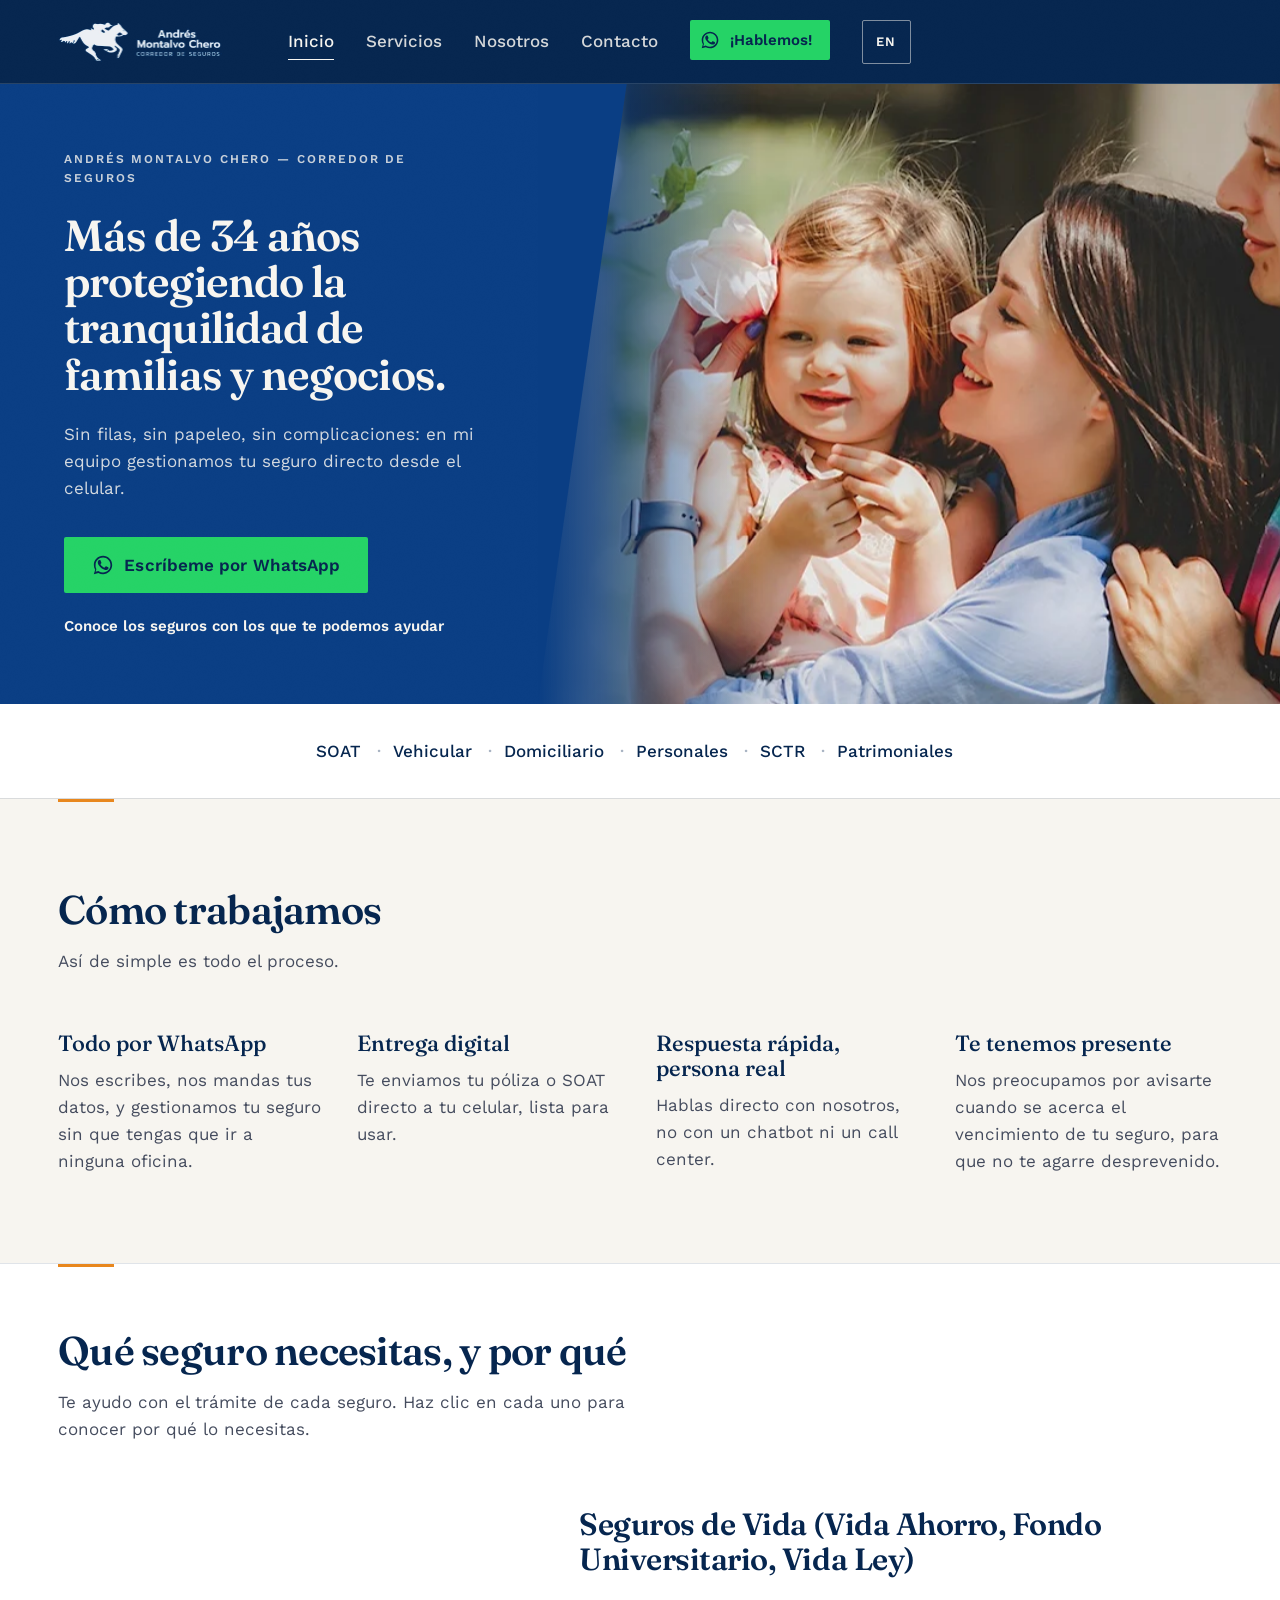
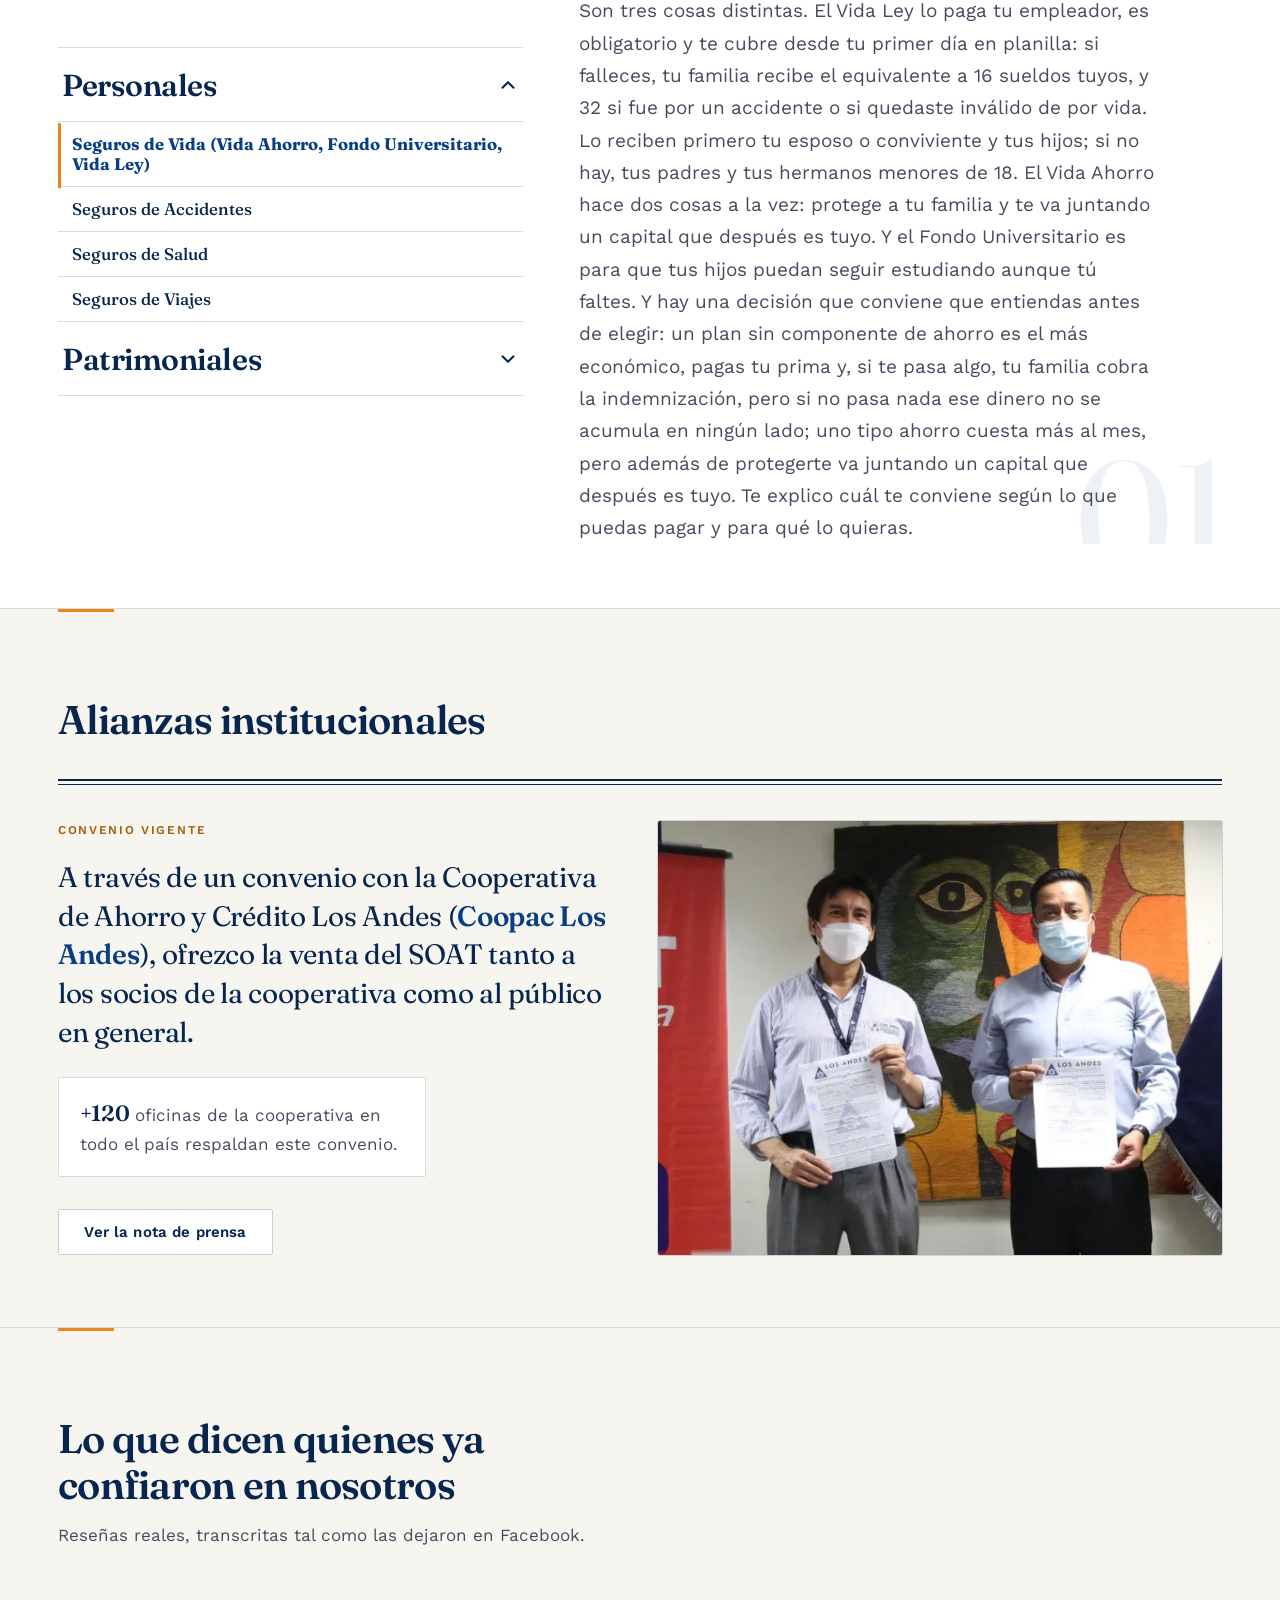
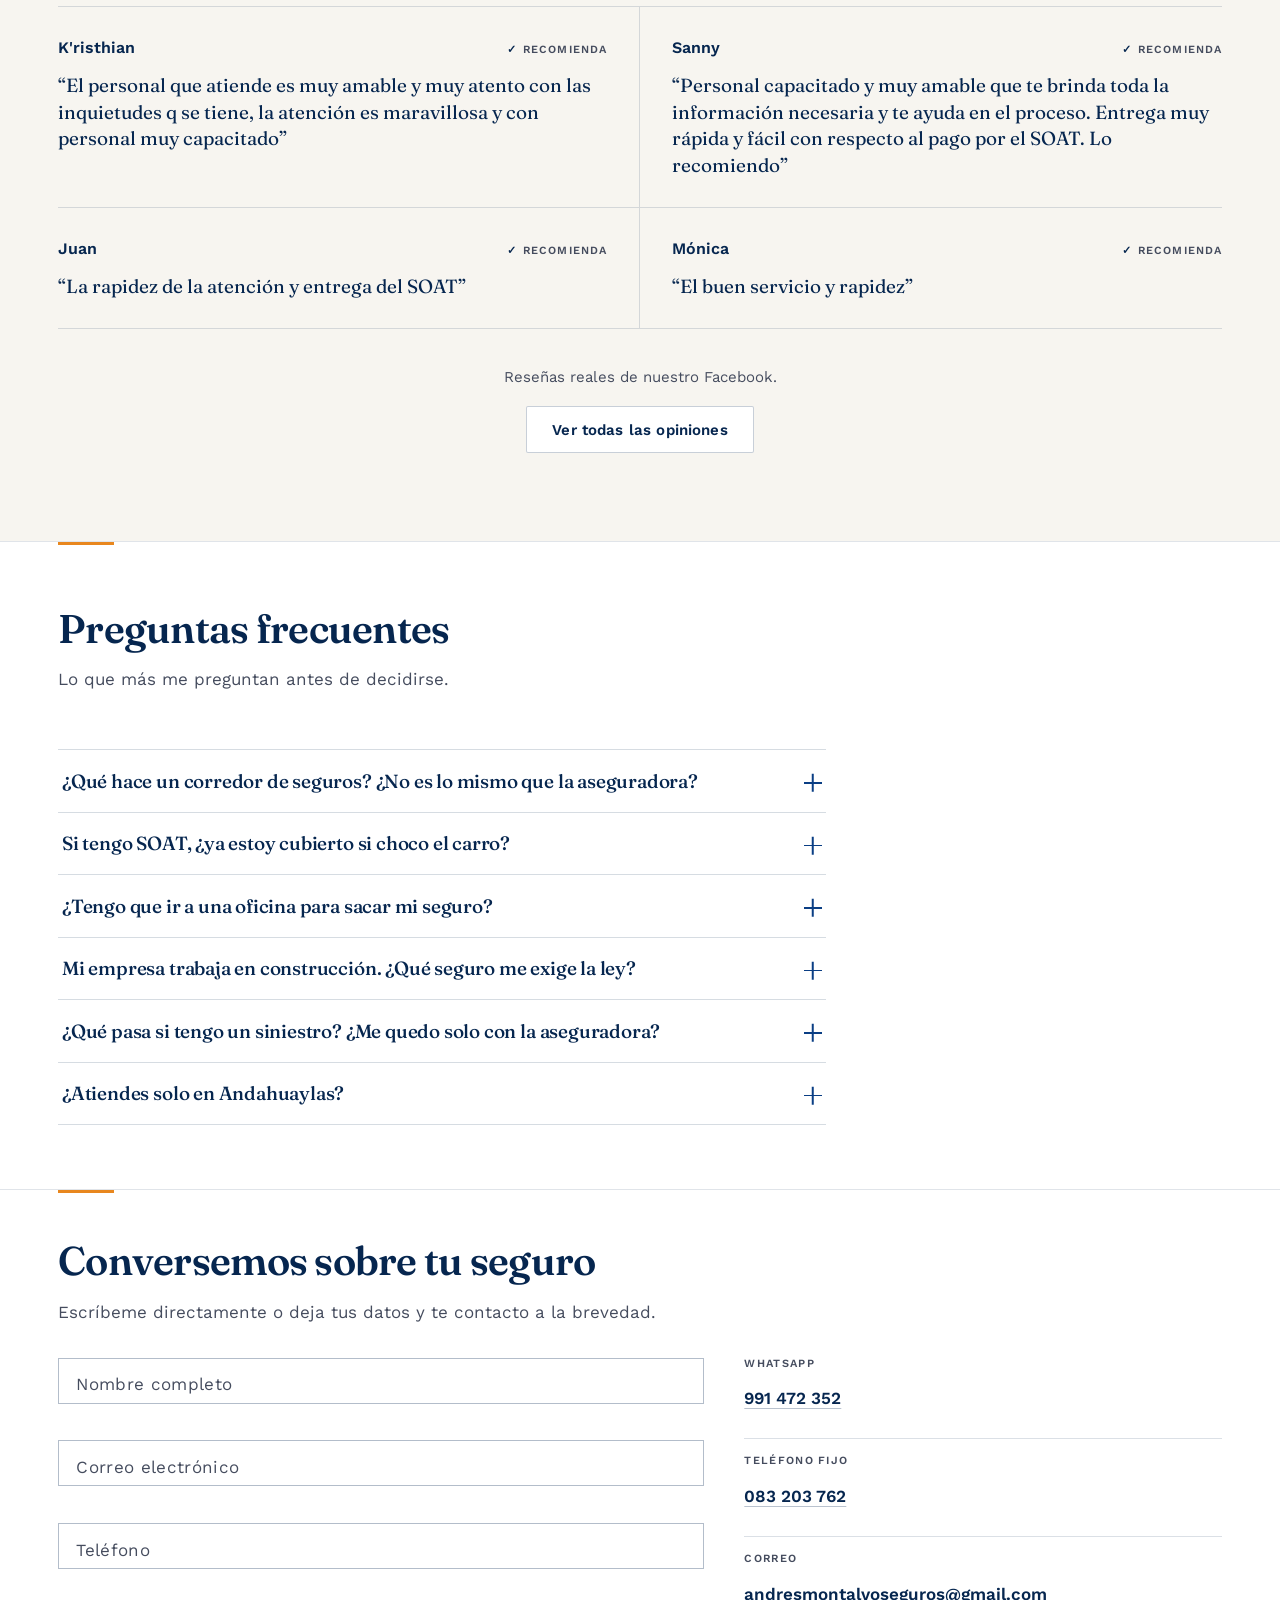
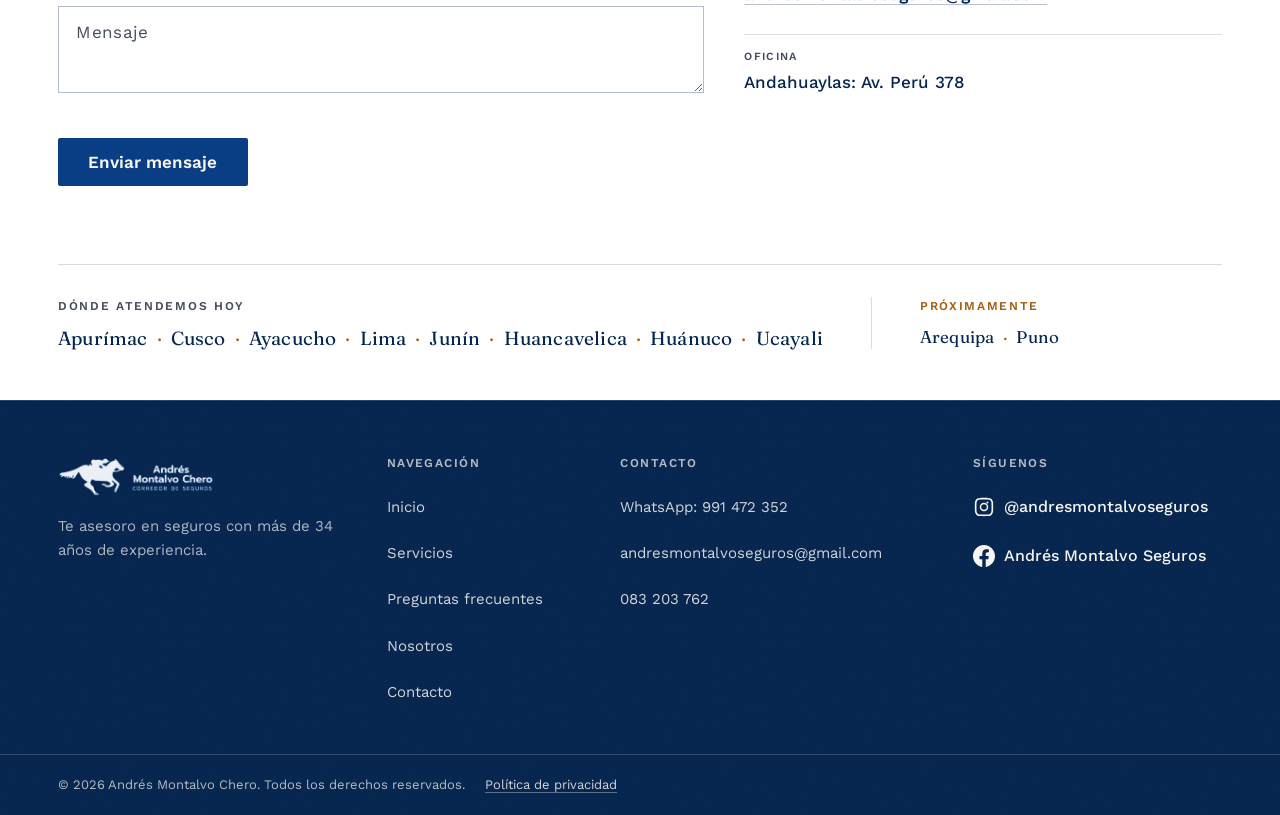
<file: index.html>
<!DOCTYPE html>
<html lang="es">
<head>
<meta charset="UTF-8">
<meta name="viewport" content="width=device-width, initial-scale=1.0">
<title>Andrés Montalvo Chero | Corredor de Seguros en Andahuaylas y Lima</title>
<meta name="description" content="Corredor de seguros con más de 34 años de experiencia: SOAT, vehicular, personales, patrimoniales y de ingeniería. Sede en Andahuaylas, atención en todo el Perú.">
<meta name="theme-color" content="#06264F">

<link rel="canonical" href="https://montalvoseguros.com.pe/">

<meta property="og:type" content="website">
<meta property="og:site_name" content="Andrés Montalvo Chero — Corredor de Seguros">
<meta property="og:title" content="Andrés Montalvo Chero | Corredor de Seguros">
<meta property="og:description" content="Asesoría cercana y personalizada en seguros: SOAT, seguro vehicular, seguros personales, patrimoniales y de ingeniería.">
<meta property="og:image" content="https://montalvoseguros.com.pe/assets/img/og-image.jpg">
<meta property="og:image:width" content="1200">
<meta property="og:image:height" content="630">
<meta property="og:image:alt" content="Andrés Montalvo Chero, corredor de seguros en Andahuaylas y Lima">
<meta property="og:url" content="https://montalvoseguros.com.pe/">
<meta property="og:locale" content="es_PE">

<meta name="twitter:card" content="summary_large_image">
<meta name="twitter:title" content="Andrés Montalvo Chero | Corredor de Seguros">
<meta name="twitter:description" content="Asesoría cercana y personalizada en seguros: SOAT, seguro vehicular, seguros personales, patrimoniales y de ingeniería.">
<meta name="twitter:image" content="https://montalvoseguros.com.pe/assets/img/og-image.jpg">
<meta name="twitter:image:alt" content="Andrés Montalvo Chero, corredor de seguros en Andahuaylas y Lima">

<link rel="icon" type="image/png" href="assets/img/icono-caballo-azul.png">
<link rel="apple-touch-icon" href="assets/img/icono-caballo-azul.png">

<link rel="preconnect" href="https://fonts.googleapis.com">
<link rel="preconnect" href="https://fonts.gstatic.com" crossorigin>
<link href="https://fonts.googleapis.com/css2?family=Fraunces:SOFT,WONK,opsz,wght@0..100,0..1,9..144,300..700&family=Work+Sans:wght@400;500;600&display=swap" rel="stylesheet">

<link rel="stylesheet" href="assets/css/styles.css">
</head>
<body data-title-es="Andrés Montalvo Chero | Corredor de Seguros en Andahuaylas y Lima" data-title-en="Andrés Montalvo Chero | Insurance Broker in Andahuaylas &amp; Lima">

<a class="skip-link" href="#contenido" data-es="Saltar al contenido" data-en="Skip to content">Saltar al contenido</a>

<header class="site-header">
  <a href="#inicio" class="brand" aria-label="Andrés Montalvo Chero, corredor de seguros - ir al inicio">
    <img src="assets/img/logo-blanco.png" alt="Andrés Montalvo Chero, corredor de seguros" class="brand-logo">
  </a>

  <div class="header-inner">
    <button class="nav-toggle" id="nav-toggle" aria-expanded="false" aria-controls="nav-menu" aria-label="Abrir menú de navegación">
      <span></span><span></span><span></span>
    </button>

    <nav class="nav-menu" id="nav-menu">
      <button type="button" class="nav-close" id="nav-close" data-aria-es="Cerrar menú" data-aria-en="Close menu" aria-label="Cerrar menú">
        <span class="nav-close-mark" aria-hidden="true"></span>
      </button>

      <div class="nav-panel-head" aria-hidden="true">
        <img src="assets/img/logo-blanco.png" alt="" class="nav-panel-logo">
      </div>

      <div class="nav-links">
        <a href="#inicio" class="nav-link" data-section="inicio"><span class="nav-link-num" aria-hidden="true">01</span><span class="nav-link-text" data-es="Inicio" data-en="Home">Inicio</span></a>
      <a href="#servicios" class="nav-link" data-section="servicios"><span class="nav-link-num" aria-hidden="true">02</span><span class="nav-link-text" data-es="Servicios" data-en="Services">Servicios</span></a>
      <a href="sobre-nosotros.html" class="nav-link" data-section="nosotros"><span class="nav-link-num" aria-hidden="true">03</span><span class="nav-link-text" data-es="Nosotros" data-en="About">Nosotros</span></a>
      <a href="#contacto" class="nav-link" data-section="contacto"><span class="nav-link-num" aria-hidden="true">04</span><span class="nav-link-text" data-es="Contacto" data-en="Contact">Contacto</span></a>
      </div>

      <a href="https://wa.me/51991472352" target="_blank" rel="noopener noreferrer" class="nav-cta" data-aria-es="Escríbeme por WhatsApp" data-aria-en="Message me on WhatsApp" aria-label="Escríbeme por WhatsApp">
        <span class="nav-cta-icon"><svg viewBox="0 0 24 24" aria-hidden="true"><path fill="currentColor" d="M17.47 14.38c-.29-.15-1.71-.84-1.97-.94-.27-.1-.46-.15-.66.15-.19.29-.75.94-.92 1.13-.17.19-.34.22-.63.07-.29-.15-1.22-.45-2.32-1.43-.86-.77-1.44-1.71-1.61-2-.17-.29-.02-.45.13-.6.13-.13.29-.34.44-.51.15-.17.19-.29.29-.48.1-.19.05-.36-.02-.51-.07-.15-.66-1.59-.9-2.18-.24-.57-.48-.49-.66-.5h-.56c-.19 0-.51.07-.78.36-.27.29-1.02 1-1.02 2.43 0 1.43 1.04 2.82 1.19 3.01.15.19 2.05 3.13 4.97 4.39.69.3 1.23.48 1.65.61.69.22 1.32.19 1.82.11.55-.08 1.71-.7 1.95-1.37.24-.68.24-1.26.17-1.38-.07-.12-.26-.19-.55-.34z"/><path fill="currentColor" d="M12.02 2C6.5 2 2.02 6.48 2.02 12c0 1.87.5 3.62 1.44 5.13L2 22l4.98-1.4A9.96 9.96 0 0 0 12.02 22C17.53 22 22 17.52 22 12S17.53 2 12.02 2zm0 18.11c-1.68 0-3.29-.46-4.69-1.32l-.34-.2-3 .84.8-2.94-.22-.35A8.1 8.1 0 0 1 3.9 12c0-4.48 3.65-8.12 8.12-8.12S20.14 7.52 20.14 12s-3.65 8.11-8.12 8.11z"/></svg></span>
        <span class="nav-cta-label" data-es="¡Hablemos!" data-en="Let's talk!">¡Hablemos!</span>
      </a>
      <button type="button" class="lang-toggle" id="lang-toggle" aria-label="Cambiar idioma / Switch language">EN</button>
    </nav>
  </div>
</header>

<main id="contenido">

  <section class="hero" id="inicio">
    <div class="hero-copy">
      <p class="hero-byline">
        <span data-es="Andrés Montalvo Chero — Corredor de Seguros" data-en="Andrés Montalvo Chero — Insurance Broker">Andrés Montalvo Chero — Corredor de Seguros</span>
      </p>
      <h1 class="hero-title" id="hero-title" data-es="Más de 34 años protegiendo la tranquilidad de familias y negocios." data-en="More than 34 years protecting the peace of mind of families and businesses.">Más de 34 años protegiendo la tranquilidad de familias y negocios.</h1>
      <p class="hero-subtitle" data-es="Sin filas, sin papeleo, sin complicaciones: en mi equipo gestionamos tu seguro directo desde el celular." data-en="No lines, no paperwork, no hassle — my team and I handle your insurance right from your phone.">Sin filas, sin papeleo, sin complicaciones: en mi equipo gestionamos tu seguro directo desde el celular.</p>
      <div class="hero-actions">
        <a href="https://wa.me/51991472352?text=Hola%20Andrés%2C%20quisiera%20información%20sobre%20un%20seguro" target="_blank" rel="noopener noreferrer" class="btn-whatsapp">
          <svg viewBox="0 0 24 24" class="icon-whatsapp" aria-hidden="true"><path fill="currentColor" d="M17.47 14.38c-.29-.15-1.71-.84-1.97-.94-.27-.1-.46-.15-.66.15-.19.29-.75.94-.92 1.13-.17.19-.34.22-.63.07-.29-.15-1.22-.45-2.32-1.43-.86-.77-1.44-1.71-1.61-2-.17-.29-.02-.45.13-.6.13-.13.29-.34.44-.51.15-.17.19-.29.29-.48.1-.19.05-.36-.02-.51-.07-.15-.66-1.59-.9-2.18-.24-.57-.48-.49-.66-.5h-.56c-.19 0-.51.07-.78.36-.27.29-1.02 1-1.02 2.43 0 1.43 1.04 2.82 1.19 3.01.15.19 2.05 3.13 4.97 4.39.69.3 1.23.48 1.65.61.69.22 1.32.19 1.82.11.55-.08 1.71-.7 1.95-1.37.24-.68.24-1.26.17-1.38-.07-.12-.26-.19-.55-.34z"/><path fill="currentColor" d="M12.02 2C6.5 2 2.02 6.48 2.02 12c0 1.87.5 3.62 1.44 5.13L2 22l4.98-1.4A9.96 9.96 0 0 0 12.02 22C17.53 22 22 17.52 22 12S17.53 2 12.02 2zm0 18.11c-1.68 0-3.29-.46-4.69-1.32l-.34-.2-3 .84.8-2.94-.22-.35A8.1 8.1 0 0 1 3.9 12c0-4.48 3.65-8.12 8.12-8.12S20.14 7.52 20.14 12s-3.65 8.11-8.12 8.11z"/></svg>
          <span data-es="Escríbeme por WhatsApp" data-en="Message me on WhatsApp">Escríbeme por WhatsApp</span>
        </a>
        <a href="#servicios" class="text-link hero-link" data-es="Conoce los seguros con los que te podemos ayudar" data-en="See the coverage we can help you with">Conoce los seguros con los que te podemos ayudar</a>
      </div>
    </div>
    <div class="hero-photo">
      <div class="hero-photo-inner">
        <img src="assets/img/hero-familia.webp" alt="Familia sonriendo al aire libre, protegida y tranquila" width="1280" height="600" fetchpriority="high" decoding="async">
      </div>
    </div>
  </section>

  <section class="cobertura-resumen" id="cobertura-resumen">
    <div class="section-inner">
      <ul class="cobertura-resumen-list">
        <li data-es="SOAT" data-en="SOAT">SOAT</li>
        <li data-es="Vehicular" data-en="Vehicle">Vehicular</li>
        <li data-es="Domiciliario" data-en="Home">Domiciliario</li>
        <li data-es="Personales" data-en="Personal">Personales</li>
        <li data-es="SCTR" data-en="SCTR">SCTR</li>
        <li data-es="Patrimoniales" data-en="Property">Patrimoniales</li>
      </ul>
    </div>
  </section>

  <section class="como-trabajamos section-mark">
    <div class="section-inner">
      <div class="section-head">
        <h2 data-es="Cómo trabajamos" data-en="How we work">Cómo trabajamos</h2>
        <p data-es="Así de simple es todo el proceso." data-en="This is how simple the whole process is.">Así de simple es todo el proceso.</p>
      </div>

      <div class="como-trabajamos-grid">
        <div class="como-trabajamos-item">
          <h3 data-es="Todo por WhatsApp" data-en="Everything by WhatsApp">Todo por WhatsApp</h3>
          <p data-es="Nos escribes, nos mandas tus datos, y gestionamos tu seguro sin que tengas que ir a ninguna oficina." data-en="You message us, send us your details, and we handle your policy without you having to visit any office.">Nos escribes, nos mandas tus datos, y gestionamos tu seguro sin que tengas que ir a ninguna oficina.</p>
        </div>
        <div class="como-trabajamos-item">
          <h3 data-es="Entrega digital" data-en="Digital delivery">Entrega digital</h3>
          <p data-es="Te enviamos tu póliza o SOAT directo a tu celular, lista para usar." data-en="We send your policy or SOAT straight to your phone, ready to use.">Te enviamos tu póliza o SOAT directo a tu celular, lista para usar.</p>
        </div>
        <div class="como-trabajamos-item">
          <h3 data-es="Respuesta rápida, persona real" data-en="Real person, fast reply">Respuesta rápida, persona real</h3>
          <p data-es="Hablas directo con nosotros, no con un chatbot ni un call center." data-en="You talk directly with us, not a chatbot or a call center.">Hablas directo con nosotros, no con un chatbot ni un call center.</p>
        </div>
        <div class="como-trabajamos-item">
          <h3 data-es="Te tenemos presente" data-en="We keep you in mind">Te tenemos presente</h3>
          <p data-es="Nos preocupamos por avisarte cuando se acerca el vencimiento de tu seguro, para que no te agarre desprevenido." data-en="We make it a point to let you know as your policy's renewal date gets close, so it doesn't catch you off guard.">Nos preocupamos por avisarte cuando se acerca el vencimiento de tu seguro, para que no te agarre desprevenido.</p>
        </div>
      </div>
    </div>
  </section>

  <section class="servicios section-mark" id="servicios">
    <div class="section-inner">
      <div class="section-head">
        <h2 data-es="Qué seguro necesitas, y por qué" data-en="Which insurance you need, and why">Qué seguro necesitas, y por qué</h2>
        <p data-es="Te ayudo con el trámite de cada seguro. Haz clic en cada uno para conocer por qué lo necesitas." data-en="I'll help you through the paperwork for each policy. Click on each one to learn why you need it.">Te ayudo con el trámite de cada seguro. Haz clic en cada uno para conocer por qué lo necesitas.</p>
      </div>

      <div class="servicios-index" id="servicios-index">
        <div class="servicios-list-wrap">
          <span class="servicios-accent-bar" id="servicios-accent-bar" aria-hidden="true"></span>

          <div class="servicio-group is-open" data-group="personales">
            <button type="button" class="servicio-group-header" aria-expanded="true" aria-controls="servicio-group-panel-personales" id="servicio-group-trigger-personales">
              <span class="servicio-group-title" data-es="Personales" data-en="Personal">Personales</span>
              <svg class="servicio-group-chevron" viewBox="0 0 16 16" aria-hidden="true"><path d="M4 6l4 4 4-4" fill="none" stroke="currentColor" stroke-width="1.5" stroke-linecap="round" stroke-linejoin="round"/></svg>
            </button>
            <div class="servicio-group-panel" id="servicio-group-panel-personales" role="region" aria-labelledby="servicio-group-trigger-personales">
              <div class="servicio-group-panel-inner">
                <ul class="servicio-group-list">
                  <li class="servicio-item" data-index="0">
                    <button type="button" class="servicio-trigger" aria-expanded="false" aria-controls="servicio-mobile-0" id="servicio-trigger-0">
                      <span class="servicio-name" data-es="Seguros de Vida (Vida Ahorro, Fondo Universitario, Vida Ley)" data-en="Life Insurance (Vida Ahorro, Fondo Universitario, Vida Ley)">Seguros de Vida (Vida Ahorro, Fondo Universitario, Vida Ley)</span>
                    </button>
                    <div class="servicio-panel-mobile" id="servicio-mobile-0" role="region" aria-labelledby="servicio-trigger-0" aria-hidden="true">
                      <div class="servicio-panel-mobile-inner">
                        <p data-es="Son tres cosas distintas. El Vida Ley lo paga tu empleador, es obligatorio y te cubre desde tu primer día en planilla: si falleces, tu familia recibe el equivalente a 16 sueldos tuyos, y 32 si fue por un accidente o si quedaste inválido de por vida. Lo reciben primero tu esposo o conviviente y tus hijos; si no hay, tus padres y tus hermanos menores de 18. El Vida Ahorro hace dos cosas a la vez: protege a tu familia y te va juntando un capital que después es tuyo. Y el Fondo Universitario es para que tus hijos puedan seguir estudiando aunque tú faltes. Y hay una decisión que conviene que entiendas antes de elegir: un plan sin componente de ahorro es el más económico, pagas tu prima y, si te pasa algo, tu familia cobra la indemnización, pero si no pasa nada ese dinero no se acumula en ningún lado; uno tipo ahorro cuesta más al mes, pero además de protegerte va juntando un capital que después es tuyo. Te explico cuál te conviene según lo que puedas pagar y para qué lo quieras." data-en="These are three different things. Vida Ley is paid by your employer, it is mandatory, and it covers you from your first day on the payroll: if you die, your family receives the equivalent of 16 of your salaries, or 32 if it was an accident or you were left permanently disabled. Your spouse or partner and your children get it first; if there are none, your parents and your siblings under 18. Vida Ahorro does two things at once: it protects your family and builds up savings that later belong to you. And Fondo Universitario is so your children can keep studying even if you are gone. And there is one decision worth understanding before you choose: a plan with no savings component is the cheapest one — you pay your premium and, if something happens to you, your family collects the payout, but if nothing happens that money does not build up anywhere; a savings-type plan costs more each month, but on top of protecting you it builds up capital that later belongs to you. I will explain which one suits you based on what you can pay and what you want it for.">Son tres cosas distintas. El Vida Ley lo paga tu empleador, es obligatorio y te cubre desde tu primer día en planilla: si falleces, tu familia recibe el equivalente a 16 sueldos tuyos, y 32 si fue por un accidente o si quedaste inválido de por vida. Lo reciben primero tu esposo o conviviente y tus hijos; si no hay, tus padres y tus hermanos menores de 18. El Vida Ahorro hace dos cosas a la vez: protege a tu familia y te va juntando un capital que después es tuyo. Y el Fondo Universitario es para que tus hijos puedan seguir estudiando aunque tú faltes. Y hay una decisión que conviene que entiendas antes de elegir: un plan sin componente de ahorro es el más económico, pagas tu prima y, si te pasa algo, tu familia cobra la indemnización, pero si no pasa nada ese dinero no se acumula en ningún lado; uno tipo ahorro cuesta más al mes, pero además de protegerte va juntando un capital que después es tuyo. Te explico cuál te conviene según lo que puedas pagar y para qué lo quieras.</p>
                      </div>
                    </div>
                  </li>

                  <li class="servicio-item" data-index="1">
                    <button type="button" class="servicio-trigger" aria-expanded="false" aria-controls="servicio-mobile-1" id="servicio-trigger-1">
                      <span class="servicio-name" data-es="Seguros de Accidentes" data-en="Accident Insurance">Seguros de Accidentes</span>
                    </button>
                    <div class="servicio-panel-mobile" id="servicio-mobile-1" role="region" aria-labelledby="servicio-trigger-1" aria-hidden="true">
                      <div class="servicio-panel-mobile-inner">
                        <p data-es="Un accidente no avisa. Si tienes uno, este seguro paga los gastos médicos y te entrega un dinero si quedas inválido, sea para siempre o solo en parte. Si el accidente es fatal, ese dinero va a tu familia. Vale las 24 horas, todos los días: en el trabajo, en la calle o en tu propia casa." data-en="An accident gives you no warning. If you have one, this insurance pays the medical costs and hands you money if you are left disabled, whether permanently or only partly. If the accident is fatal, that money goes to your family. It applies 24 hours a day, every day: at work, on the street, or in your own home.">Un accidente no avisa. Si tienes uno, este seguro paga los gastos médicos y te entrega un dinero si quedas inválido, sea para siempre o solo en parte. Si el accidente es fatal, ese dinero va a tu familia. Vale las 24 horas, todos los días: en el trabajo, en la calle o en tu propia casa.</p>
                      </div>
                    </div>
                  </li>

                  <li class="servicio-item" data-index="2">
                    <button type="button" class="servicio-trigger" aria-expanded="false" aria-controls="servicio-mobile-2" id="servicio-trigger-2">
                      <span class="servicio-name" data-es="Seguros de Salud" data-en="Health Insurance">Seguros de Salud</span>
                    </button>
                    <div class="servicio-panel-mobile" id="servicio-mobile-2" role="region" aria-labelledby="servicio-trigger-2" aria-hidden="true">
                      <div class="servicio-panel-mobile-inner">
                        <p data-es="Es para atenderte en clínica privada sin que la cuenta te asuste. Cubre tus consultas con el doctor, los medicamentos, y si hay que operarte o quedarte internado, también. La idea es que cuando te enfermes pienses en curarte y no en cuánto va a costar. Te ayudo a ver qué plan te conviene según lo que de verdad vas a usar." data-en="This one is so you can get treated at a private clinic without the bill scaring you. It covers your doctor visits, your medication, and if you need surgery or a hospital stay, that too. The idea is that when you get sick you think about getting better, not about what it will cost. I will help you work out which plan makes sense for what you will actually use.">Es para atenderte en clínica privada sin que la cuenta te asuste. Cubre tus consultas con el doctor, los medicamentos, y si hay que operarte o quedarte internado, también. La idea es que cuando te enfermes pienses en curarte y no en cuánto va a costar. Te ayudo a ver qué plan te conviene según lo que de verdad vas a usar.</p>
                      </div>
                    </div>
                  </li>

                  <li class="servicio-item" data-index="3">
                    <button type="button" class="servicio-trigger" aria-expanded="false" aria-controls="servicio-mobile-3" id="servicio-trigger-3">
                      <span class="servicio-name" data-es="Seguros de Viajes" data-en="Travel Insurance">Seguros de Viajes</span>
                    </button>
                    <div class="servicio-panel-mobile" id="servicio-mobile-3" role="region" aria-labelledby="servicio-trigger-3" aria-hidden="true">
                      <div class="servicio-panel-mobile-inner">
                        <p data-es="Es el que te acompaña cuando sales del país. Si te enfermas o tienes un accidente durante el viaje, cubre la atención médica allá, que es donde una consulta de emergencia te puede costar lo que no imaginas. Si la cosa es grave, cubre también los gastos de repatriación para traerte de vuelta. Y según el plan que tomes, entran además la cancelación del vuelo o la pérdida de tu equipaje. Dime a dónde viajas y por cuántos días, y vemos qué plan te conviene." data-en="This is the one that goes with you when you leave the country. If you fall ill or have an accident during the trip, it covers your medical care over there, where an emergency visit can cost you more than you would imagine. If it is serious, it also covers repatriation costs to bring you back. And depending on the plan you take, flight cancellation or lost luggage are included too. Tell me where you are traveling and for how many days, and we will work out which plan suits you.">Es el que te acompaña cuando sales del país. Si te enfermas o tienes un accidente durante el viaje, cubre la atención médica allá, que es donde una consulta de emergencia te puede costar lo que no imaginas. Si la cosa es grave, cubre también los gastos de repatriación para traerte de vuelta. Y según el plan que tomes, entran además la cancelación del vuelo o la pérdida de tu equipaje. Dime a dónde viajas y por cuántos días, y vemos qué plan te conviene.</p>
                      </div>
                    </div>
                  </li>
                </ul>
              </div>
            </div>
          </div>

          <div class="servicio-group" data-group="patrimoniales">
            <button type="button" class="servicio-group-header" aria-expanded="false" aria-controls="servicio-group-panel-patrimoniales" id="servicio-group-trigger-patrimoniales">
              <span class="servicio-group-title" data-es="Patrimoniales" data-en="Property">Patrimoniales</span>
              <svg class="servicio-group-chevron" viewBox="0 0 16 16" aria-hidden="true"><path d="M4 6l4 4 4-4" fill="none" stroke="currentColor" stroke-width="1.5" stroke-linecap="round" stroke-linejoin="round"/></svg>
            </button>
            <div class="servicio-group-panel" id="servicio-group-panel-patrimoniales" role="region" aria-labelledby="servicio-group-trigger-patrimoniales">
              <div class="servicio-group-panel-inner">
                <h3 class="servicio-subheading" data-es="Casa y local" data-en="Home and premises">Casa y local</h3>
                <ul class="servicio-group-list">
                  <li class="servicio-item" data-index="4">
                    <button type="button" class="servicio-trigger" aria-expanded="false" aria-controls="servicio-mobile-4" id="servicio-trigger-4">
                      <span class="servicio-name" data-es="Seguro Domiciliario" data-en="Home Insurance">Seguro Domiciliario</span>
                    </button>
                    <div class="servicio-panel-mobile" id="servicio-mobile-4" role="region" aria-labelledby="servicio-trigger-4" aria-hidden="true">
                      <div class="servicio-panel-mobile-inner">
                        <p data-es="Tu casa es probablemente lo que más te ha costado en la vida. Este seguro la cubre si se incendia, si tiembla, si se inunda, si se rompe una tubería o si entran a robarte a la fuerza. También cubre el daño que le hagas a otro sin querer: si una fuga tuya termina malogrando el departamento del vecino, eso lo paga el seguro y no tu bolsillo." data-en="Your home is probably the most expensive thing you will ever own. This insurance covers it if there is a fire, an earthquake, a flood, a burst pipe, or if someone breaks in. It also covers damage you cause someone else by accident: if a leak at your place ends up ruining your neighbor's flat, the insurance pays for that, not you.">Tu casa es probablemente lo que más te ha costado en la vida. Este seguro la cubre si se incendia, si tiembla, si se inunda, si se rompe una tubería o si entran a robarte a la fuerza. También cubre el daño que le hagas a otro sin querer: si una fuga tuya termina malogrando el departamento del vecino, eso lo paga el seguro y no tu bolsillo.</p>
                      </div>
                    </div>
                  </li>

                  <li class="servicio-item" data-index="5">
                    <button type="button" class="servicio-trigger" aria-expanded="false" aria-controls="servicio-mobile-5" id="servicio-trigger-5">
                      <span class="servicio-name" data-es="Seguro para Oficinas" data-en="Office Insurance">Seguro para Oficinas</span>
                    </button>
                    <div class="servicio-panel-mobile" id="servicio-mobile-5" role="region" aria-labelledby="servicio-trigger-5" aria-hidden="true">
                      <div class="servicio-panel-mobile-inner">
                        <p data-es="Piensa en todo lo que hay dentro de tu oficina: computadoras, muebles, documentos. Este seguro los cubre si hay un incendio, si entran a robar, si se inunda o si tiembla. Y normalmente también cubre lo que le pase a la gente que entra: si un cliente se resbala y se lastima adentro, no lo terminas pagando tú." data-en="Think about everything inside your office: computers, furniture, paperwork. This insurance covers it if there is a fire, a break-in, a flood, or an earthquake. And it usually also covers what happens to the people who walk in: if a client slips and gets hurt on your premises, you are not the one left paying.">Piensa en todo lo que hay dentro de tu oficina: computadoras, muebles, documentos. Este seguro los cubre si hay un incendio, si entran a robar, si se inunda o si tiembla. Y normalmente también cubre lo que le pase a la gente que entra: si un cliente se resbala y se lastima adentro, no lo terminas pagando tú.</p>
                      </div>
                    </div>
                  </li>

                  <li class="servicio-item" data-index="6">
                    <button type="button" class="servicio-trigger" aria-expanded="false" aria-controls="servicio-mobile-6" id="servicio-trigger-6">
                      <span class="servicio-name" data-es="Seguro para Negocios" data-en="Business Insurance">Seguro para Negocios</span>
                    </button>
                    <div class="servicio-panel-mobile" id="servicio-mobile-6" role="region" aria-labelledby="servicio-trigger-6" aria-hidden="true">
                      <div class="servicio-panel-mobile-inner">
                        <p data-es="Es un seguro que junta varias protecciones en una sola. Cubre incendio, asalto o robo, sismo, inundación o tubería rota, lunas rotas, y también destrozos si hay disturbios en la calle. Incluye algo que pocos esperan: si un trabajador que maneja tu plata te roba, eso también está cubierto. Y si tu negocio le causa un daño a un cliente, el seguro responde. Cuéntame de qué es tu negocio y armo la cobertura que te sirve." data-en="This is one policy that bundles several protections together. It covers fire, robbery or theft, earthquake, flooding or a burst pipe, broken windows, and damage from riots in the street. It includes something most people do not expect: if an employee who handles your money steals from you, that is covered too. And if your business causes harm to a customer, the insurance responds. Tell me what your business does and I will put together the coverage that fits.">Es un seguro que junta varias protecciones en una sola. Cubre incendio, asalto o robo, sismo, inundación o tubería rota, lunas rotas, y también destrozos si hay disturbios en la calle. Incluye algo que pocos esperan: si un trabajador que maneja tu plata te roba, eso también está cubierto. Y si tu negocio le causa un daño a un cliente, el seguro responde. Cuéntame de qué es tu negocio y armo la cobertura que te sirve.</p>
                      </div>
                    </div>
                  </li>
                </ul>

                <h3 class="servicio-subheading" data-es="Seguro vehicular" data-en="Vehicle insurance">Seguro vehicular</h3>
                <ul class="servicio-group-list">
                  <li class="servicio-item" data-index="7">
                    <button type="button" class="servicio-trigger" aria-expanded="false" aria-controls="servicio-mobile-7" id="servicio-trigger-7">
                      <span class="servicio-name" data-es="Seguro Contra Todo Riesgo" data-en="Comprehensive Vehicle Insurance">Seguro Contra Todo Riesgo</span>
                    </button>
                    <div class="servicio-panel-mobile" id="servicio-mobile-7" role="region" aria-labelledby="servicio-trigger-7" aria-hidden="true">
                      <div class="servicio-panel-mobile-inner">
                        <p data-es="Este es el que cubre tu carro. Si chocas, si te lo roban entero, si te roban una pieza, si te rompen una luna, si te lo rayan o si el clima lo malogra, entra. También cubre el daño que le hagas a otro carro o a una persona, y te manda grúa y auxilio mecánico si quedas varado. Ojo con esto: es distinto del SOAT, y lo ideal es tener los dos." data-en="This is the one that covers your car. If you crash, if it gets stolen whole, if someone takes a part off it, if a window gets smashed, if it gets keyed, or if the weather wrecks it, it is covered. It also covers damage you do to another car or to a person, and it sends a tow truck and roadside help if you break down. Careful with this one: it is not the same as SOAT, and ideally you have both.">Este es el que cubre tu carro. Si chocas, si te lo roban entero, si te roban una pieza, si te rompen una luna, si te lo rayan o si el clima lo malogra, entra. También cubre el daño que le hagas a otro carro o a una persona, y te manda grúa y auxilio mecánico si quedas varado. Ojo con esto: es distinto del SOAT, y lo ideal es tener los dos.</p>
                      </div>
                    </div>
                  </li>

                  <li class="servicio-item" data-index="8">
                    <button type="button" class="servicio-trigger" aria-expanded="false" aria-controls="servicio-mobile-8" id="servicio-trigger-8">
                      <span class="servicio-name">SOAT</span>
                    </button>
                    <div class="servicio-panel-mobile" id="servicio-mobile-8" role="region" aria-labelledby="servicio-trigger-8" aria-hidden="true">
                      <div class="servicio-panel-mobile-inner">
                        <p data-es="El SOAT es obligatorio: si manejas sin él, estás en falta. Sirve para una sola cosa, pero importante: si hay un accidente, paga la atención médica de los heridos. De todos, no solo tuya: los que iban contigo y también el peatón que se cruzó. Lo que no paga es tu carro abollado, y por eso no reemplaza al seguro vehicular. Te lo tramito y te llega al celular." data-en="SOAT is mandatory: drive without it and you are breaking the law. It does one thing, but an important one: if there is an accident, it pays for the medical care of anyone hurt. Everyone, not just you: whoever was riding with you and the pedestrian who stepped out too. What it does not pay for is your dented car, which is why it does not replace car insurance. I handle the paperwork and it reaches your phone.">El SOAT es obligatorio: si manejas sin él, estás en falta. Sirve para una sola cosa, pero importante: si hay un accidente, paga la atención médica de los heridos. De todos, no solo tuya: los que iban contigo y también el peatón que se cruzó. Lo que no paga es tu carro abollado, y por eso no reemplaza al seguro vehicular. Te lo tramito y te llega al celular.</p>
                      </div>
                    </div>
                  </li>
                </ul>

                <h3 class="servicio-subheading" data-es="Obras e ingeniería" data-en="Construction and engineering">Obras e ingeniería</h3>
                <ul class="servicio-group-list">
                  <li class="servicio-item" data-index="9">
                    <button type="button" class="servicio-trigger" aria-expanded="false" aria-controls="servicio-mobile-9" id="servicio-trigger-9">
                      <span class="servicio-name">Seguro CAR</span>
                    </button>
                    <div class="servicio-panel-mobile" id="servicio-mobile-9" role="region" aria-labelledby="servicio-trigger-9" aria-hidden="true">
                      <div class="servicio-panel-mobile-inner">
                        <p data-es="Es el seguro de la obra mientras se está construyendo. Cubre lo que ya levantaste, los materiales que tienes guardados en obra y las máquinas, si algo les pasa por accidente. Suma sismo, inundación, huelgas y terrorismo, y también responde si la obra le causa un daño a alguien de afuera. Es el que necesitas si eres contratista y estás construyendo. Un ejemplo concreto de eso último: si una excavación tuya termina agrietando la pared del vecino, es la responsabilidad civil que ya viene incluida en el CAR la que responde por ese daño." data-en="This is the insurance for a building project while it is going up. It covers what you have already built, the materials stored on site, and the machines, if something happens to them by accident. It adds earthquake, flooding, strikes, and terrorism, and it also responds if the project causes harm to someone outside it. This is the one you need if you are a contractor doing construction. A concrete example of that last part: if one of your excavations ends up cracking the neighbor's wall, it is the civil liability already included in CAR that answers for that damage.">Es el seguro de la obra mientras se está construyendo. Cubre lo que ya levantaste, los materiales que tienes guardados en obra y las máquinas, si algo les pasa por accidente. Suma sismo, inundación, huelgas y terrorismo, y también responde si la obra le causa un daño a alguien de afuera. Es el que necesitas si eres contratista y estás construyendo. Un ejemplo concreto de eso último: si una excavación tuya termina agrietando la pared del vecino, es la responsabilidad civil que ya viene incluida en el CAR la que responde por ese daño.</p>
                      </div>
                    </div>
                  </li>

                  <li class="servicio-item" data-index="10">
                    <button type="button" class="servicio-trigger" aria-expanded="false" aria-controls="servicio-mobile-10" id="servicio-trigger-10">
                      <span class="servicio-name">Seguro EAR</span>
                    </button>
                    <div class="servicio-panel-mobile" id="servicio-mobile-10" role="region" aria-labelledby="servicio-trigger-10" aria-hidden="true">
                      <div class="servicio-panel-mobile-inner">
                        <p data-es="Es prácticamente lo mismo que el CAR, pero para cuando no estás levantando un edificio sino instalando o montando maquinaria y plantas industriales. Mucha gente contrata el CAR pensando que le cubre el montaje, y no es así. Si tu trabajo es montar equipos, este es el tuyo, y te ayudo a no contratar el equivocado." data-en="It is basically the same as CAR, but for when you are not putting up a building, you are installing or assembling machinery and industrial plants. Plenty of people buy CAR assuming it covers assembly work, and it does not. If your work is erecting equipment, this is yours, and I will make sure you do not buy the wrong one.">Es prácticamente lo mismo que el CAR, pero para cuando no estás levantando un edificio sino instalando o montando maquinaria y plantas industriales. Mucha gente contrata el CAR pensando que le cubre el montaje, y no es así. Si tu trabajo es montar equipos, este es el tuyo, y te ayudo a no contratar el equivocado.</p>
                      </div>
                    </div>
                  </li>

                  <li class="servicio-item" data-index="11">
                    <button type="button" class="servicio-trigger" aria-expanded="false" aria-controls="servicio-mobile-11" id="servicio-trigger-11">
                      <span class="servicio-name">Seguro TREC</span>
                    </button>
                    <div class="servicio-panel-mobile" id="servicio-mobile-11" role="region" aria-labelledby="servicio-trigger-11" aria-hidden="true">
                      <div class="servicio-panel-mobile-inner">
                        <p data-es="Si trabajas con maquinaria pesada, como grúas o excavadoras, esto la cubre mientras está trabajando en obra: si se malogra por un accidente, si se incendia o si te la roban. Son máquinas caras, y sin seguro una sola pérdida te puede parar toda la obra." data-en="If you work with heavy machinery, things like cranes or excavators, this covers it while it is working on site: if it is damaged in an accident, if it catches fire, or if it gets stolen. These are expensive machines, and without insurance a single loss can bring your whole project to a stop.">Si trabajas con maquinaria pesada, como grúas o excavadoras, esto la cubre mientras está trabajando en obra: si se malogra por un accidente, si se incendia o si te la roban. Son máquinas caras, y sin seguro una sola pérdida te puede parar toda la obra.</p>
                      </div>
                    </div>
                  </li>

                  <li class="servicio-item" data-index="12">
                    <button type="button" class="servicio-trigger" aria-expanded="false" aria-controls="servicio-mobile-12" id="servicio-trigger-12">
                      <span class="servicio-name">Seguro SCTR</span>
                    </button>
                    <div class="servicio-panel-mobile" id="servicio-mobile-12" role="region" aria-labelledby="servicio-trigger-12" aria-hidden="true">
                      <div class="servicio-panel-mobile-inner">
                        <p data-es="Si tu empresa trabaja en algo riesgoso, como minería, construcción, maquinaria pesada, transporte de carga o pasajeros, agricultura, pesca o industria química, la ley te obliga a tener este seguro para tus trabajadores. Lo pagas tú como empleador y vale desde el primer día que entran. Son dos partes: una cubre la atención médica si alguien se accidenta o se enferma por el trabajo, sin tope de gasto; la otra le da una pensión si queda inválido, o a su familia si fallece, más los gastos del sepelio." data-en="If your company works in something risky, like mining, construction, heavy machinery, freight or passenger transport, farming, fishing, or chemicals, the law requires you to carry this insurance for your workers. You pay for it as the employer and it applies from their first day. It comes in two parts: one covers medical care if someone is hurt or falls ill because of the job, with no spending cap; the other pays them a pension if they are left disabled, or pays their family if they die, plus funeral costs.">Si tu empresa trabaja en algo riesgoso, como minería, construcción, maquinaria pesada, transporte de carga o pasajeros, agricultura, pesca o industria química, la ley te obliga a tener este seguro para tus trabajadores. Lo pagas tú como empleador y vale desde el primer día que entran. Son dos partes: una cubre la atención médica si alguien se accidenta o se enferma por el trabajo, sin tope de gasto; la otra le da una pensión si queda inválido, o a su familia si fallece, más los gastos del sepelio.</p>
                      </div>
                    </div>
                  </li>
                </ul>
              </div>
            </div>
          </div>
        </div>

        <div class="servicios-reading" id="servicios-reading">
          <span class="servicios-reading-number" id="servicios-reading-number" aria-hidden="true">01</span>
          <div class="servicios-reading-content" id="servicios-reading-content" aria-live="polite"></div>
        </div>
      </div>
    </div>
  </section>

  <!-- Alianzas: es el dato de credibilidad más fuerte del sitio (un convenio
       institucional verificable, con nota de prensa pública), así que se
       trata como tal y no como un párrafo al pie. El texto es el mismo que
       ya estaba verificado; lo que cambia es la jerarquía con que se
       presenta. -->
  <section class="alianzas section-mark">
    <div class="section-inner">
      <div class="section-head">
        <h2 data-es="Alianzas institucionales" data-en="Institutional partnerships">Alianzas institucionales</h2>
      </div>

      <div class="alianzas-constancia">
        <div class="alianzas-cuerpo">
          <p class="alianzas-eyebrow" data-es="Convenio vigente" data-en="Active agreement">Convenio vigente</p>

          <p class="alianzas-statement"><span data-es="A través de un convenio con la Cooperativa de Ahorro y Crédito Los Andes (" data-en="Through an agreement with Cooperativa de Ahorro y Crédito Los Andes (">A través de un convenio con la Cooperativa de Ahorro y Crédito Los Andes (</span><span class="alianzas-nombre">Coopac Los Andes</span><span data-es="), ofrezco la venta del SOAT tanto a los socios de la cooperativa como al público en general." data-en="), I offer SOAT sales to both the cooperative's members and the general public.">), ofrezco la venta del SOAT tanto a los socios de la cooperativa como al público en general.</span></p>

          <p class="alianzas-dato"><span class="alianzas-dato-num">+120</span><span data-es=" oficinas de la cooperativa en todo el país respaldan este convenio." data-en=" offices of the cooperative across the country stand behind this agreement."> oficinas de la cooperativa en todo el país respaldan este convenio.</span></p>
        </div>

        <figure class="alianzas-foto">
          <img src="assets/img/convenio.webp" width="1100" height="462" loading="lazy" decoding="async" alt="Firma del convenio con Coopac Los Andes: Andrés Montalvo, a la derecha, junto a un representante de la cooperativa, sosteniendo cada uno el documento firmado, con el estandarte de la cooperativa y un banner de SOAT de La Positiva al fondo.">
        </figure>

        <a href="https://cooperativalosandes.com.pe/coopac-los-andes-firma-convenio-para-ofrecer-el-servicio-de-venta-de-del-seguro-obligatorio-de-accidentes-de-tr-nsito-8211-soat" target="_blank" rel="noopener noreferrer" class="btn-pill">
          <span class="btn-pill-inner">
            <span data-es="Ver la nota de prensa" data-en="See the press release">Ver la nota de prensa</span>
          </span>
        </a>
    </div>
  </section>

  <section class="testimonios section-mark">
    <div class="section-inner">
      <div class="section-head">
        <h2 data-es="Lo que dicen quienes ya confiaron en nosotros" data-en="What people who already trusted us have to say">Lo que dicen quienes ya confiaron en nosotros</h2>
        <p data-es="Reseñas reales, transcritas tal como las dejaron en Facebook." data-en="Real reviews, transcribed exactly as people left them on Facebook.">Reseñas reales, transcritas tal como las dejaron en Facebook.</p>
      </div>

      <!-- Las citas van siempre en español: son transcripción literal de lo que
           cada persona escribió en Facebook, no contenido editorial del sitio,
           así que no se traducen al cambiar de idioma. Facebook no usa un
           sistema de estrellas para este tipo de reseña ("recomienda" es
           binario), así que aquí tampoco se inventan estrellas: solo el
           check que replica ese "recomienda" real. -->

      <!-- Reemplaza estos hrefs con el link real a cada reseña o a la página de Facebook -->
      <div class="testimonios-grid">
        <figure class="testimonio-card">
          <figcaption class="testimonio-card-head">
            <span class="testimonio-name">K'risthian</span>
            <span class="testimonio-badge"><span class="testimonio-check" aria-hidden="true">&check;</span><span data-es="Recomienda" data-en="Recommends">Recomienda</span></span>
          </figcaption>
          <blockquote>
            <p>&ldquo;El personal que atiende es muy amable y muy atento con las inquietudes q se tiene, la atención es maravillosa y con personal muy capacitado&rdquo;</p>
          </blockquote>
        </figure>

        <figure class="testimonio-card">
          <figcaption class="testimonio-card-head">
            <span class="testimonio-name">Sanny</span>
            <span class="testimonio-badge"><span class="testimonio-check" aria-hidden="true">&check;</span><span data-es="Recomienda" data-en="Recommends">Recomienda</span></span>
          </figcaption>
          <blockquote>
            <p>&ldquo;Personal capacitado y muy amable que te brinda toda la información necesaria y te ayuda en el proceso. Entrega muy rápida y fácil con respecto al pago por el SOAT. Lo recomiendo&rdquo;</p>
          </blockquote>
        </figure>

        <figure class="testimonio-card">
          <figcaption class="testimonio-card-head">
            <span class="testimonio-name">Juan</span>
            <span class="testimonio-badge"><span class="testimonio-check" aria-hidden="true">&check;</span><span data-es="Recomienda" data-en="Recommends">Recomienda</span></span>
          </figcaption>
          <blockquote>
            <p>&ldquo;La rapidez de la atención y entrega del SOAT&rdquo;</p>
          </blockquote>
        </figure>

        <figure class="testimonio-card">
          <figcaption class="testimonio-card-head">
            <span class="testimonio-name">Mónica</span>
            <span class="testimonio-badge"><span class="testimonio-check" aria-hidden="true">&check;</span><span data-es="Recomienda" data-en="Recommends">Recomienda</span></span>
          </figcaption>
          <blockquote>
            <p>&ldquo;El buen servicio y rapidez&rdquo;</p>
          </blockquote>
        </figure>
      </div>

      <!-- Reemplaza este href con el link real a la página de Facebook -->
      <div class="testimonios-footer">
        <p><span data-es="Reseñas reales de nuestro Facebook." data-en="Real reviews from our Facebook.">Reseñas reales de nuestro Facebook.</span></p>
        <a href="https://www.facebook.com/andresmontalvoseguros" target="_blank" rel="noopener noreferrer" class="btn-pill">
          <span class="btn-pill-inner">
            <span data-es="Ver todas las opiniones" data-en="See all reviews">Ver todas las opiniones</span>
          </span>
        </a>
      </div>
    </div>
  </section>

  <!-- FAQ: cada respuesta se apoya únicamente en información que ya estaba
       verificada en el sitio (las descripciones de los 13 seguros, "Cómo
       trabajamos", y las secciones de sobre-nosotros.html). No se introduce
       ninguna cobertura, cifra ni condición nueva. -->
  <section class="faq section-mark" id="preguntas">
    <div class="section-inner">
      <div class="section-head">
        <h2 data-es="Preguntas frecuentes" data-en="Frequent questions">Preguntas frecuentes</h2>
        <p data-es="Lo que más me preguntan antes de decidirse." data-en="What people ask me most before deciding.">Lo que más me preguntan antes de decidirse.</p>
      </div>

      <div class="faq-list">
        <div class="faq-item">
          <h3 class="faq-question-heading">
            <button type="button" class="faq-trigger" id="faq-trigger-1" aria-expanded="false" aria-controls="faq-panel-1">
              <span class="faq-question" data-es="¿Qué hace un corredor de seguros? ¿No es lo mismo que la aseguradora?" data-en="What does an insurance broker do? Isn't that the same as the insurer?">¿Qué hace un corredor de seguros? ¿No es lo mismo que la aseguradora?</span>
              <span class="faq-icon" aria-hidden="true"></span>
            </button>
          </h3>
          <div class="faq-panel" id="faq-panel-1" role="region" aria-labelledby="faq-trigger-1">
            <div class="faq-panel-inner">
              <p data-es="No es lo mismo. La aseguradora es la compañía que emite la póliza; yo soy quien conoce el mercado completo —sus distintas compañías, coberturas y condiciones— y te asesora de forma imparcial para elegir entre varias opciones, no solo una. Un agente vinculado a una sola aseguradora solo puede ofrecerte lo que esa aseguradora vende." data-en="They are not the same. The insurer is the company that issues the policy; I am the one who knows the whole market — its different companies, coverages, and terms — and advises you impartially so you can choose among several options, not just one. An agent tied to a single insurer can only offer you what that insurer sells.">No es lo mismo. La aseguradora es la compañía que emite la póliza; yo soy quien conoce el mercado completo &mdash;sus distintas compañías, coberturas y condiciones&mdash; y te asesora de forma imparcial para elegir entre varias opciones, no solo una. Un agente vinculado a una sola aseguradora solo puede ofrecerte lo que esa aseguradora vende.</p>
            </div>
          </div>
        </div>

        <div class="faq-item">
          <h3 class="faq-question-heading">
            <button type="button" class="faq-trigger" id="faq-trigger-2" aria-expanded="false" aria-controls="faq-panel-2">
              <span class="faq-question" data-es="Si tengo SOAT, ¿ya estoy cubierto si choco el carro?" data-en="If I have SOAT, am I already covered if I crash my car?">Si tengo SOAT, ¿ya estoy cubierto si choco el carro?</span>
              <span class="faq-icon" aria-hidden="true"></span>
            </button>
          </h3>
          <div class="faq-panel" id="faq-panel-2" role="region" aria-labelledby="faq-trigger-2">
            <div class="faq-panel-inner">
              <p data-es="No. El SOAT es obligatorio y sirve para una sola cosa, pero importante: si hay un accidente, paga la atención médica de los heridos, de todos, no solo tuya. Lo que no paga es tu carro abollado. Para eso está el Seguro Contra Todo Riesgo, que cubre choque, robo total o de piezas, lunas rotas, rayones y daños por clima. Son cosas distintas, y lo ideal es tener las dos." data-en="No. SOAT is mandatory and does one thing, but an important one: if there is an accident, it pays for the medical care of anyone hurt — everyone, not just you. What it does not pay for is your dented car. That is what Comprehensive Vehicle Insurance is for: it covers crashes, full or partial theft, smashed windows, scratches, and weather damage. They are different things, and ideally you have both.">No. El SOAT es obligatorio y sirve para una sola cosa, pero importante: si hay un accidente, paga la atención médica de los heridos, de todos, no solo tuya. Lo que no paga es tu carro abollado. Para eso está el Seguro Contra Todo Riesgo, que cubre choque, robo total o de piezas, lunas rotas, rayones y daños por clima. Son cosas distintas, y lo ideal es tener las dos.</p>
            </div>
          </div>
        </div>

        <div class="faq-item">
          <h3 class="faq-question-heading">
            <button type="button" class="faq-trigger" id="faq-trigger-3" aria-expanded="false" aria-controls="faq-panel-3">
              <span class="faq-question" data-es="¿Tengo que ir a una oficina para sacar mi seguro?" data-en="Do I have to go to an office to get my insurance?">¿Tengo que ir a una oficina para sacar mi seguro?</span>
              <span class="faq-icon" aria-hidden="true"></span>
            </button>
          </h3>
          <div class="faq-panel" id="faq-panel-3" role="region" aria-labelledby="faq-trigger-3">
            <div class="faq-panel-inner">
              <p data-es="No hace falta. Me escribes, me mandas tus datos, y gestionamos tu seguro sin que tengas que ir a ninguna oficina. Tu póliza o tu SOAT te llegan al celular, listos para usar. Y hablas directo conmigo y con mi equipo, no con un chatbot ni un call center." data-en="You do not need to. You message me, send me your details, and we handle your policy without you having to visit any office. Your policy or SOAT reaches your phone, ready to use. And you talk directly with me and my team, not a chatbot or a call center.">No hace falta. Me escribes, me mandas tus datos, y gestionamos tu seguro sin que tengas que ir a ninguna oficina. Tu póliza o tu SOAT te llegan al celular, listos para usar. Y hablas directo conmigo y con mi equipo, no con un chatbot ni un call center.</p>
            </div>
          </div>
        </div>

        <div class="faq-item">
          <h3 class="faq-question-heading">
            <button type="button" class="faq-trigger" id="faq-trigger-4" aria-expanded="false" aria-controls="faq-panel-4">
              <span class="faq-question" data-es="Mi empresa trabaja en construcción. ¿Qué seguro me exige la ley?" data-en="My company works in construction. What insurance does the law require?">Mi empresa trabaja en construcción. ¿Qué seguro me exige la ley?</span>
              <span class="faq-icon" aria-hidden="true"></span>
            </button>
          </h3>
          <div class="faq-panel" id="faq-panel-4" role="region" aria-labelledby="faq-trigger-4">
            <div class="faq-panel-inner">
              <p data-es="El SCTR. Si tu empresa trabaja en algo riesgoso —minería, construcción, maquinaria pesada, transporte de carga o pasajeros, agricultura, pesca o industria química— la ley te obliga a tener este seguro para tus trabajadores. Lo pagas tú como empleador y vale desde el primer día que entran. Son dos partes: una cubre la atención médica si alguien se accidenta o se enferma por el trabajo, sin tope de gasto; la otra le da una pensión si queda inválido, o a su familia si fallece, más los gastos del sepelio." data-en="SCTR. If your company works in something risky — mining, construction, heavy machinery, freight or passenger transport, farming, fishing, or chemicals — the law requires you to carry this insurance for your workers. You pay for it as the employer and it applies from their first day. It comes in two parts: one covers medical care if someone is hurt or falls ill because of the job, with no spending cap; the other pays them a pension if they are left disabled, or pays their family if they die, plus funeral costs.">El SCTR. Si tu empresa trabaja en algo riesgoso &mdash;minería, construcción, maquinaria pesada, transporte de carga o pasajeros, agricultura, pesca o industria química&mdash; la ley te obliga a tener este seguro para tus trabajadores. Lo pagas tú como empleador y vale desde el primer día que entran. Son dos partes: una cubre la atención médica si alguien se accidenta o se enferma por el trabajo, sin tope de gasto; la otra le da una pensión si queda inválido, o a su familia si fallece, más los gastos del sepelio.</p>
            </div>
          </div>
        </div>

        <div class="faq-item">
          <h3 class="faq-question-heading">
            <button type="button" class="faq-trigger" id="faq-trigger-5" aria-expanded="false" aria-controls="faq-panel-5">
              <span class="faq-question" data-es="¿Qué pasa si tengo un siniestro? ¿Me quedo solo con la aseguradora?" data-en="What happens if I have a claim? Am I left alone with the insurer?">¿Qué pasa si tengo un siniestro? ¿Me quedo solo con la aseguradora?</span>
              <span class="faq-icon" aria-hidden="true"></span>
            </button>
          </h3>
          <div class="faq-panel" id="faq-panel-5" role="region" aria-labelledby="faq-trigger-5">
            <div class="faq-panel-inner">
              <p data-es="No. El momento más importante de un seguro no es la compra, es el reclamo, y ahí es justamente cuando estoy contigo: conozco el proceso, conozco a la aseguradora, y te acompaño de cerca hasta que tu caso se resuelve. Mi trabajo empieza antes de la firma y continúa durante toda la vigencia de tu póliza." data-en="No. The most important moment in insurance is not the purchase, it is the claim — and that is exactly when I am there with you: I know the process, I know the insurer, and I stay close until your case is resolved. My work starts before you sign and continues throughout the life of your policy.">No. El momento más importante de un seguro no es la compra, es el reclamo, y ahí es justamente cuando estoy contigo: conozco el proceso, conozco a la aseguradora, y te acompaño de cerca hasta que tu caso se resuelve. Mi trabajo empieza antes de la firma y continúa durante toda la vigencia de tu póliza.</p>
            </div>
          </div>
        </div>

        <div class="faq-item">
          <h3 class="faq-question-heading">
            <button type="button" class="faq-trigger" id="faq-trigger-6" aria-expanded="false" aria-controls="faq-panel-6">
              <span class="faq-question" data-es="¿Atiendes solo en Andahuaylas?" data-en="Do you only serve Andahuaylas?">¿Atiendes solo en Andahuaylas?</span>
              <span class="faq-icon" aria-hidden="true"></span>
            </button>
          </h3>
          <div class="faq-panel" id="faq-panel-6" role="region" aria-labelledby="faq-trigger-6">
            <div class="faq-panel-inner">
              <p data-es="Andahuaylas, en Apurímac, es mi sede principal, pero mi asesoría no se queda ahí. Atiendo en Apurímac, Cusco, Ayacucho, Lima, Junín y Huancavelica, además de Huánuco y Ucayali, de forma presencial y remota, con el mismo seguimiento cercano sin importar la distancia. Arequipa y Puno entran próximamente. Mi oficina está en Andahuaylas, Av. Perú 378." data-en="Andahuaylas, in Apurímac, is my main office, but my advisory work does not stop there. I serve Apurímac, Cusco, Ayacucho, Lima, Junín and Huancavelica, plus Huánuco and Ucayali, both in person and remotely, with the same close follow-up regardless of distance. Arequipa and Puno are coming soon. My office is in Andahuaylas, Av. Perú 378.">Andahuaylas, en Apurímac, es mi sede principal, pero mi asesoría no se queda ahí. Atiendo en Apurímac, Cusco, Ayacucho, Lima, Junín y Huancavelica, además de Huánuco y Ucayali, de forma presencial y remota, con el mismo seguimiento cercano sin importar la distancia. Arequipa y Puno entran próximamente. Mi oficina está en Andahuaylas, Av. Perú 378.</p>
            </div>
          </div>
        </div>
      </div>
    </div>
  </section>

  <section class="contacto section-mark" id="contacto">
    <div class="section-inner">
      <div class="section-head">
        <h2 data-es="Conversemos sobre tu seguro" data-en="Let's talk about your insurance">Conversemos sobre tu seguro</h2>
        <p data-es="Escríbeme directamente o deja tus datos y te contacto a la brevedad." data-en="Message me directly, or leave your details and I'll get back to you shortly.">Escríbeme directamente o deja tus datos y te contacto a la brevedad.</p>
      </div>

      <div class="contacto-grid">
        <form class="contact-form" id="contact-form" novalidate>
          <input type="hidden" name="subject" value="Nuevo contacto desde montalvoseguros.com.pe">
          <input type="hidden" name="from_name" value="Formulario Web - Montalvo Seguros">
          <!--
            El access_key de Web3Forms está diseñado para ser público: solo
            autoriza el envío de formularios hacia esta cuenta, no otorga
            lectura ni control sobre ella. Reemplaza el valor por tu access_key
            real de https://web3forms.com antes de publicar el sitio.
          -->
          <input type="hidden" name="access_key" value="TU_ACCESS_KEY_DE_WEB3FORMS">

          <div class="form-field">
            <input type="text" id="nombre" name="nombre" autocomplete="name" placeholder=" " required>
            <label for="nombre" data-es="Nombre completo" data-en="Full name">Nombre completo</label>
            <span class="field-error" id="error-nombre" role="alert"></span>
          </div>

          <div class="form-field">
            <input type="email" id="email" name="email" autocomplete="email" placeholder=" " required>
            <label for="email" data-es="Correo electrónico" data-en="Email address">Correo electrónico</label>
            <span class="field-error" id="error-email" role="alert"></span>
          </div>

          <div class="form-field">
            <input type="tel" id="telefono" name="telefono" autocomplete="tel" placeholder=" " required>
            <label for="telefono" data-es="Teléfono" data-en="Phone number">Teléfono</label>
            <span class="field-error" id="error-telefono" role="alert"></span>
          </div>

          <div class="form-field">
            <textarea id="mensaje" name="mensaje" rows="3" placeholder=" " required></textarea>
            <label for="mensaje" data-es="Mensaje" data-en="Message">Mensaje</label>
            <span class="field-error" id="error-mensaje" role="alert"></span>
          </div>

          <div class="honeypot-field" aria-hidden="true">
            <label for="empresa_web">No llenar este campo</label>
            <input type="text" id="empresa_web" name="empresa_web" tabindex="-1" autocomplete="off">
          </div>

          <button type="submit" class="btn-submit" id="btn-submit" data-es="Enviar mensaje" data-en="Send message">Enviar mensaje</button>
          <p class="form-status" id="form-status" role="status" aria-live="polite"></p>
        </form>

        <div class="contact-direct">
          <div class="direct-info">
            <h3>WhatsApp</h3>
            <p><a href="https://wa.me/51991472352" target="_blank" rel="noopener noreferrer">991 472 352</a></p>
          </div>

          <div class="direct-info">
            <h3 data-es="Teléfono fijo" data-en="Landline">Teléfono fijo</h3>
            <p><a href="tel:+5183203762">083 203 762</a></p>
          </div>

          <div class="direct-info">
            <h3 data-es="Correo" data-en="Email">Correo</h3>
            <p><a href="mailto:andresmontalvoseguros@gmail.com">andresmontalvoseguros@gmail.com</a></p>
          </div>

          <div class="direct-info">
            <h3 data-es="Oficina" data-en="Office">Oficina</h3>
            <p>Andahuaylas: Av. Perú 378</p>
          </div>
        </div>
      </div>

      <!-- Cobertura: vive junto a los datos de contacto y no en "Quiénes
           somos", porque la pregunta "¿atiende en mi zona?" se hace en el
           mismo momento que "¿cómo lo contacto?". A ancho completo y no
           dentro de la columna derecha: son ocho regiones y esa columna
           es de 0.85fr. -->
      <div class="cobertura-zonas">
        <div class="coverage-groups">
          <div class="coverage-group">
            <p class="coverage-label" data-es="Dónde atendemos hoy" data-en="Where we work today">Dónde atendemos hoy</p>
            <p class="coverage-list">Apurímac <span aria-hidden="true">&middot;</span> Cusco <span aria-hidden="true">&middot;</span> Ayacucho <span aria-hidden="true">&middot;</span> Lima <span aria-hidden="true">&middot;</span> Junín <span aria-hidden="true">&middot;</span> Huancavelica <span aria-hidden="true">&middot;</span> Huánuco <span aria-hidden="true">&middot;</span> Ucayali</p>
          </div>
          <div class="coverage-group coverage-group-soon">
            <p class="coverage-label" data-es="Próximamente" data-en="Coming soon">Próximamente</p>
            <p class="coverage-list">Arequipa <span aria-hidden="true">&middot;</span> Puno</p>
          </div>
        </div>
      </div>
    </div>
  </section>

</main>

<footer class="site-footer">
  <div class="section-inner footer-columns">
    <div class="footer-col footer-col-brand">
      <img src="assets/img/logo-blanco.png" alt="Andrés Montalvo Chero, corredor de seguros" class="footer-logo" loading="lazy">
      <p class="footer-tagline" data-es="Te asesoro en seguros con más de 34 años de experiencia." data-en="I've been advising on insurance for more than 34 years.">Te asesoro en seguros con más de 34 años de experiencia.</p>
    </div>

    <nav class="footer-col" aria-label="Navegación">
      <h3 class="footer-col-title" data-es="Navegación" data-en="Navigation">Navegación</h3>
      <div class="footer-links">
        <a href="#inicio" data-es="Inicio" data-en="Home">Inicio</a>
        <a href="#servicios" data-es="Servicios" data-en="Services">Servicios</a>
        <a href="#preguntas" data-es="Preguntas frecuentes" data-en="Frequent questions">Preguntas frecuentes</a>
        <a href="sobre-nosotros.html" data-es="Nosotros" data-en="About">Nosotros</a>
        <a href="#contacto" data-es="Contacto" data-en="Contact">Contacto</a>
      </div>
    </nav>

    <div class="footer-col">
      <h3 class="footer-col-title" data-es="Contacto" data-en="Contact">Contacto</h3>
      <div class="footer-links">
        <a href="https://wa.me/51991472352" target="_blank" rel="noopener noreferrer">WhatsApp: 991 472 352</a>
        <a href="mailto:andresmontalvoseguros@gmail.com">andresmontalvoseguros@gmail.com</a>
        <a href="tel:+5183203762">083 203 762</a>
      </div>
    </div>

    <div class="footer-col">
      <h3 class="footer-col-title" data-es="Síguenos" data-en="Follow">Síguenos</h3>
      <div class="footer-socials">
        <a href="https://instagram.com/andresmontalvoseguros" target="_blank" rel="noopener noreferrer" class="footer-social" aria-label="Andrés Montalvo Chero en Instagram">
          <svg viewBox="0 0 24 24" aria-hidden="true"><path fill="currentColor" d="M12 2c-2.72 0-3.06.01-4.12.06-1.06.05-1.79.22-2.43.47-.66.26-1.22.6-1.77 1.15-.55.55-.9 1.11-1.15 1.77-.25.64-.42 1.37-.47 2.43C2.01 8.94 2 9.28 2 12s.01 3.06.06 4.12c.05 1.06.22 1.79.47 2.43.26.66.6 1.22 1.15 1.77.55.55 1.11.9 1.77 1.15.64.25 1.37.42 2.43.47C8.94 21.99 9.28 22 12 22s3.06-.01 4.12-.06c1.06-.05 1.79-.22 2.43-.47.66-.26 1.22-.6 1.77-1.15.55-.55.9-1.11 1.15-1.77.25-.64.42-1.37.47-2.43.05-1.06.06-1.4.06-4.12s-.01-3.06-.06-4.12c-.05-1.06-.22-1.79-.47-2.43a4.9 4.9 0 0 0-1.15-1.77 4.9 4.9 0 0 0-1.77-1.15c-.64-.25-1.37-.42-2.43-.47C15.06 2.01 14.72 2 12 2zm0 1.8c2.67 0 2.99.01 4.04.06.98.04 1.5.21 1.86.35.47.18.8.4 1.15.75.35.35.57.68.75 1.15.14.36.31.88.35 1.86.05 1.05.06 1.37.06 4.04s-.01 2.99-.06 4.04c-.04.98-.21 1.5-.35 1.86-.18.47-.4.8-.75 1.15-.35.35-.68.57-1.15.75-.36.14-.88.31-1.86.35-1.05.05-1.37.06-4.04.06s-2.99-.01-4.04-.06c-.98-.04-1.5-.21-1.86-.35a3.1 3.1 0 0 1-1.15-.75 3.1 3.1 0 0 1-.75-1.15c-.14-.36-.31-.88-.35-1.86-.05-1.05-.06-1.37-.06-4.04s.01-2.99.06-4.04c.04-.98.21-1.5.35-1.86.18-.47.4-.8.75-1.15.35-.35.68-.57 1.15-.75.36-.14.88-.31 1.86-.35 1.05-.05 1.37-.06 4.04-.06z"/><path fill="currentColor" d="M12 7.35A4.65 4.65 0 1 0 16.65 12 4.65 4.65 0 0 0 12 7.35zm0 7.65a3 3 0 1 1 3-3 3 3 0 0 1-3 3zm4.84-7.84a1.09 1.09 0 1 1-1.09-1.09 1.09 1.09 0 0 1 1.09 1.09z"/></svg>
          <span>@andresmontalvoseguros</span>
        </a>
        <a href="https://www.facebook.com/andresmontalvoseguros" target="_blank" rel="noopener noreferrer" class="footer-social" aria-label="Andrés Montalvo Chero en Facebook">
          <svg viewBox="0 0 24 24" aria-hidden="true"><path fill="currentColor" d="M24 12.07C24 5.4 18.63 0 12 0S0 5.4 0 12.07C0 18.1 4.39 23.09 10.13 24v-8.44H7.08v-3.49h3.05V9.41c0-3.02 1.79-4.69 4.53-4.69 1.31 0 2.68.24 2.68.24v2.96h-1.51c-1.49 0-1.96.93-1.96 1.89v2.26h3.33l-.53 3.49h-2.8V24C19.61 23.09 24 18.1 24 12.07z"/></svg>
          <span>Andrés Montalvo Seguros</span>
        </a>
      </div>
    </div>
  </div>

  <div class="footer-bottom">
    <p><span class="footer-copy">&copy; <span id="year"></span> Andrés Montalvo Chero. <span data-es="Todos los derechos reservados." data-en="All rights reserved.">Todos los derechos reservados.</span></span><a class="footer-legal-link" href="privacidad.html" data-es="Política de privacidad" data-en="Privacy policy">Política de privacidad</a></p>
  </div>
</footer>

<!-- Región de avisos. Vive fuera de <main> porque el aviso pertenece a la
     página, no a la sección donde está el formulario, y tiene que seguir
     anunciándose aunque el foco se haya movido a otra parte. El contenedor
     existe siempre en el DOM (aunque esté vacío): una región aria-live que
     se inserta al mismo tiempo que su contenido no la anuncian de forma
     fiable los lectores de pantalla. -->
<div class="toast-region" id="toast-region" role="status" aria-live="polite" aria-atomic="true"></div>

<script src="assets/js/script.js"></script>
</body>
</html>
</file>
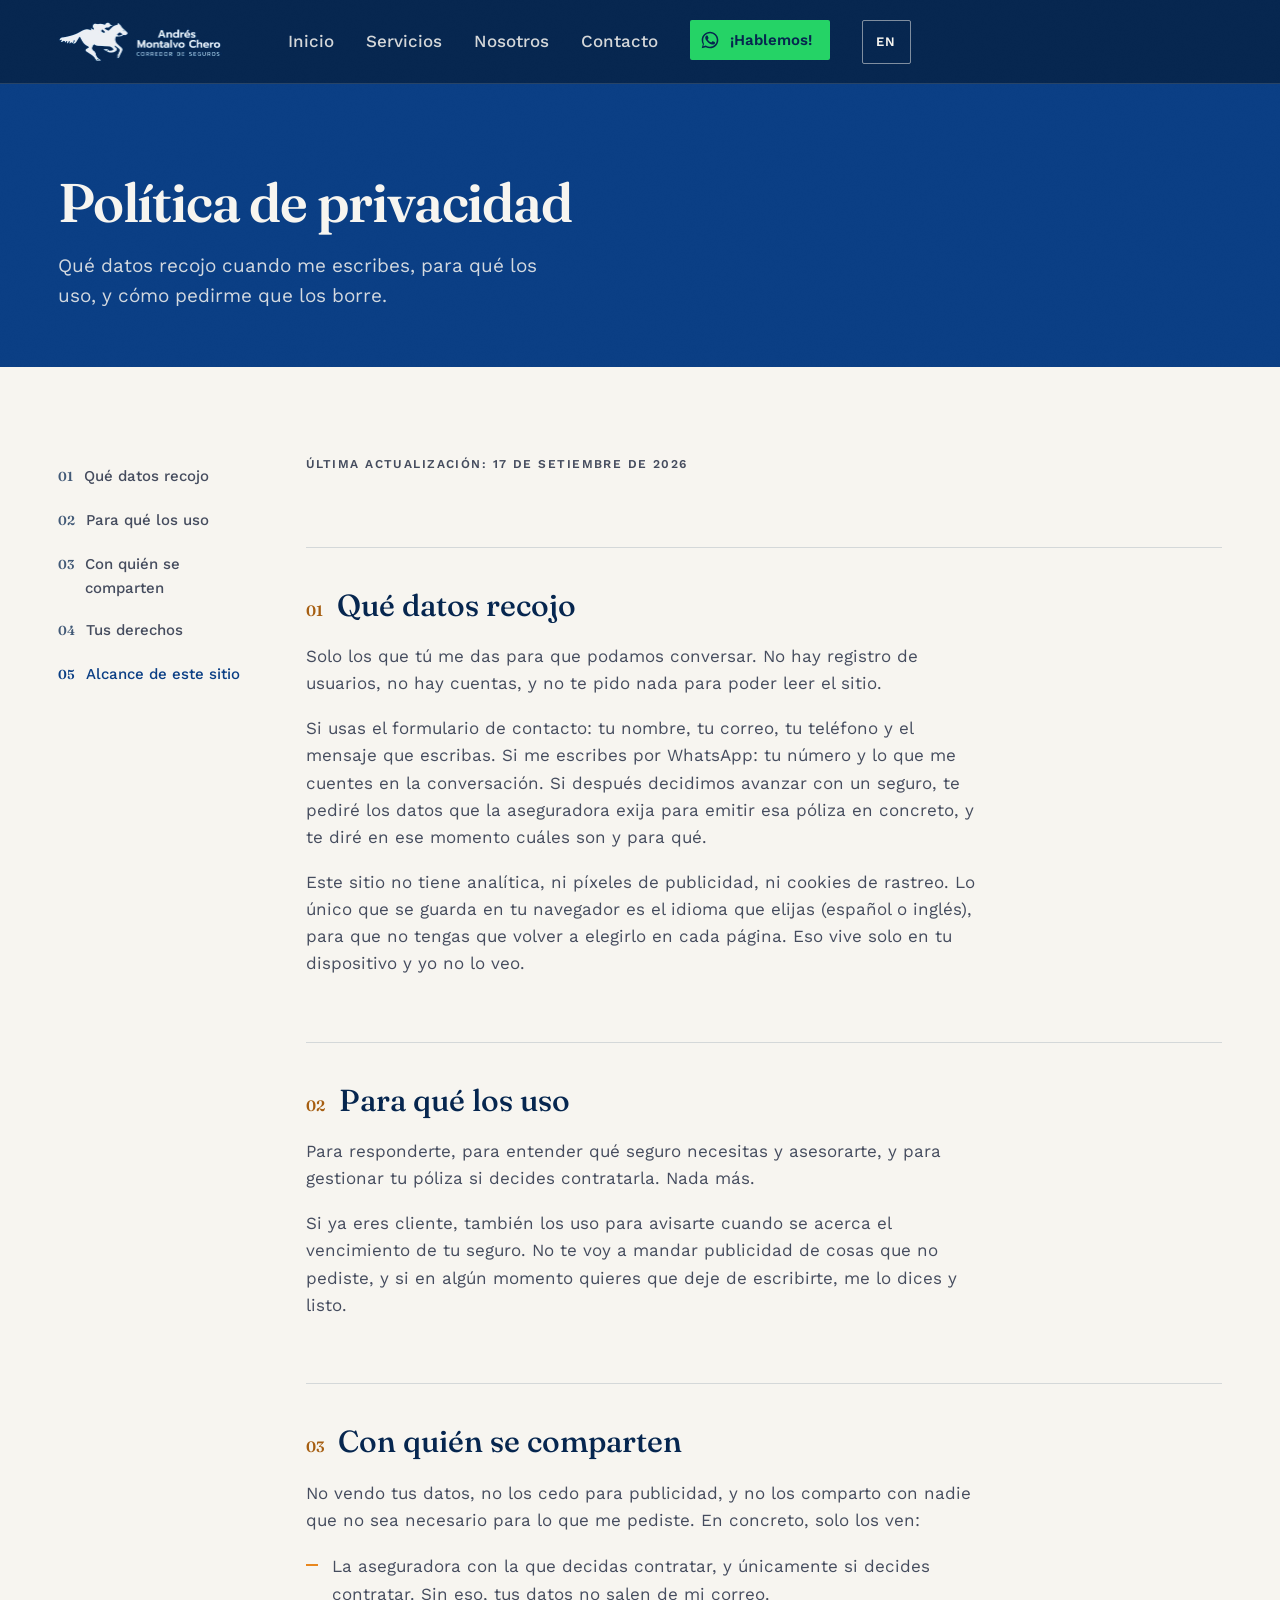
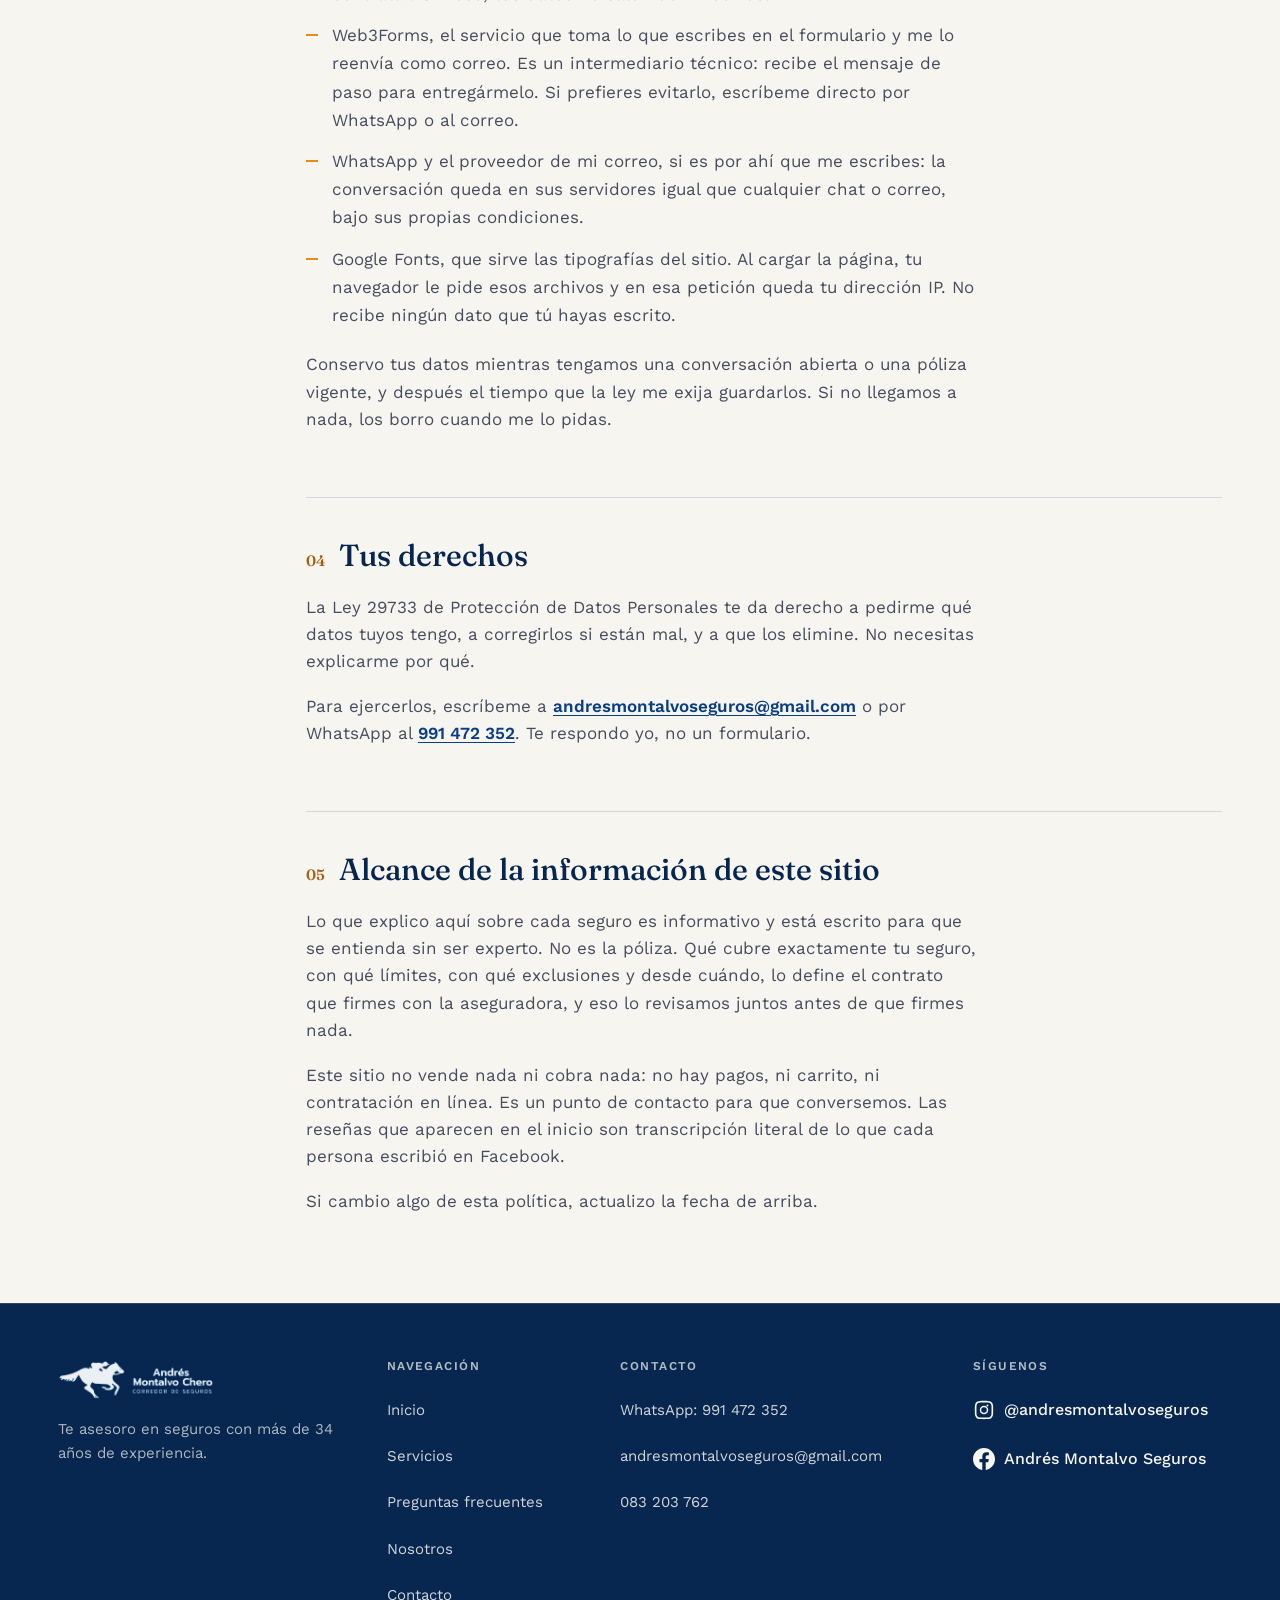
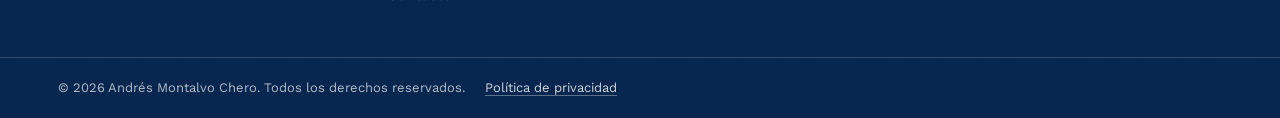
<file: privacidad.html>
<!DOCTYPE html>
<html lang="es">
<head>
<meta charset="UTF-8">
<meta name="viewport" content="width=device-width, initial-scale=1.0">
<title>Política de privacidad | Andrés Montalvo Chero</title>
<meta name="description" content="Qué datos recojo cuando me escribes por WhatsApp o por el formulario, para qué los uso, con quién se comparten y cómo pedir que los elimine.">
<meta name="theme-color" content="#06264F">

<link rel="canonical" href="https://montalvoseguros.com.pe/privacidad.html">

<meta property="og:type" content="website">
<meta property="og:site_name" content="Andrés Montalvo Chero — Corredor de Seguros">
<meta property="og:title" content="Política de privacidad | Andrés Montalvo Chero">
<meta property="og:description" content="Qué datos recojo, para qué los uso y cómo pedir que los elimine.">
<meta property="og:image" content="https://montalvoseguros.com.pe/assets/img/og-image.jpg">
<meta property="og:image:width" content="1200">
<meta property="og:image:height" content="630">
<meta property="og:image:alt" content="Andrés Montalvo Chero, corredor de seguros en Andahuaylas y Lima">
<meta property="og:url" content="https://montalvoseguros.com.pe/privacidad.html">
<meta property="og:locale" content="es_PE">

<meta name="twitter:card" content="summary_large_image">
<meta name="twitter:title" content="Política de privacidad | Andrés Montalvo Chero">
<meta name="twitter:description" content="Qué datos recojo, para qué los uso y cómo pedir que los elimine.">
<meta name="twitter:image" content="https://montalvoseguros.com.pe/assets/img/og-image.jpg">
<meta name="twitter:image:alt" content="Andrés Montalvo Chero, corredor de seguros en Andahuaylas y Lima">

<link rel="icon" type="image/png" href="assets/img/icono-caballo-azul.png">
<link rel="apple-touch-icon" href="assets/img/icono-caballo-azul.png">

<link rel="preconnect" href="https://fonts.googleapis.com">
<link rel="preconnect" href="https://fonts.gstatic.com" crossorigin>
<link href="https://fonts.googleapis.com/css2?family=Fraunces:SOFT,WONK,opsz,wght@0..100,0..1,9..144,300..700&family=Work+Sans:wght@400;500;600&display=swap" rel="stylesheet">

<link rel="stylesheet" href="assets/css/styles.css">
</head>
<body data-title-es="Política de privacidad | Andrés Montalvo Chero" data-title-en="Privacy Policy | Andrés Montalvo Chero">

<a class="skip-link" href="#contenido" data-es="Saltar al contenido" data-en="Skip to content">Saltar al contenido</a>

<header class="site-header">
  <a href="index.html" class="brand" aria-label="Andrés Montalvo Chero, corredor de seguros - ir al inicio">
    <img src="assets/img/logo-blanco.png" alt="Andrés Montalvo Chero, corredor de seguros" class="brand-logo">
  </a>

  <div class="header-inner">
    <button class="nav-toggle" id="nav-toggle" aria-expanded="false" aria-controls="nav-menu" aria-label="Abrir menú de navegación">
      <span></span><span></span><span></span>
    </button>

    <nav class="nav-menu" id="nav-menu">
      <button type="button" class="nav-close" id="nav-close" data-aria-es="Cerrar menú" data-aria-en="Close menu" aria-label="Cerrar menú">
        <span class="nav-close-mark" aria-hidden="true"></span>
      </button>

      <div class="nav-panel-head" aria-hidden="true">
        <img src="assets/img/logo-blanco.png" alt="" class="nav-panel-logo">
      </div>

      <div class="nav-links">
        <a href="index.html#inicio" class="nav-link"><span class="nav-link-num" aria-hidden="true">01</span><span class="nav-link-text" data-es="Inicio" data-en="Home">Inicio</span></a>
      <a href="index.html#servicios" class="nav-link"><span class="nav-link-num" aria-hidden="true">02</span><span class="nav-link-text" data-es="Servicios" data-en="Services">Servicios</span></a>
      <a href="sobre-nosotros.html" class="nav-link"><span class="nav-link-num" aria-hidden="true">03</span><span class="nav-link-text" data-es="Nosotros" data-en="About">Nosotros</span></a>
      <a href="index.html#contacto" class="nav-link"><span class="nav-link-num" aria-hidden="true">04</span><span class="nav-link-text" data-es="Contacto" data-en="Contact">Contacto</span></a>
      </div>

      <a href="https://wa.me/51991472352" target="_blank" rel="noopener noreferrer" class="nav-cta" data-aria-es="Escríbeme por WhatsApp" data-aria-en="Message me on WhatsApp" aria-label="Escríbeme por WhatsApp">
        <span class="nav-cta-icon"><svg viewBox="0 0 24 24" aria-hidden="true"><path fill="currentColor" d="M17.47 14.38c-.29-.15-1.71-.84-1.97-.94-.27-.1-.46-.15-.66.15-.19.29-.75.94-.92 1.13-.17.19-.34.22-.63.07-.29-.15-1.22-.45-2.32-1.43-.86-.77-1.44-1.71-1.61-2-.17-.29-.02-.45.13-.6.13-.13.29-.34.44-.51.15-.17.19-.29.29-.48.1-.19.05-.36-.02-.51-.07-.15-.66-1.59-.9-2.18-.24-.57-.48-.49-.66-.5h-.56c-.19 0-.51.07-.78.36-.27.29-1.02 1-1.02 2.43 0 1.43 1.04 2.82 1.19 3.01.15.19 2.05 3.13 4.97 4.39.69.3 1.23.48 1.65.61.69.22 1.32.19 1.82.11.55-.08 1.71-.7 1.95-1.37.24-.68.24-1.26.17-1.38-.07-.12-.26-.19-.55-.34z"/><path fill="currentColor" d="M12.02 2C6.5 2 2.02 6.48 2.02 12c0 1.87.5 3.62 1.44 5.13L2 22l4.98-1.4A9.96 9.96 0 0 0 12.02 22C17.53 22 22 17.52 22 12S17.53 2 12.02 2zm0 18.11c-1.68 0-3.29-.46-4.69-1.32l-.34-.2-3 .84.8-2.94-.22-.35A8.1 8.1 0 0 1 3.9 12c0-4.48 3.65-8.12 8.12-8.12S20.14 7.52 20.14 12s-3.65 8.11-8.12 8.11z"/></svg></span>
        <span class="nav-cta-label" data-es="¡Hablemos!" data-en="Let's talk!">¡Hablemos!</span>
      </a>
      <button type="button" class="lang-toggle" id="lang-toggle" aria-label="Cambiar idioma / Switch language">EN</button>
    </nav>
  </div>
</header>
<main id="contenido">

  <section class="about-masthead">
    <div class="section-inner">
      <h1 data-es="Política de privacidad" data-en="Privacy policy">Política de privacidad</h1>
      <p data-es="Qué datos recojo cuando me escribes, para qué los uso, y cómo pedirme que los borre." data-en="What data I collect when you contact me, what I use it for, and how to ask me to delete it.">Qué datos recojo cuando me escribes, para qué los uso, y cómo pedirme que los borre.</p>
    </div>
  </section>

  <section class="about-body">
    <div class="section-inner about-layout">

      <nav class="about-nav" aria-label="Ir a sección">
        <a href="#que-recojo"><span class="about-nav-number">01</span><span data-es="Qué datos recojo" data-en="What I collect">Qué datos recojo</span></a>
        <a href="#para-que"><span class="about-nav-number">02</span><span data-es="Para qué los uso" data-en="What I use them for">Para qué los uso</span></a>
        <a href="#con-quien"><span class="about-nav-number">03</span><span data-es="Con quién se comparten" data-en="Who they are shared with">Con quién se comparten</span></a>
        <a href="#tus-derechos"><span class="about-nav-number">04</span><span data-es="Tus derechos" data-en="Your rights">Tus derechos</span></a>
        <a href="#alcance"><span class="about-nav-number">05</span><span data-es="Alcance de este sitio" data-en="Scope of this site">Alcance de este sitio</span></a>
      </nav>

      <div class="about-sections">

        <p class="legal-updated"><span data-es="Última actualización: 17 de setiembre de 2026" data-en="Last updated: September 17, 2026">Última actualización: 17 de setiembre de 2026</span></p>

        <section class="about-section" id="que-recojo">
          <h2><span class="about-section-number">01</span><span data-es="Qué datos recojo" data-en="What data I collect">Qué datos recojo</span></h2>
          <p data-es="Solo los que tú me das para que podamos conversar. No hay registro de usuarios, no hay cuentas, y no te pido nada para poder leer el sitio." data-en="Only what you give me so we can talk. There are no user accounts, no sign-ups, and I ask you for nothing in order to read the site.">Solo los que tú me das para que podamos conversar. No hay registro de usuarios, no hay cuentas, y no te pido nada para poder leer el sitio.</p>
          <p data-es="Si usas el formulario de contacto: tu nombre, tu correo, tu teléfono y el mensaje que escribas. Si me escribes por WhatsApp: tu número y lo que me cuentes en la conversación. Si después decidimos avanzar con un seguro, te pediré los datos que la aseguradora exija para emitir esa póliza en concreto, y te diré en ese momento cuáles son y para qué." data-en="If you use the contact form: your name, your email, your phone number, and the message you write. If you message me on WhatsApp: your number and whatever you tell me in the conversation. If we later decide to go ahead with a policy, I will ask you for the data the insurer requires to issue that specific policy, and I will tell you at that point what it is and what it is for.">Si usas el formulario de contacto: tu nombre, tu correo, tu teléfono y el mensaje que escribas. Si me escribes por WhatsApp: tu número y lo que me cuentes en la conversación. Si después decidimos avanzar con un seguro, te pediré los datos que la aseguradora exija para emitir esa póliza en concreto, y te diré en ese momento cuáles son y para qué.</p>
          <p data-es="Este sitio no tiene analítica, ni píxeles de publicidad, ni cookies de rastreo. Lo único que se guarda en tu navegador es el idioma que elijas (español o inglés), para que no tengas que volver a elegirlo en cada página. Eso vive solo en tu dispositivo y yo no lo veo." data-en="This site has no analytics, no advertising pixels, and no tracking cookies. The only thing stored in your browser is the language you pick (Spanish or English), so you do not have to choose it again on every page. That lives only on your device and I never see it.">Este sitio no tiene analítica, ni píxeles de publicidad, ni cookies de rastreo. Lo único que se guarda en tu navegador es el idioma que elijas (español o inglés), para que no tengas que volver a elegirlo en cada página. Eso vive solo en tu dispositivo y yo no lo veo.</p>
        </section>

        <section class="about-section" id="para-que">
          <h2><span class="about-section-number">02</span><span data-es="Para qué los uso" data-en="What I use them for">Para qué los uso</span></h2>
          <p data-es="Para responderte, para entender qué seguro necesitas y asesorarte, y para gestionar tu póliza si decides contratarla. Nada más." data-en="To reply to you, to understand which insurance you need and advise you, and to handle your policy if you decide to take it out. Nothing else.">Para responderte, para entender qué seguro necesitas y asesorarte, y para gestionar tu póliza si decides contratarla. Nada más.</p>
          <p data-es="Si ya eres cliente, también los uso para avisarte cuando se acerca el vencimiento de tu seguro. No te voy a mandar publicidad de cosas que no pediste, y si en algún momento quieres que deje de escribirte, me lo dices y listo." data-en="If you are already a client, I also use them to let you know when your policy renewal is coming up. I will not send you marketing you did not ask for, and if at any point you want me to stop writing to you, just tell me and that is it.">Si ya eres cliente, también los uso para avisarte cuando se acerca el vencimiento de tu seguro. No te voy a mandar publicidad de cosas que no pediste, y si en algún momento quieres que deje de escribirte, me lo dices y listo.</p>
        </section>

        <section class="about-section" id="con-quien">
          <h2><span class="about-section-number">03</span><span data-es="Con quién se comparten" data-en="Who they are shared with">Con quién se comparten</span></h2>
          <p data-es="No vendo tus datos, no los cedo para publicidad, y no los comparto con nadie que no sea necesario para lo que me pediste. En concreto, solo los ven:" data-en="I do not sell your data, I do not hand it over for advertising, and I do not share it with anyone who is not necessary for what you asked me to do. Specifically, the only ones who see it are:">No vendo tus datos, no los cedo para publicidad, y no los comparto con nadie que no sea necesario para lo que me pediste. En concreto, solo los ven:</p>
          <ul class="legal-list">
            <li data-es="La aseguradora con la que decidas contratar, y únicamente si decides contratar. Sin eso, tus datos no salen de mi correo." data-en="The insurer you decide to take out a policy with, and only if you decide to do so. Short of that, your data never leaves my inbox.">La aseguradora con la que decidas contratar, y únicamente si decides contratar. Sin eso, tus datos no salen de mi correo.</li>
            <li data-es="Web3Forms, el servicio que toma lo que escribes en el formulario y me lo reenvía como correo. Es un intermediario técnico: recibe el mensaje de paso para entregármelo. Si prefieres evitarlo, escríbeme directo por WhatsApp o al correo." data-en="Web3Forms, the service that takes what you write in the form and forwards it to me as an email. It is a technical intermediary: it receives the message in transit in order to deliver it to me. If you would rather avoid it, message me directly on WhatsApp or by email.">Web3Forms, el servicio que toma lo que escribes en el formulario y me lo reenvía como correo. Es un intermediario técnico: recibe el mensaje de paso para entregármelo. Si prefieres evitarlo, escríbeme directo por WhatsApp o al correo.</li>
            <li data-es="WhatsApp y el proveedor de mi correo, si es por ahí que me escribes: la conversación queda en sus servidores igual que cualquier chat o correo, bajo sus propias condiciones." data-en="WhatsApp and my email provider, if that is how you reach me: the conversation sits on their servers like any other chat or email, under their own terms.">WhatsApp y el proveedor de mi correo, si es por ahí que me escribes: la conversación queda en sus servidores igual que cualquier chat o correo, bajo sus propias condiciones.</li>
            <li data-es="Google Fonts, que sirve las tipografías del sitio. Al cargar la página, tu navegador le pide esos archivos y en esa petición queda tu dirección IP. No recibe ningún dato que tú hayas escrito." data-en="Google Fonts, which serves the site's typefaces. When the page loads, your browser requests those files and your IP address appears in that request. It receives nothing you have typed.">Google Fonts, que sirve las tipografías del sitio. Al cargar la página, tu navegador le pide esos archivos y en esa petición queda tu dirección IP. No recibe ningún dato que tú hayas escrito.</li>
          </ul>
          <p data-es="Conservo tus datos mientras tengamos una conversación abierta o una póliza vigente, y después el tiempo que la ley me exija guardarlos. Si no llegamos a nada, los borro cuando me lo pidas." data-en="I keep your data while we have an open conversation or an active policy, and afterwards for as long as the law requires me to keep it. If nothing comes of it, I delete it whenever you ask me to.">Conservo tus datos mientras tengamos una conversación abierta o una póliza vigente, y después el tiempo que la ley me exija guardarlos. Si no llegamos a nada, los borro cuando me lo pidas.</p>
        </section>

        <section class="about-section" id="tus-derechos">
          <h2><span class="about-section-number">04</span><span data-es="Tus derechos" data-en="Your rights">Tus derechos</span></h2>
          <p data-es="La Ley 29733 de Protección de Datos Personales te da derecho a pedirme qué datos tuyos tengo, a corregirlos si están mal, y a que los elimine. No necesitas explicarme por qué." data-en="Peru's Personal Data Protection Law (29733) gives you the right to ask me what data of yours I hold, to correct it if it is wrong, and to have it deleted. You do not need to explain why.">La Ley 29733 de Protección de Datos Personales te da derecho a pedirme qué datos tuyos tengo, a corregirlos si están mal, y a que los elimine. No necesitas explicarme por qué.</p>
          <p><span data-es="Para ejercerlos, escríbeme a " data-en="To exercise them, write to me at ">Para ejercerlos, escríbeme a </span><a href="mailto:andresmontalvoseguros@gmail.com">andresmontalvoseguros@gmail.com</a><span data-es=" o por WhatsApp al " data-en=" or on WhatsApp at "> o por WhatsApp al </span><a href="https://wa.me/51991472352" target="_blank" rel="noopener noreferrer">991 472 352</a><span data-es=". Te respondo yo, no un formulario." data-en=". I answer personally, not a form.">. Te respondo yo, no un formulario.</span></p>
        </section>

        <section class="about-section" id="alcance">
          <h2><span class="about-section-number">05</span><span data-es="Alcance de la información de este sitio" data-en="Scope of the information on this site">Alcance de la información de este sitio</span></h2>
          <p data-es="Lo que explico aquí sobre cada seguro es informativo y está escrito para que se entienda sin ser experto. No es la póliza. Qué cubre exactamente tu seguro, con qué límites, con qué exclusiones y desde cuándo, lo define el contrato que firmes con la aseguradora, y eso lo revisamos juntos antes de que firmes nada." data-en="What I explain here about each type of insurance is informational and written to be understood without being an expert. It is not the policy. What your insurance actually covers, with what limits, what exclusions, and from when, is defined by the contract you sign with the insurer, and we go through that together before you sign anything.">Lo que explico aquí sobre cada seguro es informativo y está escrito para que se entienda sin ser experto. No es la póliza. Qué cubre exactamente tu seguro, con qué límites, con qué exclusiones y desde cuándo, lo define el contrato que firmes con la aseguradora, y eso lo revisamos juntos antes de que firmes nada.</p>
          <p data-es="Este sitio no vende nada ni cobra nada: no hay pagos, ni carrito, ni contratación en línea. Es un punto de contacto para que conversemos. Las reseñas que aparecen en el inicio son transcripción literal de lo que cada persona escribió en Facebook." data-en="This site sells nothing and charges nothing: there are no payments, no cart, no online purchase. It is a point of contact so we can talk. The reviews on the home page are verbatim transcriptions of what each person wrote on Facebook.">Este sitio no vende nada ni cobra nada: no hay pagos, ni carrito, ni contratación en línea. Es un punto de contacto para que conversemos. Las reseñas que aparecen en el inicio son transcripción literal de lo que cada persona escribió en Facebook.</p>
          <p data-es="Si cambio algo de esta política, actualizo la fecha de arriba." data-en="If I change anything in this policy, I update the date above.">Si cambio algo de esta política, actualizo la fecha de arriba.</p>
        </section>

      </div>
    </div>
  </section>

</main>

<footer class="site-footer">
  <div class="section-inner footer-columns">
    <div class="footer-col footer-col-brand">
      <img src="assets/img/logo-blanco.png" alt="Andrés Montalvo Chero, corredor de seguros" class="footer-logo" loading="lazy">
      <p class="footer-tagline" data-es="Te asesoro en seguros con más de 34 años de experiencia." data-en="I've been advising on insurance for more than 34 years.">Te asesoro en seguros con más de 34 años de experiencia.</p>
    </div>

    <nav class="footer-col" aria-label="Navegación">
      <h3 class="footer-col-title" data-es="Navegación" data-en="Navigation">Navegación</h3>
      <div class="footer-links">
        <a href="index.html#inicio" data-es="Inicio" data-en="Home">Inicio</a>
        <a href="index.html#servicios" data-es="Servicios" data-en="Services">Servicios</a>
        <a href="index.html#preguntas" data-es="Preguntas frecuentes" data-en="Frequent questions">Preguntas frecuentes</a>
        <a href="sobre-nosotros.html" data-es="Nosotros" data-en="About">Nosotros</a>
        <a href="index.html#contacto" data-es="Contacto" data-en="Contact">Contacto</a>
      </div>
    </nav>

    <div class="footer-col">
      <h3 class="footer-col-title" data-es="Contacto" data-en="Contact">Contacto</h3>
      <div class="footer-links">
        <a href="https://wa.me/51991472352" target="_blank" rel="noopener noreferrer">WhatsApp: 991 472 352</a>
        <a href="mailto:andresmontalvoseguros@gmail.com">andresmontalvoseguros@gmail.com</a>
        <a href="tel:+5183203762">083 203 762</a>
      </div>
    </div>

    <div class="footer-col">
      <h3 class="footer-col-title" data-es="Síguenos" data-en="Follow">Síguenos</h3>
      <div class="footer-socials">
        <a href="https://instagram.com/andresmontalvoseguros" target="_blank" rel="noopener noreferrer" class="footer-social" aria-label="Andrés Montalvo Chero en Instagram">
          <svg viewBox="0 0 24 24" aria-hidden="true"><path fill="currentColor" d="M12 2c-2.72 0-3.06.01-4.12.06-1.06.05-1.79.22-2.43.47-.66.26-1.22.6-1.77 1.15-.55.55-.9 1.11-1.15 1.77-.25.64-.42 1.37-.47 2.43C2.01 8.94 2 9.28 2 12s.01 3.06.06 4.12c.05 1.06.22 1.79.47 2.43.26.66.6 1.22 1.15 1.77.55.55 1.11.9 1.77 1.15.64.25 1.37.42 2.43.47C8.94 21.99 9.28 22 12 22s3.06-.01 4.12-.06c1.06-.05 1.79-.22 2.43-.47.66-.26 1.22-.6 1.77-1.15.55-.55.9-1.11 1.15-1.77.25-.64.42-1.37.47-2.43.05-1.06.06-1.4.06-4.12s-.01-3.06-.06-4.12c-.05-1.06-.22-1.79-.47-2.43a4.9 4.9 0 0 0-1.15-1.77 4.9 4.9 0 0 0-1.77-1.15c-.64-.25-1.37-.42-2.43-.47C15.06 2.01 14.72 2 12 2zm0 1.8c2.67 0 2.99.01 4.04.06.98.04 1.5.21 1.86.35.47.18.8.4 1.15.75.35.35.57.68.75 1.15.14.36.31.88.35 1.86.05 1.05.06 1.37.06 4.04s-.01 2.99-.06 4.04c-.04.98-.21 1.5-.35 1.86-.18.47-.4.8-.75 1.15-.35.35-.68.57-1.15.75-.36.14-.88.31-1.86.35-1.05.05-1.37.06-4.04.06s-2.99-.01-4.04-.06c-.98-.04-1.5-.21-1.86-.35a3.1 3.1 0 0 1-1.15-.75 3.1 3.1 0 0 1-.75-1.15c-.14-.36-.31-.88-.35-1.86-.05-1.05-.06-1.37-.06-4.04s.01-2.99.06-4.04c.04-.98.21-1.5.35-1.86.18-.47.4-.8.75-1.15.35-.35.68-.57 1.15-.75.36-.14.88-.31 1.86-.35 1.05-.05 1.37-.06 4.04-.06z"/><path fill="currentColor" d="M12 7.35A4.65 4.65 0 1 0 16.65 12 4.65 4.65 0 0 0 12 7.35zm0 7.65a3 3 0 1 1 3-3 3 3 0 0 1-3 3zm4.84-7.84a1.09 1.09 0 1 1-1.09-1.09 1.09 1.09 0 0 1 1.09 1.09z"/></svg>
          <span>@andresmontalvoseguros</span>
        </a>
        <a href="https://www.facebook.com/andresmontalvoseguros" target="_blank" rel="noopener noreferrer" class="footer-social" aria-label="Andrés Montalvo Chero en Facebook">
          <svg viewBox="0 0 24 24" aria-hidden="true"><path fill="currentColor" d="M24 12.07C24 5.4 18.63 0 12 0S0 5.4 0 12.07C0 18.1 4.39 23.09 10.13 24v-8.44H7.08v-3.49h3.05V9.41c0-3.02 1.79-4.69 4.53-4.69 1.31 0 2.68.24 2.68.24v2.96h-1.51c-1.49 0-1.96.93-1.96 1.89v2.26h3.33l-.53 3.49h-2.8V24C19.61 23.09 24 18.1 24 12.07z"/></svg>
          <span>Andrés Montalvo Seguros</span>
        </a>
      </div>
    </div>
  </div>

  <div class="footer-bottom">
    <p><span class="footer-copy">&copy; <span id="year"></span> Andrés Montalvo Chero. <span data-es="Todos los derechos reservados." data-en="All rights reserved.">Todos los derechos reservados.</span></span><a class="footer-legal-link" href="privacidad.html" data-es="Política de privacidad" data-en="Privacy policy">Política de privacidad</a></p>
  </div>
</footer>

<script src="assets/js/script.js"></script>
</body>
</html>
</file>
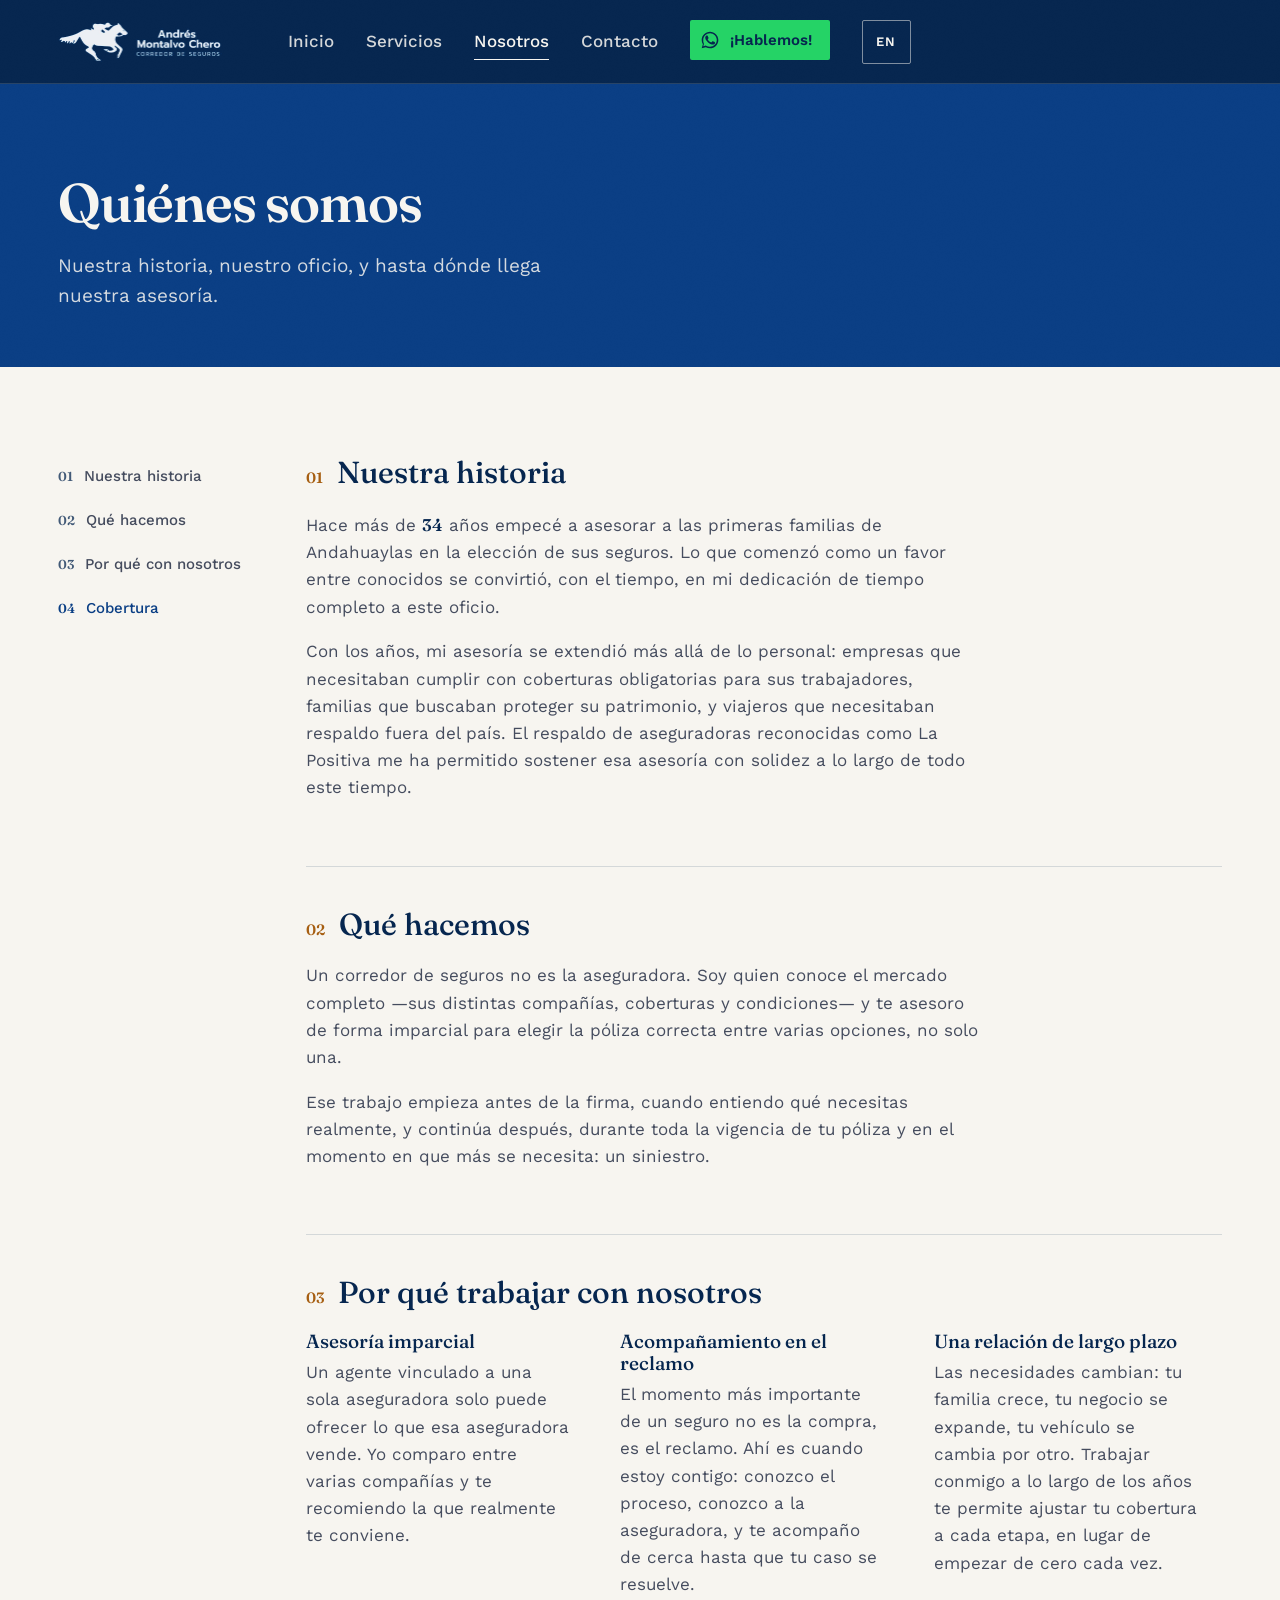
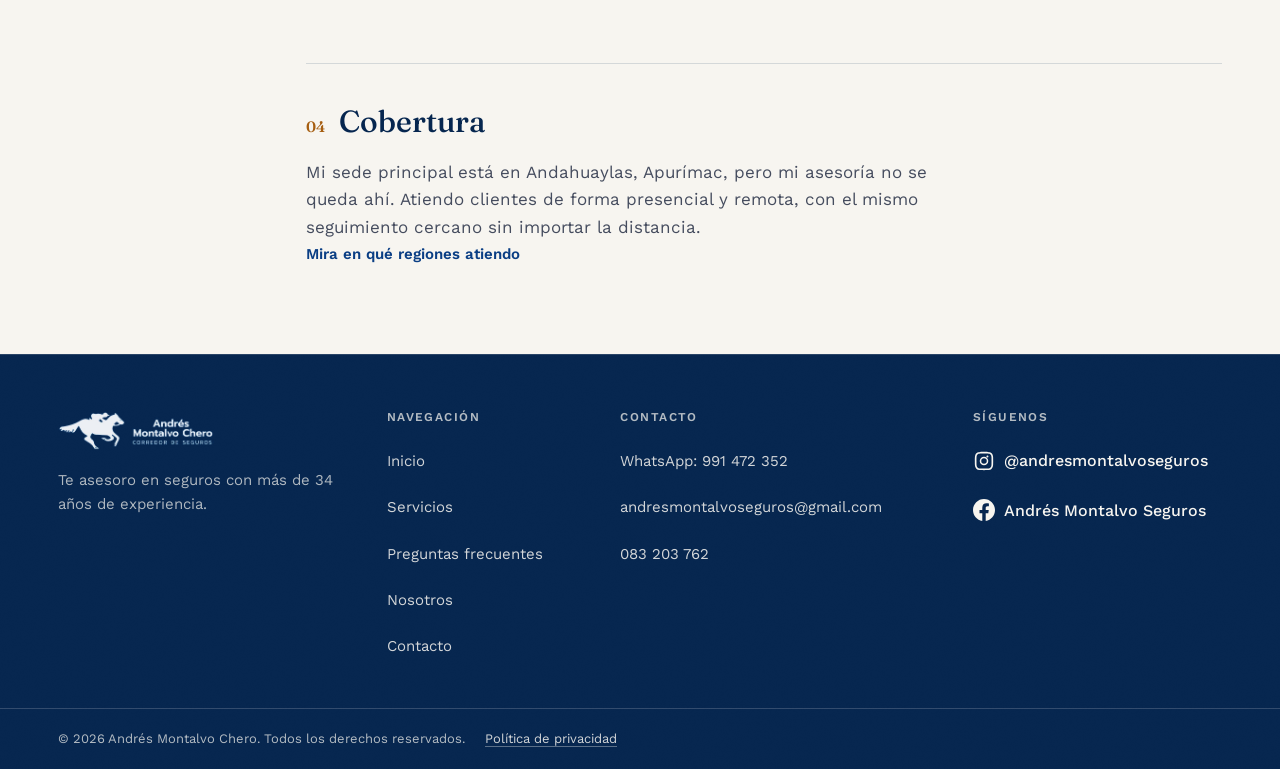
<file: sobre-nosotros.html>
<!DOCTYPE html>
<html lang="es">
<head>
<meta charset="UTF-8">
<meta name="viewport" content="width=device-width, initial-scale=1.0">
<title>Quiénes Somos | Andrés Montalvo Chero, Corredor de Seguros</title>
<meta name="description" content="Conoce la historia de Andrés Montalvo Chero, qué hace un corredor de seguros independiente, por qué trabajar con uno, y las zonas de cobertura de su asesoría.">
<meta name="theme-color" content="#06264F">

<link rel="canonical" href="https://montalvoseguros.com.pe/sobre-nosotros.html">

<meta property="og:type" content="website">
<meta property="og:site_name" content="Andrés Montalvo Chero — Corredor de Seguros">
<meta property="og:title" content="Quiénes Somos | Andrés Montalvo Chero">
<meta property="og:description" content="La historia, el oficio y el alcance detrás de la asesoría de Andrés Montalvo Chero, corredor de seguros.">
<meta property="og:image" content="https://montalvoseguros.com.pe/assets/img/og-image.jpg">
<meta property="og:image:width" content="1200">
<meta property="og:image:height" content="630">
<meta property="og:image:alt" content="Andrés Montalvo Chero, corredor de seguros en Andahuaylas y Lima">
<meta property="og:url" content="https://montalvoseguros.com.pe/sobre-nosotros.html">
<meta property="og:locale" content="es_PE">

<meta name="twitter:card" content="summary_large_image">
<meta name="twitter:title" content="Quiénes Somos | Andrés Montalvo Chero">
<meta name="twitter:description" content="La historia, el oficio y el alcance detrás de la asesoría de Andrés Montalvo Chero, corredor de seguros.">
<meta name="twitter:image" content="https://montalvoseguros.com.pe/assets/img/og-image.jpg">
<meta name="twitter:image:alt" content="Andrés Montalvo Chero, corredor de seguros en Andahuaylas y Lima">

<link rel="icon" type="image/png" href="assets/img/icono-caballo-azul.png">
<link rel="apple-touch-icon" href="assets/img/icono-caballo-azul.png">

<link rel="preconnect" href="https://fonts.googleapis.com">
<link rel="preconnect" href="https://fonts.gstatic.com" crossorigin>
<link href="https://fonts.googleapis.com/css2?family=Fraunces:SOFT,WONK,opsz,wght@0..100,0..1,9..144,300..700&family=Work+Sans:wght@400;500;600&display=swap" rel="stylesheet">

<link rel="stylesheet" href="assets/css/styles.css">
</head>
<body data-title-es="Quiénes Somos | Andrés Montalvo Chero, Corredor de Seguros" data-title-en="About Us | Andrés Montalvo Chero, Insurance Broker">

<a class="skip-link" href="#contenido" data-es="Saltar al contenido" data-en="Skip to content">Saltar al contenido</a>

<header class="site-header">
  <a href="index.html" class="brand" aria-label="Andrés Montalvo Chero, corredor de seguros - ir al inicio">
    <img src="assets/img/logo-blanco.png" alt="Andrés Montalvo Chero, corredor de seguros" class="brand-logo">
  </a>

  <div class="header-inner">
    <button class="nav-toggle" id="nav-toggle" aria-expanded="false" aria-controls="nav-menu" aria-label="Abrir menú de navegación">
      <span></span><span></span><span></span>
    </button>

    <nav class="nav-menu" id="nav-menu">
      <button type="button" class="nav-close" id="nav-close" data-aria-es="Cerrar menú" data-aria-en="Close menu" aria-label="Cerrar menú">
        <span class="nav-close-mark" aria-hidden="true"></span>
      </button>

      <div class="nav-panel-head" aria-hidden="true">
        <img src="assets/img/logo-blanco.png" alt="" class="nav-panel-logo">
      </div>

      <div class="nav-links">
        <a href="index.html#inicio" class="nav-link"><span class="nav-link-num" aria-hidden="true">01</span><span class="nav-link-text" data-es="Inicio" data-en="Home">Inicio</span></a>
      <a href="index.html#servicios" class="nav-link"><span class="nav-link-num" aria-hidden="true">02</span><span class="nav-link-text" data-es="Servicios" data-en="Services">Servicios</span></a>
      <a href="sobre-nosotros.html" class="nav-link" aria-current="page"><span class="nav-link-num" aria-hidden="true">03</span><span class="nav-link-text" data-es="Nosotros" data-en="About">Nosotros</span></a>
      <a href="index.html#contacto" class="nav-link"><span class="nav-link-num" aria-hidden="true">04</span><span class="nav-link-text" data-es="Contacto" data-en="Contact">Contacto</span></a>
      </div>

      <a href="https://wa.me/51991472352" target="_blank" rel="noopener noreferrer" class="nav-cta" data-aria-es="Escríbeme por WhatsApp" data-aria-en="Message me on WhatsApp" aria-label="Escríbeme por WhatsApp">
        <span class="nav-cta-icon"><svg viewBox="0 0 24 24" aria-hidden="true"><path fill="currentColor" d="M17.47 14.38c-.29-.15-1.71-.84-1.97-.94-.27-.1-.46-.15-.66.15-.19.29-.75.94-.92 1.13-.17.19-.34.22-.63.07-.29-.15-1.22-.45-2.32-1.43-.86-.77-1.44-1.71-1.61-2-.17-.29-.02-.45.13-.6.13-.13.29-.34.44-.51.15-.17.19-.29.29-.48.1-.19.05-.36-.02-.51-.07-.15-.66-1.59-.9-2.18-.24-.57-.48-.49-.66-.5h-.56c-.19 0-.51.07-.78.36-.27.29-1.02 1-1.02 2.43 0 1.43 1.04 2.82 1.19 3.01.15.19 2.05 3.13 4.97 4.39.69.3 1.23.48 1.65.61.69.22 1.32.19 1.82.11.55-.08 1.71-.7 1.95-1.37.24-.68.24-1.26.17-1.38-.07-.12-.26-.19-.55-.34z"/><path fill="currentColor" d="M12.02 2C6.5 2 2.02 6.48 2.02 12c0 1.87.5 3.62 1.44 5.13L2 22l4.98-1.4A9.96 9.96 0 0 0 12.02 22C17.53 22 22 17.52 22 12S17.53 2 12.02 2zm0 18.11c-1.68 0-3.29-.46-4.69-1.32l-.34-.2-3 .84.8-2.94-.22-.35A8.1 8.1 0 0 1 3.9 12c0-4.48 3.65-8.12 8.12-8.12S20.14 7.52 20.14 12s-3.65 8.11-8.12 8.11z"/></svg></span>
        <span class="nav-cta-label" data-es="¡Hablemos!" data-en="Let's talk!">¡Hablemos!</span>
      </a>
      <button type="button" class="lang-toggle" id="lang-toggle" aria-label="Cambiar idioma / Switch language">EN</button>
    </nav>
  </div>
</header>

<main id="contenido">

  <section class="about-masthead">
    <div class="section-inner">
      <h1 data-es="Quiénes somos" data-en="Who we are">Quiénes somos</h1>
      <p data-es="Nuestra historia, nuestro oficio, y hasta dónde llega nuestra asesoría." data-en="Our story, our craft, and how far our advisory work reaches.">Nuestra historia, nuestro oficio, y hasta dónde llega nuestra asesoría.</p>
    </div>
  </section>

  <section class="about-body">
    <div class="section-inner about-layout">

      <nav class="about-nav" aria-label="Ir a sección">
        <a href="#historia"><span class="about-nav-number">01</span><span data-es="Nuestra historia" data-en="Our story">Nuestra historia</span></a>
        <a href="#que-hacemos"><span class="about-nav-number">02</span><span data-es="Qué hacemos" data-en="What we do">Qué hacemos</span></a>
        <a href="#por-que-corredor"><span class="about-nav-number">03</span><span data-es="Por qué con nosotros" data-en="Why us">Por qué con nosotros</span></a>
        <a href="#cobertura"><span class="about-nav-number">04</span><span data-es="Cobertura" data-en="Coverage">Cobertura</span></a>
      </nav>

      <div class="about-sections">

        <section class="about-section" id="historia">
          <h2><span class="about-section-number">01</span><span data-es="Nuestra historia" data-en="Our story">Nuestra historia</span></h2>
          <p>
            <span data-es="Hace más de " data-en="More than ">Hace más de </span><span class="counter" data-target="34">0</span><span data-es=" años empecé a asesorar a las primeras familias de Andahuaylas en la elección de sus seguros. Lo que comenzó como un favor entre conocidos se convirtió, con el tiempo, en mi dedicación de tiempo completo a este oficio." data-en=" years ago, I started advising the first families in Andahuaylas on choosing their insurance. What began as a favor between acquaintances grew, over time, into my full-time dedication to this craft."> años empecé a asesorar a las primeras familias de Andahuaylas en la elección de sus seguros. Lo que comenzó como un favor entre conocidos se convirtió, con el tiempo, en mi dedicación de tiempo completo a este oficio.</span>
          </p>
          <p data-es="Con los años, mi asesoría se extendió más allá de lo personal: empresas que necesitaban cumplir con coberturas obligatorias para sus trabajadores, familias que buscaban proteger su patrimonio, y viajeros que necesitaban respaldo fuera del país. El respaldo de aseguradoras reconocidas como La Positiva me ha permitido sostener esa asesoría con solidez a lo largo de todo este tiempo." data-en="Over the years, my advisory work grew beyond individuals: companies needing to meet mandatory coverage for their workers, families looking to protect their assets, and travelers needing support abroad. Backing from well-established insurers like La Positiva has let me keep that advisory work solid throughout all this time.">Con los años, mi asesoría se extendió más allá de lo personal: empresas que necesitaban cumplir con coberturas obligatorias para sus trabajadores, familias que buscaban proteger su patrimonio, y viajeros que necesitaban respaldo fuera del país. El respaldo de aseguradoras reconocidas como La Positiva me ha permitido sostener esa asesoría con solidez a lo largo de todo este tiempo.</p>
        </section>

        <section class="about-section" id="que-hacemos">
          <h2><span class="about-section-number">02</span><span data-es="Qué hacemos" data-en="What we do">Qué hacemos</span></h2>
          <p data-es="Un corredor de seguros no es la aseguradora. Soy quien conoce el mercado completo —sus distintas compañías, coberturas y condiciones— y te asesoro de forma imparcial para elegir la póliza correcta entre varias opciones, no solo una." data-en="An insurance broker is not the insurance company. I'm the one who knows the whole market — its different companies, coverages, and terms — and I advise you impartially so you can choose the right policy among several options, not just one.">Un corredor de seguros no es la aseguradora. Soy quien conoce el mercado completo &mdash;sus distintas compañías, coberturas y condiciones&mdash; y te asesoro de forma imparcial para elegir la póliza correcta entre varias opciones, no solo una.</p>
          <p data-es="Ese trabajo empieza antes de la firma, cuando entiendo qué necesitas realmente, y continúa después, durante toda la vigencia de tu póliza y en el momento en que más se necesita: un siniestro." data-en="That work starts before you sign, when I understand what you actually need, and continues afterward, throughout the life of your policy and at the moment it matters most: a claim.">Ese trabajo empieza antes de la firma, cuando entiendo qué necesitas realmente, y continúa después, durante toda la vigencia de tu póliza y en el momento en que más se necesita: un siniestro.</p>
        </section>

        <section class="about-section" id="por-que-corredor">
          <h2><span class="about-section-number">03</span><span data-es="Por qué trabajar con nosotros" data-en="Why work with us">Por qué trabajar con nosotros</span></h2>
          <div class="about-reasons">
            <div class="about-reason">
              <h3 data-es="Asesoría imparcial" data-en="Impartial advice">Asesoría imparcial</h3>
              <p data-es="Un agente vinculado a una sola aseguradora solo puede ofrecer lo que esa aseguradora vende. Yo comparo entre varias compañías y te recomiendo la que realmente te conviene." data-en="An agent tied to a single insurer can only offer what that insurer sells. I compare several companies and recommend whichever genuinely suits you.">Un agente vinculado a una sola aseguradora solo puede ofrecer lo que esa aseguradora vende. Yo comparo entre varias compañías y te recomiendo la que realmente te conviene.</p>
            </div>
            <div class="about-reason">
              <h3 data-es="Acompañamiento en el reclamo" data-en="Support through the claim">Acompañamiento en el reclamo</h3>
              <p data-es="El momento más importante de un seguro no es la compra, es el reclamo. Ahí es cuando estoy contigo: conozco el proceso, conozco a la aseguradora, y te acompaño de cerca hasta que tu caso se resuelve." data-en="The most important moment in insurance isn't the purchase — it's the claim. That's when I'm there with you: I know the process, I know the insurer, and I stay close until your case is resolved.">El momento más importante de un seguro no es la compra, es el reclamo. Ahí es cuando estoy contigo: conozco el proceso, conozco a la aseguradora, y te acompaño de cerca hasta que tu caso se resuelve.</p>
            </div>
            <div class="about-reason">
              <h3 data-es="Una relación de largo plazo" data-en="A long-term relationship">Una relación de largo plazo</h3>
              <p data-es="Las necesidades cambian: tu familia crece, tu negocio se expande, tu vehículo se cambia por otro. Trabajar conmigo a lo largo de los años te permite ajustar tu cobertura a cada etapa, en lugar de empezar de cero cada vez." data-en="Needs change: your family grows, your business expands, your vehicle gets replaced. Working with me over the years means adjusting your coverage to each stage, instead of starting from zero every time.">Las necesidades cambian: tu familia crece, tu negocio se expande, tu vehículo se cambia por otro. Trabajar conmigo a lo largo de los años te permite ajustar tu cobertura a cada etapa, en lugar de empezar de cero cada vez.</p>
            </div>
          </div>
        </section>

        <section class="about-section" id="cobertura">
          <h2><span class="about-section-number">04</span><span data-es="Cobertura" data-en="Coverage">Cobertura</span></h2>
          <p data-es="Mi sede principal está en Andahuaylas, Apurímac, pero mi asesoría no se queda ahí. Atiendo clientes de forma presencial y remota, con el mismo seguimiento cercano sin importar la distancia." data-en="My main office is in Andahuaylas, Apurímac, but my advisory work doesn&#x27;t stop there. I serve clients both in person and remotely, with the same close follow-up regardless of distance.">Mi sede principal está en Andahuaylas, Apurímac, pero mi asesoría no se queda ahí. Atiendo clientes de forma presencial y remota, con el mismo seguimiento cercano sin importar la distancia.</p>
          <a class="text-link" href="index.html#contacto" data-es="Mira en qué regiones atiendo" data-en="See which regions I serve">Mira en qué regiones atiendo</a>
        </section>

      </div>
    </div>
  </section>

</main>

<footer class="site-footer">
  <div class="section-inner footer-columns">
    <div class="footer-col footer-col-brand">
      <img src="assets/img/logo-blanco.png" alt="Andrés Montalvo Chero, corredor de seguros" class="footer-logo" loading="lazy">
      <p class="footer-tagline" data-es="Te asesoro en seguros con más de 34 años de experiencia." data-en="I've been advising on insurance for more than 34 years.">Te asesoro en seguros con más de 34 años de experiencia.</p>
    </div>

    <nav class="footer-col" aria-label="Navegación">
      <h3 class="footer-col-title" data-es="Navegación" data-en="Navigation">Navegación</h3>
      <div class="footer-links">
        <a href="index.html#inicio" data-es="Inicio" data-en="Home">Inicio</a>
        <a href="index.html#servicios" data-es="Servicios" data-en="Services">Servicios</a>
        <a href="index.html#preguntas" data-es="Preguntas frecuentes" data-en="Frequent questions">Preguntas frecuentes</a>
        <a href="sobre-nosotros.html" data-es="Nosotros" data-en="About">Nosotros</a>
        <a href="index.html#contacto" data-es="Contacto" data-en="Contact">Contacto</a>
      </div>
    </nav>

    <div class="footer-col">
      <h3 class="footer-col-title" data-es="Contacto" data-en="Contact">Contacto</h3>
      <div class="footer-links">
        <a href="https://wa.me/51991472352" target="_blank" rel="noopener noreferrer">WhatsApp: 991 472 352</a>
        <a href="mailto:andresmontalvoseguros@gmail.com">andresmontalvoseguros@gmail.com</a>
        <a href="tel:+5183203762">083 203 762</a>
      </div>
    </div>

    <div class="footer-col">
      <h3 class="footer-col-title" data-es="Síguenos" data-en="Follow">Síguenos</h3>
      <div class="footer-socials">
        <a href="https://instagram.com/andresmontalvoseguros" target="_blank" rel="noopener noreferrer" class="footer-social" aria-label="Andrés Montalvo Chero en Instagram">
          <svg viewBox="0 0 24 24" aria-hidden="true"><path fill="currentColor" d="M12 2c-2.72 0-3.06.01-4.12.06-1.06.05-1.79.22-2.43.47-.66.26-1.22.6-1.77 1.15-.55.55-.9 1.11-1.15 1.77-.25.64-.42 1.37-.47 2.43C2.01 8.94 2 9.28 2 12s.01 3.06.06 4.12c.05 1.06.22 1.79.47 2.43.26.66.6 1.22 1.15 1.77.55.55 1.11.9 1.77 1.15.64.25 1.37.42 2.43.47C8.94 21.99 9.28 22 12 22s3.06-.01 4.12-.06c1.06-.05 1.79-.22 2.43-.47.66-.26 1.22-.6 1.77-1.15.55-.55.9-1.11 1.15-1.77.25-.64.42-1.37.47-2.43.05-1.06.06-1.4.06-4.12s-.01-3.06-.06-4.12c-.05-1.06-.22-1.79-.47-2.43a4.9 4.9 0 0 0-1.15-1.77 4.9 4.9 0 0 0-1.77-1.15c-.64-.25-1.37-.42-2.43-.47C15.06 2.01 14.72 2 12 2zm0 1.8c2.67 0 2.99.01 4.04.06.98.04 1.5.21 1.86.35.47.18.8.4 1.15.75.35.35.57.68.75 1.15.14.36.31.88.35 1.86.05 1.05.06 1.37.06 4.04s-.01 2.99-.06 4.04c-.04.98-.21 1.5-.35 1.86-.18.47-.4.8-.75 1.15-.35.35-.68.57-1.15.75-.36.14-.88.31-1.86.35-1.05.05-1.37.06-4.04.06s-2.99-.01-4.04-.06c-.98-.04-1.5-.21-1.86-.35a3.1 3.1 0 0 1-1.15-.75 3.1 3.1 0 0 1-.75-1.15c-.14-.36-.31-.88-.35-1.86-.05-1.05-.06-1.37-.06-4.04s.01-2.99.06-4.04c.04-.98.21-1.5.35-1.86.18-.47.4-.8.75-1.15.35-.35.68-.57 1.15-.75.36-.14.88-.31 1.86-.35 1.05-.05 1.37-.06 4.04-.06z"/><path fill="currentColor" d="M12 7.35A4.65 4.65 0 1 0 16.65 12 4.65 4.65 0 0 0 12 7.35zm0 7.65a3 3 0 1 1 3-3 3 3 0 0 1-3 3zm4.84-7.84a1.09 1.09 0 1 1-1.09-1.09 1.09 1.09 0 0 1 1.09 1.09z"/></svg>
          <span>@andresmontalvoseguros</span>
        </a>
        <a href="https://www.facebook.com/andresmontalvoseguros" target="_blank" rel="noopener noreferrer" class="footer-social" aria-label="Andrés Montalvo Chero en Facebook">
          <svg viewBox="0 0 24 24" aria-hidden="true"><path fill="currentColor" d="M24 12.07C24 5.4 18.63 0 12 0S0 5.4 0 12.07C0 18.1 4.39 23.09 10.13 24v-8.44H7.08v-3.49h3.05V9.41c0-3.02 1.79-4.69 4.53-4.69 1.31 0 2.68.24 2.68.24v2.96h-1.51c-1.49 0-1.96.93-1.96 1.89v2.26h3.33l-.53 3.49h-2.8V24C19.61 23.09 24 18.1 24 12.07z"/></svg>
          <span>Andrés Montalvo Seguros</span>
        </a>
      </div>
    </div>
  </div>

  <div class="footer-bottom">
    <p><span class="footer-copy">&copy; <span id="year"></span> Andrés Montalvo Chero. <span data-es="Todos los derechos reservados." data-en="All rights reserved.">Todos los derechos reservados.</span></span><a class="footer-legal-link" href="privacidad.html" data-es="Política de privacidad" data-en="Privacy policy">Política de privacidad</a></p>
  </div>
</footer>

<script src="assets/js/script.js"></script>
</body>
</html>
</file>
<file: assets/css/styles.css>
/* ==========================================================================
   Andrés Montalvo Chero — Corredor de Seguros
   Editorial corporativo: bloques de color sólido alternados, retícula
   asimétrica, líneas divisorias finas. Sin tarjetas, sin flechas, sin
   precios, sin estadísticas aisladas. Animaciones con intención, no
   decorativas: se respetan bajo prefers-reduced-motion.
   ========================================================================== */

:root {
  /* Paleta de marca */
  --azul-marca: #0A3E84;
  --azul-marino: #06264F;
  --hueso: #F7F5F0;
  --blanco: #FFFFFF;
  --verde-whatsapp: #25D366;
  --verde-whatsapp-hover: #1EBE59;
  --naranja-marca: #E8871E;
  --texto-oscuro: #1F2430;
  --error: #B3261E;

  /* El naranja de marca es un color de superficie, no de texto: sobre
     hueso da 2.43:1 y sobre blanco 2.65:1, muy por debajo del 4.5:1 que
     pide AA. Esta es la misma tinta -idéntico tono (31°) y saturación
     (81%), solo más oscura- que sí pasa: 4.56:1 sobre hueso y 4.96:1
     sobre blanco. Se usa únicamente donde el naranja es TEXTO; las
     superficies (marca de sección, botón del 404, link activo sobre
     azul) siguen con --naranja-marca, que ahí sí contrasta de sobra. */
  --naranja-texto: #A65E11;

  /* Gris auxiliar para texto secundario sobre fondo claro (no forma parte
     de la paleta de marca, evita usar negro puro en párrafos largos) */
  --texto-muted: #454C5E;

  /* Tipografía */
  --font-titulares: 'Fraunces', Georgia, serif;
  --font-cuerpo: 'Work Sans', Arial, sans-serif;

  /* Escala tipográfica. Seis pasos, y nada fuera de ellos salvo los
     titulares de display (que usan clamp propio). Antes había catorce
     tamaños distintos -0.78, 0.85, 0.9, 0.95, 0.98, 1, 1.02, 1.05, 1.08,
     1.1, 1.15, 1.25rem...- sin relación entre sí: diferencias de medio
     píxel que no se leen como jerarquía, solo como descuido. */
  --fs-3xs: 0.6875rem;  /* 11px — rótulos en versalita */
  --fs-2xs: 0.75rem;    /* 12px — rótulos, metadatos */
  --fs-xs: 0.8125rem;   /* 13px — pies, créditos */
  --fs-sm: 0.9375rem;   /* 15px — texto de apoyo, links de navegación */
  --fs-md: 1.0625rem;   /* 17px — base de lectura */
  --fs-lg: 1.1875rem;   /* 19px — párrafo destacado */
  --fs-xl: 1.375rem;    /* 22px — subtítulo */

  /* Un solo radio en todo el sitio. Casi recto, como un sello o un
     documento impreso: ni esquinas vivas (duras para un sitio que habla
     de cercanía) ni pastillas de 999px (el gesto SaaS que este negocio
     justamente no es). */
  --radio: 2px;

  /* Área segura de iOS (notch y barra de gestos). Van como variables y no
     inline para poder simularlas en pruebas: basta redefinirlas. */
  --safe-top: env(safe-area-inset-top, 0px);
  --safe-bottom: env(safe-area-inset-bottom, 0px);

  /* Layout */
  --container-max: 1220px;
  --container-pad: 1.75rem;
  --header-height: 84px;
  --ease: cubic-bezier(0.4, 0, 0.2, 1);
}

/* Fraunces es una variable font con dos ejes propios que el sitio no
   estaba pidiendo: SOFT (redondeo de los terminales) y WONK (alternativas
   "torcidas" de g, y, f). Con WONK en 0 -el default- Fraunces se ve como
   cualquier serif de transición; con WONK en 1 aparece la voz que hace
   que el titular se lea como tipografía elegida y no como la serif que
   venía puesta. Se aplica solo en tamaños de display, que es donde el
   detalle se alcanza a ver. */
.hero-title,
.about-masthead h1,
.notfound-title,
.section-head h2,
.servicio-group-title,
.servicios-reading-name,
.alianzas-statement,
.about-teaser-inner h2,
.about-section h2 {
  font-variation-settings: 'SOFT' 0, 'WONK' 1;
  font-optical-sizing: auto;
}

/* --------------------------------------------------------------------------
   Reset y base
   -------------------------------------------------------------------------- */

*,
*::before,
*::after {
  box-sizing: border-box;
}

html {
  scroll-behavior: smooth;
  scroll-padding-top: var(--header-height);
  /* Red de seguridad para el panel de navegación móvil, que es
     position:fixed y vive aparcado fuera de pantalla a la derecha
     (translateX(100%)) mientras está cerrado. En cuanto el header se
     oculta al bajar -transform: translateY(-100%)-, el header pasa a ser
     bloque contenedor de sus descendientes fixed, y a partir de ahí el
     panel entra en el cálculo de scrollWidth: el documento pasa a medir
     el doble del viewport.
     Medido en Chrome: ese desborde NO llega a ser desplazable (scrollX se
     queda en 0 con y sin esta regla), así que hoy no se ve. Se deja igual
     porque cuesta una línea y evita depender de ese detalle de
     implementación en otros motores.
     clip, y no hidden: hidden crearía un contenedor de scroll y rompería
     el position:sticky del propio header. */
  overflow-x: clip;
}

body {
  margin: 0;
  font-family: var(--font-cuerpo);
  color: var(--texto-oscuro);
  background: var(--hueso);
  line-height: 1.6;
  -webkit-font-smoothing: antialiased;
  transition: opacity 0.2s var(--ease);
}

body.is-leaving {
  opacity: 0;
}

img {
  max-width: 100%;
  display: block;
}

a {
  color: inherit;
  text-decoration: none;
}

ul {
  margin: 0;
  padding: 0;
  list-style: none;
}

h1,
h2,
h3 {
  font-family: var(--font-titulares);
  font-weight: 500;
  margin: 0;
  line-height: 1.15;
}

p {
  margin: 0;
}

button {
  font-family: inherit;
  cursor: pointer;
}

.skip-link {
  position: absolute;
  left: -9999px;
  top: 0;
  background: var(--azul-marca);
  color: var(--hueso);
  padding: 0.75rem 1.25rem;
  z-index: 200;
}

.skip-link:focus {
  left: 1rem;
  top: 1rem;
}

:focus-visible {
  outline: 2px solid var(--azul-marca);
  outline-offset: 2px;
}

::selection {
  background: var(--naranja-marca);
  color: var(--blanco);
}

/* Sobre fondos oscuros, el foco en azul-marca no es legible: se cambia a
   hueso, que mantiene un contraste alto en ambas direcciones. */
.site-header :focus-visible,
.hero-copy :focus-visible,
.site-footer :focus-visible,
.about-masthead :focus-visible,
.notfound :focus-visible {
  outline-color: var(--hueso);
}

/* .nav-menu solo tiene fondo azul-marino (y por lo tanto necesita foco
   claro) cuando actúa como panel de pantalla completa en mobile. En
   desktop se aplana a "background: none" sobre el header claro, así que
   el foco debe volver a azul-marca ahí; de lo contrario un foco hueso
   quedaría invisible sobre el header hueso. */
@media (max-width: 859.98px) {
  .nav-menu :focus-visible {
    outline-color: var(--hueso);
  }
}

/* Transición breve al cambiar de idioma: el contenido se desvanece,
   el texto se reemplaza mientras es invisible, y vuelve a aparecer.
   Se omite bajo prefers-reduced-motion (el cambio es instantáneo). */
body.lang-fade {
  opacity: 0;
  transition: opacity 0.15s ease;
}

/* Grano sutil sobre los bloques de color sólido (azul-marca / azul-marino).
   SVG de ruido (feTurbulence) como pseudo-elemento, con mix-blend-mode para
   que se perciba como textura de superficie y no como una capa aparte.
   pointer-events: none es obligatorio porque estos bloques contienen
   botones y links reales. */
.hero-copy,
.site-footer,
.about-masthead,
.notfound {
  position: relative;
}

.hero-copy::after,
.nav-menu::after,
.site-footer::after,
.about-masthead::after,
.notfound::after {
  content: '';
  position: absolute;
  inset: 0;
  z-index: 1;
  pointer-events: none;
  opacity: 0.025;
  mix-blend-mode: overlay;
  background-image: url("data:image/svg+xml,%3Csvg xmlns='http://www.w3.org/2000/svg' width='200' height='200'%3E%3Cfilter id='n'%3E%3CfeTurbulence type='fractalNoise' baseFrequency='0.85' numOctaves='2' stitchTiles='stitch'/%3E%3CfeColorMatrix type='saturate' values='0'/%3E%3C/filter%3E%3Crect width='100%25' height='100%25' filter='url(%23n)'/%3E%3C/svg%3E");
}

.section-inner {
  max-width: var(--container-max);
  margin: 0 auto;
  padding: 5.5rem var(--container-pad);
}

/* Separación entre secciones. El corte se marca en tres capas que se
   refuerzan entre sí, porque el contraste blanco/hueso por sí solo es
   demasiado sutil para leerse como "acá empieza otra cosa":
   1. Los fondos alternan sin repetirse nunca entre secciones vecinas
      (blanco → hueso → blanco...), con el azul de marca puntuando el
      hero, el teaser de "¿Quiénes somos?" y el footer.
   2. Una línea fina cruza el ancho del contenedor al inicio de cada
      sección marcada.
   3. Sobre esa línea, una barra naranja corta reusa el mismo vocabulario
      visual que la barra de acento del índice de servicios, para que el
      corte se lea como parte del sistema del sitio y no como un
      separador genérico.
   .section-mark-dark es la misma marca sobre fondo azul, donde la línea
   tiene que aclararse en vez de oscurecerse. */
.section-mark {
  border-top: 1px solid rgba(6, 38, 79, 0.12);
}

.section-mark-dark {
  border-top-color: rgba(247, 245, 240, 0.2);
}

.section-mark > .section-inner {
  position: relative;
}

.section-mark > .section-inner::before {
  content: '';
  position: absolute;
  top: 0;
  left: var(--container-pad);
  width: 56px;
  height: 3px;
  background: var(--naranja-marca);
}

.section-head {
  max-width: 38rem;
  margin-bottom: 3.5rem;
}

/* A tamaño de display el espaciado por defecto de Fraunces se ve suelto;
   el tracking negativo lo compacta y es lo que hace que un titular se lea
   como compuesto y no como texto agrandado. La regla del sitio: negativo
   en display, cero en cuerpo, positivo abierto en versalitas. */
.section-head h2 {
  font-size: clamp(1.9rem, 4vw, 2.5rem);
  font-weight: 600;
  letter-spacing: -0.018em;
  color: var(--azul-marino);
  margin-bottom: 0.9rem;
}

.section-head p {
  font-size: var(--fs-md);
  color: var(--texto-muted);
}

/* Link de texto con subrayado que se dibuja de izquierda a derecha */
.text-link {
  position: relative;
  display: inline-block;
  font-weight: 600;
  font-size: var(--fs-sm);
  color: var(--azul-marca);
  width: fit-content;
}

.text-link::after {
  content: '';
  position: absolute;
  left: 0;
  bottom: -3px;
  width: 100%;
  height: 1px;
  background: currentColor;
  transform: scaleX(0);
  transform-origin: left;
  transition: transform 0.3s var(--ease);
}

.text-link:hover::after,
.text-link:focus-visible::after {
  transform: scaleX(1);
}


/* Pastilla reutilizable para CTAs secundarios (alianzas, testimonios,
   teaser de "quiénes somos"). La sombra vive en el elemento de afuera y el
   recorte en el envoltorio interno: si ambos vivieran en el mismo
   elemento, su propio overflow:hidden recortaría también la sombra (el
   mismo reparto de responsabilidades que .servicio-group-panel/-inner).
   Va siempre en blanco: las tres secciones donde vive (alianzas,
   testimonios y el teaser) tienen fondo hueso o azul, así que el blanco es
   el único tono que le da contraste en las tres por igual. */
/* Botón secundario. Antes era una pastilla blanca de 999px flotando con
   sombra difusa: el gesto exacto de una landing de SaaS, que es justo lo
   que este negocio no es. Ahora es un rectángulo casi recto con filete
   fino -vocabulario de documento impreso, no de interfaz-, y el relleno
   sólido llega en el hover en vez de una sombra que crece.
   La sombra vive en el elemento de afuera y el recorte en el envoltorio
   interno: si ambos vivieran en el mismo elemento, su propio
   overflow:hidden recortaría también la sombra (el mismo reparto de
   responsabilidades que .servicio-group-panel/-inner). */
.btn-pill {
  position: relative;
  display: inline-flex;
  border-radius: var(--radio);
  background: var(--blanco);
  color: var(--azul-marino);
  box-shadow: inset 0 0 0 1px rgba(6, 38, 79, 0.22);
  transition: background-color 0.2s var(--ease), color 0.2s var(--ease), box-shadow 0.2s var(--ease);
}

.btn-pill:hover,
.btn-pill:focus-visible {
  background: var(--azul-marino);
  color: var(--hueso);
  box-shadow: inset 0 0 0 1px var(--azul-marino);
}

.btn-pill-inner {
  position: relative;
  display: flex;
  align-items: center;
  overflow: hidden;
  border-radius: inherit;
  /* min-height cumple el mínimo de 44px de área de toque aunque el texto
     sea corto; el padding vertical por sí solo se quedaba en 43px. */
  min-height: 44px;
  padding: 0.7rem 1.65rem;
  font-weight: 600;
  font-size: var(--fs-sm);
  letter-spacing: 0.01em;
}

/* Modificador "caballo": el caballito vive oculto fuera del borde
   izquierdo (recortado por el overflow del inner) y entra galopando hacia
   la izquierda del texto al hacer hover. El padding-left extra reserva su
   sitio de antemano, para que el texto no se corra cuando el ícono entra.
   Este modificador se usa en un solo lugar del sitio -el teaser de
   "¿Quiénes somos?"-, a propósito: el caballo es la marca de esa sección,
   no un adorno repetido en cada botón. */
.btn-caballo .btn-pill-inner {
  padding-left: 3.1rem;
}

.btn-caballo-icon {
  position: absolute;
  left: -2.75rem;
  top: 50%;
  width: 22px;
  height: 22px;
  transform: translateY(-50%);
  pointer-events: none;
}

/* El caballito del logo es azul, y el botón secundario ahora se rellena de
   azul-marino al hacer hover: sin esto el ícono entraría galopando para
   volverse invisible contra el fondo. brightness(0) lo aplana a negro e
   invert(1) lo vuelve blanco, conservando la silueta y el canal alfa, así
   que no hace falta un segundo archivo ni hay parpadeo al intercambiar
   imágenes a mitad de la animación. */
.btn-caballo-icon img {
  width: 100%;
  height: 100%;
  object-fit: contain;
  display: block;
}

.btn-caballo:hover .btn-caballo-icon img,
.btn-caballo:focus-visible .btn-caballo-icon img {
  filter: brightness(0) invert(1);
}

@media (prefers-reduced-motion: no-preference) {
  .btn-caballo-icon {
    transition: left 0.53s cubic-bezier(0.3, 0.9, 0.4, 1);
  }
}

.btn-caballo:hover .btn-caballo-icon,
.btn-caballo:focus-visible .btn-caballo-icon {
  left: 1rem;
}

/* --------------------------------------------------------------------------
   Header
   -------------------------------------------------------------------------- */

/* La barra era hueso casi opaca sobre un hero azul: lo primero que se veía
   era una franja pálida, un canto duro, y después el bloque azul. El header
   no pertenecía al hero, se le montaba encima como una capa de interfaz
   aparte. En azul-marino deja de ser "chrome" y pasa a ser una banda más
   del sistema de bloques de color, un tono por debajo del azul de marca.
   Funciona en las cuatro páginas porque todas abren con un bloque oscuro
   (hero y masthead en azul-marca, el 404 en azul-marino). */
.site-header {
  position: sticky;
  top: 0;
  z-index: 100;
  height: var(--header-height);
  display: flex;
  align-items: center;
  background: var(--azul-marino);
  border-bottom: 1px solid rgba(247, 245, 240, 0.14);
  transition: transform 0.28s var(--ease);
}

/* Mismo grano que el resto de bloques sólidos de color, para que la banda
   pertenezca a la misma superficie y no se lea como un plano plano pegado
   encima. */
.site-header::after {
  content: '';
  position: absolute;
  inset: 0;
  z-index: 0;
  pointer-events: none;
  opacity: 0.025;
  mix-blend-mode: overlay;
  background-image: url("data:image/svg+xml,%3Csvg xmlns='http://www.w3.org/2000/svg' width='200' height='200'%3E%3Cfilter id='n'%3E%3CfeTurbulence type='fractalNoise' baseFrequency='0.85' numOctaves='2' stitchTiles='stitch'/%3E%3CfeColorMatrix type='saturate' values='0'/%3E%3C/filter%3E%3Crect width='100%25' height='100%25' filter='url(%23n)'/%3E%3C/svg%3E");
}

.site-header.header-hidden {
  transform: translateY(-100%);
}

/* El panel de navegación es position:fixed y vive DENTRO del header. Un
   ancestro con transform crea bloque contenedor para sus descendientes
   fixed, así que mientras el header lleva su translateY de ocultarse, el
   panel deja de anclarse al viewport y pasa a anclarse al header: colapsa
   de la altura de pantalla a los 84px del header y su contenido -la X de
   cerrar incluida- se va por encima del borde superior.
   Medido: con el transform activo el panel pasaba de 844px de alto a 83px,
   y la X de y=20 a y=-24. En iOS Safari la ventana en que eso ocurre es
   mucho más ancha que en Chrome, porque la barra de direcciones entra y
   sale al hacer scroll y el header se oculta y reaparece constantemente;
   de ahí el síntoma que reportó el cliente (la X no aparecía hasta
   deslizar un poco hacia arriba, que es justo lo que limpia el transform).
   Anular transform y transition mientras el menú está abierto elimina el
   bloque contenedor de raíz, en vez de depender de que el header no esté
   animándose en ese instante. */
body.menu-open .site-header {
  transform: none;
  transition: none;
}

/* El logo vive fuera de .header-inner a propósito: .header-inner está
   centrado con max-width y padding a ambos lados (igual que el resto de
   secciones), así que cualquier elemento dentro de él hereda ese espacio
   en blanco a la izquierda. El logo necesita ignorar esa regla y tocar
   x=0 del viewport sin importar el ancho de pantalla, así que se
   posiciona de forma absoluta contra .site-header (que ya es la caja
   contenedora por ser position:sticky) en vez de vivir en el flujo del
   contenedor centrado. */
/* El logo vive fuera de .header-inner a propósito (ver .header-inner), pero
   antes iba pegado a x=0 mientras TODO el resto del contenido del sitio
   arrancaba en el margen del contenedor. Era el único elemento que
   ignoraba la retícula, y no se leía como un full-bleed deliberado sino
   como un padding que no se aplicó. Ahora se alinea al mismo margen que el
   contenido: el borde del contenedor centrado más su padding. */
.brand {
  position: absolute;
  left: 0;
  top: 0;
  z-index: 1;
  height: 100%;
  display: flex;
  align-items: center;
  padding-left: max(var(--container-pad), calc((100vw - var(--container-max)) / 2 + var(--container-pad)));
}

.brand-logo {
  height: 42px;
  width: auto;
  display: block;
}

.header-inner {
  width: 100%;
  max-width: var(--container-max);
  margin: 0 auto;
  padding-right: var(--container-pad);
  display: flex;
  align-items: center;
  justify-content: flex-end;
  gap: 1rem;
}

.nav-toggle {
  display: flex;
  flex-direction: column;
  justify-content: center;
  gap: 5px;
  /* 44x44: se quedaba en 42x42, dos píxeles por debajo del mínimo. */
  width: 44px;
  height: 44px;
  background: none;
  border: none;
  padding: 0;
  z-index: 110;
}

/* Hueso tanto cerrado como abierto: la barra del header y el panel a
   pantalla completa son ahora los dos azul-marino. Aquí hubo un bug real:
   cuando las barras eran azul-marino, la X de cerrar quedaba invisible
   sobre el panel del mismo color -el botón funcionaba, pero nada indicaba
   dónde estaba-. */
.nav-toggle span {
  display: block;
  height: 2px;
  width: 26px;
  margin: 0 auto;
  background: var(--hueso);
  transition: transform 0.25s var(--ease), opacity 0.2s var(--ease), background-color 0.2s var(--ease);
}


.nav-toggle[aria-expanded="true"] span:nth-child(1) {
  transform: translateY(7px) rotate(45deg);
}

.nav-toggle[aria-expanded="true"] span:nth-child(2) {
  opacity: 0;
}

.nav-toggle[aria-expanded="true"] span:nth-child(3) {
  transform: translateY(-7px) rotate(-45deg);
}

/* Panel de navegación móvil.
   Antes era un bloque azul liso con cuatro links centrados: correcto pero
   anónimo, el mismo menú que trae cualquier plantilla. Ahora reusa el
   vocabulario que ya existe en el sitio -numeración como el índice de
   sobre-nosotros, filetes finos como servicios y testimonios, Fraunces a
   tamaño de display, naranja como acento- para que se lea como una página
   más del mismo diseño y no como un componente de interfaz aparte.
   100dvh, no 100vh: en iOS la barra de direcciones cambia de alto al
   hacer scroll y vh se queda con la altura grande, dejando el pie del
   panel por debajo del borde visible. */
.nav-menu {
  position: fixed;
  inset: 0;
  height: 100dvh;
  background: var(--azul-marino);
  display: flex;
  flex-direction: column;
  align-items: stretch;
  justify-content: flex-start;
  gap: 0;
  padding: calc(var(--safe-top) + 1.5rem) 1.75rem calc(var(--safe-bottom) + 1.75rem);
  transform: translateX(100%);
  transition: transform 0.35s var(--ease);
  z-index: 105;
  overflow-y: auto;
  overscroll-behavior: contain;
}

.nav-menu.is-open {
  transform: translateX(0);
}

/* Cabecera propia del panel: el logo vuelve a estar visible mientras el
   menú está abierto (antes el panel lo tapaba y no quedaba ninguna marca
   de dónde estabas). */
.nav-panel-head {
  display: flex;
  align-items: center;
  height: 44px;
  flex-shrink: 0;
}

.nav-panel-logo {
  height: 38px;
  width: auto;
}

/* La X vive DENTRO del panel, no en el header. Además de ser lo correcto
   semánticamente -cierra este panel-, la hace inmune a cualquier
   posicionamiento raro del header: el panel siempre está anclado al
   viewport. */
.nav-close {
  position: absolute;
  top: calc(var(--safe-top) + 1.5rem);
  right: 1.5rem;
  width: 44px;
  height: 44px;
  display: flex;
  align-items: center;
  justify-content: center;
  background: none;
  border: none;
  padding: 0;
  z-index: 2;
}

/* La X se construye con los dos pseudo-elementos del mismo contenedor,
   cada uno rotado sobre su propio centro. Antes el trazo era el propio
   contenedor y el segundo su ::before, así que la rotación del segundo se
   componía sobre la del primero y los brazos no cerraban. */
.nav-close-mark {
  position: relative;
  display: block;
  width: 22px;
  height: 22px;
}

.nav-close-mark::before,
.nav-close-mark::after {
  content: '';
  position: absolute;
  top: 50%;
  left: 0;
  width: 100%;
  height: 1.5px;
  background: var(--hueso);
}

.nav-close-mark::before { transform: rotate(45deg); }
.nav-close-mark::after { transform: rotate(-45deg); }

@media (prefers-reduced-motion: no-preference) {
  .nav-close-mark::before,
  .nav-close-mark::after { transition: background-color 0.2s var(--ease); }
}

.nav-close:hover .nav-close-mark::before,
.nav-close:hover .nav-close-mark::after { background: var(--naranja-marca); }

.nav-links {
  display: flex;
  flex-direction: column;
  margin-top: 2.5rem;
  border-top: 1px solid rgba(247, 245, 240, 0.16);
}

.nav-link {
  position: relative;
  display: flex;
  align-items: baseline;
  gap: 1rem;
  min-height: 44px;
  padding: 1.05rem 0;
  border-bottom: 1px solid rgba(247, 245, 240, 0.16);
  font-size: clamp(1.75rem, 8vw, 2.4rem);
  font-family: var(--font-titulares);
  font-weight: 500;
  letter-spacing: -0.015em;
  line-height: 1.05;
  color: var(--hueso);
}

/* Numeración: el mismo recurso del índice de sobre-nosotros y del panel
   de lectura de servicios. Es lo que ata el menú al resto del sitio. */
.nav-link-num {
  flex-shrink: 0;
  font-family: var(--font-cuerpo);
  font-size: var(--fs-2xs);
  font-weight: 600;
  letter-spacing: 0.12em;
  /* 0.45 daba 3.88:1 sobre el azul-marino, por debajo del 4.5:1 de AA.
     A 0.55 llega a 5.10:1 y el número sigue leyéndose como dato
     secundario: lo que lo subordina es el tamaño y la versalita, no que
     esté desteñido. */
  color: rgba(247, 245, 240, 0.55);
  transition: color 0.2s var(--ease);
}

.nav-link[aria-current="page"] .nav-link-num,
.nav-link.is-active .nav-link-num {
  color: var(--naranja-marca);
}

/* Entrada escalonada: los links no aparecen de golpe con el panel, entran
   uno detrás de otro una vez que la cortina ya se abrió. El desfase es
   corto (55ms) para que se lea como un gesto y no como una espera. */
@media (prefers-reduced-motion: no-preference) {
  .nav-link,
  .nav-menu .nav-cta,
  .nav-menu .lang-toggle {
    opacity: 0;
  }

  .nav-menu.is-open .nav-link,
  .nav-menu.is-open .nav-cta,
  .nav-menu.is-open .lang-toggle {
    animation: navEntrar 0.42s var(--ease) forwards;
  }

  .nav-menu.is-open .nav-link:nth-child(1) { animation-delay: 0.16s; }
  .nav-menu.is-open .nav-link:nth-child(2) { animation-delay: 0.215s; }
  .nav-menu.is-open .nav-link:nth-child(3) { animation-delay: 0.27s; }
  .nav-menu.is-open .nav-link:nth-child(4) { animation-delay: 0.325s; }
  .nav-menu.is-open .nav-cta { animation-delay: 0.4s; }
  .nav-menu.is-open .lang-toggle { animation-delay: 0.45s; }
}

@keyframes navEntrar {
  from { opacity: 0; transform: translateX(18px); }
  to { opacity: 1; transform: translateX(0); }
}

/* El pie del panel empuja hacia abajo para que el CTA y el idioma queden
   al alcance del pulgar, no flotando a media pantalla. */
.nav-menu .nav-cta {
  position: relative;
  z-index: 1;
  margin-top: auto;
  align-self: flex-start;
}

.nav-menu .lang-toggle {
  position: relative;
  z-index: 1;
  margin-top: 1.1rem;
}

.nav-link[aria-current="page"],
.nav-link.is-active {
  color: var(--naranja-marca);
}

/* Botón de idioma: mismo tratamiento tipográfico que el resto del panel
   de navegación, pero como control secundario (borde, no relleno). */
.lang-toggle {
  align-self: flex-start;
  margin-top: 0.5rem;
  border: 1.5px solid var(--hueso);
  border-radius: var(--radio);
  background: none;
  color: var(--hueso);
  font-family: var(--font-cuerpo);
  font-weight: 600;
  font-size: var(--fs-sm);
  letter-spacing: 0.08em;
  /* 44x44 mínimos: antes medía 56x36. */
  min-height: 44px;
  min-width: 44px;
  padding: 0.5rem 1.1rem;
  transition: background-color 0.2s var(--ease), color 0.2s var(--ease);
}

.lang-toggle:hover {
  background: var(--hueso);
  color: var(--azul-marino);
}

/* En mobile vive suelto dentro del panel de navegación a pantalla
   completa, con aire de sobra, así que arranca siempre expandido con su
   texto visible (no depende de hover, que no existe en touch). En
   desktop (ver media query de 860px) arranca como solo-ícono y se
   expande con la misma técnica de "cortina" que el resto del sitio, pero
   en el eje horizontal (grid-template-columns 0fr → 1fr) en vez de
   vertical: así el ancho del botón se anima limpio hasta su tamaño de
   contenido real, sin importar cuánto más larga sea la traducción al
   inglés. */
.nav-cta {
  position: relative;
  margin-top: 1rem;
  display: inline-grid;
  grid-template-columns: 44px auto;
  align-items: center;
  height: 44px;
  background: var(--verde-whatsapp);
  color: var(--azul-marino);
  border-radius: var(--radio);
  flex-shrink: 0;
  overflow: hidden;
  transition: background-color 0.2s var(--ease);
}

.nav-cta:hover {
  background: var(--verde-whatsapp-hover);
}

.nav-cta-icon {
  display: flex;
  align-items: center;
  justify-content: center;
  width: 44px;
  height: 44px;
}

.nav-cta-icon svg {
  width: 22px;
  height: 22px;
}

.nav-cta-label {
  min-width: 0;
  padding-right: 1.1rem;
  font-family: var(--font-cuerpo);
  font-weight: 600;
  font-size: var(--fs-sm);
  white-space: nowrap;
}

@media (prefers-reduced-motion: no-preference) {
  .nav-cta-label {
    transition: padding-right 0.3s var(--ease);
  }
}

/* --------------------------------------------------------------------------
   Hero — split-screen: bloque de texto sólido + fotografía a sangre
   -------------------------------------------------------------------------- */

.hero {
  position: relative;
  display: grid;
  grid-template-columns: 1fr;
  /* El azul vive acá (no en .hero-copy) para que, en desktop, el recorte
     diagonal de .hero-photo deje ver este mismo fondo en la muesca en
     vez de dejar un hueco. */
  background: var(--azul-marca);
}

.hero-copy {
  padding: 3.25rem var(--container-pad) 3rem calc(var(--container-pad) + 1rem);
  display: flex;
  flex-direction: column;
  align-items: flex-start;
}

/* La firma va en versalita sans, no en serif al mismo tamaño que el
   subtítulo: así queda claro que es el rótulo de quién habla y no una
   segunda línea del mensaje, y deja de competir con el titular. */
.hero-byline {
  display: flex;
  align-items: center;
  gap: 0.55rem;
  font-family: var(--font-cuerpo);
  font-size: var(--fs-2xs);
  font-weight: 600;
  letter-spacing: 0.16em;
  text-transform: uppercase;
  color: rgba(247, 245, 240, 0.8);
  margin-bottom: 1.5rem;
  max-width: 26rem;
}

/* El titular es lo primero y más grande que se ve, así que es donde el
   tratamiento tiene que notarse: peso 600 (no 500), tracking negativo
   -a tamaño de display el espaciado por defecto se ve suelto- y una
   interlínea de 1.06, más cerrada que la global de 1.15, para que las
   líneas se lean como un bloque compacto y no como renglones sueltos. */
.hero-title {
  font-size: clamp(2.2rem, 3.4vw, 3.15rem);
  font-weight: 600;
  line-height: 1.06;
  letter-spacing: -0.021em;
  color: var(--hueso);
  margin-bottom: 1.5rem;
  /* Sin tope en mobile: ahí el ancho de la columna ya es el límite. El
     tope real se fija en la media query de desktop. */
}

.hero-title-line {
  display: block;
}

.hero-subtitle {
  font-size: var(--fs-md);
  color: rgba(247, 245, 240, 0.85);
  max-width: 26rem;
  margin-bottom: 2.2rem;
}

.hero-actions {
  display: flex;
  flex-direction: column;
  align-items: flex-start;
  gap: 1.3rem;
}

.hero-link {
  color: var(--hueso);
}

.btn-whatsapp {
  display: inline-flex;
  align-items: center;
  gap: 0.65rem;
  background: var(--verde-whatsapp);
  color: var(--azul-marino);
  font-weight: 600;
  font-size: var(--fs-md);
  min-height: 52px;
  padding: 0.9rem 1.75rem;
  border-radius: var(--radio);
  letter-spacing: 0.005em;
  transition: background-color 0.2s var(--ease);
}

.btn-whatsapp:hover {
  background: var(--verde-whatsapp-hover);
}

.icon-whatsapp {
  width: 22px;
  height: 22px;
  flex-shrink: 0;
}

.hero-photo {
  height: 46vh;
  min-height: 280px;
  overflow: hidden;
  position: relative;
}

/* Envoltorio interno con holgura extra (116% de alto, centrado) para que
   el Ken Burns (zoom) y el parallax de scroll tengan margen de sobra para
   moverse sin dejar ver los bordes de la imagen. El recorte diagonal en
   desktop vive en .hero-photo (el "marco" estable); el zoom y el
   parallax se aplican a elementos distintos dentro de ese marco para que
   ninguna de las dos animaciones se pisen (ambas tocarían "transform"
   del mismo elemento si no se separaran). */
.hero-photo-inner {
  position: absolute;
  top: -8%;
  left: 0;
  right: 0;
  height: 116%;
  will-change: transform;
}

.hero-photo-inner img {
  width: 100%;
  height: 100%;
  object-fit: cover;
  object-position: center 32%;
  display: block;
}

/* Transición suave entre el bloque de texto y la foto: en mobile el hero
   se apila (texto arriba, foto abajo), así que el degradado es vertical,
   en la unión superior de la foto. En desktop pasa a horizontal, en el
   borde izquierdo, donde la foto se junta con la columna de texto, y
   sigue el mismo corte diagonal que .hero-photo (al ser un pseudo-
   elemento suyo, el clip-path del padre también lo recorta). */
.hero-photo::before {
  content: '';
  position: absolute;
  z-index: 1;
  top: 0;
  left: 0;
  right: 0;
  height: 150px;
  background: linear-gradient(to bottom, var(--azul-marca), transparent);
  pointer-events: none;
}

/* Entrada orquestada del hero: un solo momento, al cargar la página. El
   titular entra línea por línea (cada .hero-title-line con su propio
   delay, ~90ms de diferencia) y el subtítulo/botón esperan a que esa
   secuencia esté en marcha antes de aparecer. */
@media (prefers-reduced-motion: no-preference) {
  .hero-byline,
  .hero-title-line,
  .hero-subtitle,
  .hero-actions {
    opacity: 0;
    animation: subir 0.7s var(--ease) forwards;
  }

  /* .hero-title-line no lleva animation-delay fijo acá: script.js divide
     el titular en sus líneas visuales reales (dependen del idioma y del
     ancho de columna) y asigna el desfase de cada una por JS, además de
     empujar el delay de subtítulo/botón según cuántas líneas resultaron.
     Los valores de acá son solo el respaldo por si JS no llega a correr. */
  .hero-byline { animation-delay: 0.05s; }
  .hero-subtitle { animation-delay: 0.34s; }
  .hero-actions { animation-delay: 0.46s; }

  /* Antes la foto también llevaba un Ken Burns (zoom perpetuo de 23s en
     bucle infinito). Se retiró: es el gesto exacto de "foto de stock con
     movimiento lento", corría para siempre gastando GPU en mobile, y se
     superponía con el parallax de scroll sobre la misma imagen. Queda
     solo la aparición al cargar; el movimiento de la foto ahora responde
     al scroll del usuario y no a un temporizador. */
  .hero-photo-inner img {
    opacity: 0;
    animation: aparecer 0.9s var(--ease) 0.2s forwards;
  }
}

@keyframes subir {
  from {
    opacity: 0;
    transform: translateY(14px);
  }
  to {
    opacity: 1;
    transform: translateY(0);
  }
}


@keyframes aparecer {
  from {
    opacity: 0;
  }
  to {
    opacity: 1;
  }
}

/* --------------------------------------------------------------------------
   Franja de resumen de coberturas — puramente informativa, sin clic. Los
   6 seguros más consultados en una sola línea de texto para que se entienda de un
   vistazo qué se cubre, sin tener que interactuar con el índice de abajo.
   -------------------------------------------------------------------------- */

.cobertura-resumen {
  background: var(--blanco);
}

.cobertura-resumen .section-inner {
  padding-top: 1.75rem;
  padding-bottom: 1.75rem;
}

.cobertura-resumen-list {
  display: flex;
  flex-wrap: wrap;
  justify-content: center;
  font-family: var(--font-cuerpo);
  font-size: var(--fs-md);
  font-weight: 500;
  color: var(--azul-marino);
}

.cobertura-resumen-list li {
  position: relative;
  padding: 0.35rem 1rem;
}

.cobertura-resumen-list li:first-child {
  padding-left: 0.35rem;
}

.cobertura-resumen-list li:not(:first-child)::before {
  content: '\00B7';
  position: absolute;
  left: -0.05rem;
  color: rgba(6, 38, 79, 0.35);
}

/* --------------------------------------------------------------------------
   Cómo trabajamos — 4 puntos concretos, sin cajas ni sombras.
   -------------------------------------------------------------------------- */

.como-trabajamos {
  background: var(--hueso);
}

.como-trabajamos-grid {
  display: grid;
  grid-template-columns: 1fr;
  gap: 2.5rem;
}

.como-trabajamos-item h3 {
  font-family: var(--font-titulares);
  font-size: var(--fs-xl);
  color: var(--azul-marino);
  margin-bottom: 0.65rem;
}

.como-trabajamos-item p {
  font-size: var(--fs-md);
  line-height: 1.6;
  color: var(--texto-muted);
}

/* --------------------------------------------------------------------------
   Servicios — editorial, retícula asimétrica, contenido educativo
   -------------------------------------------------------------------------- */

.servicios {
  background: var(--blanco);
}

.servicios .section-inner {
  padding-top: 4rem;
  padding-bottom: 4rem;
}

/* Índice + panel de lectura, estilo editorial (Aon-like). En mobile la
   lista se comporta como acordeón simple (un panel se despliega justo
   debajo de su nombre, técnica grid-template-rows). En desktop, el
   nombre seleccionado solo cambia de color/peso y el panel de la
   derecha muestra su contenido con un fundido suave. */

/* Contenedor de posicionamiento para la barra de acento deslizante (ver
   .servicios-accent-bar): JS mueve la barra con translateY según la
   posición real del item activo dentro de esta caja. */
.servicios-list-wrap {
  position: relative;
  border-top: 1px solid rgba(6, 38, 79, 0.16);
}

/* Los 13 servicios se agrupan en dos categorías plegables ("Personales" /
   "Patrimoniales") para que la lista no abrume de entrada: la mayoría
   de visitantes solo necesita la primera, así que arranca abierta,
   mientras la de empresa arranca cerrada. Reusa la misma técnica de
   "cortina" (grid-template-rows 0fr → 1fr) que ya usa el acordeón móvil
   de cada servicio individual, así que ambos niveles de colapso se
   sienten consistentes entre sí.
   El borde inferior del encabezado (no uno por grupo) separa cada
   categoría de lo que sigue tanto abierta como cerrada, sin duplicarse
   con el borde del último item cuando el grupo está expandido. */
.servicio-group-header {
  display: flex;
  align-items: center;
  justify-content: space-between;
  width: 100%;
  padding: 1.1rem 0.25rem;
  background: none;
  border: none;
  border-bottom: 1px solid rgba(6, 38, 79, 0.16);
  text-align: left;
  cursor: pointer;
}

/* El encabezado de categoría es el elemento más prominente de la lista
   -Fraunces, tamaño grande- porque es el nivel jerárquico "padre"; los
   nombres de servicio individuales (.servicio-name) son notoriamente más
   chicos y van indentados, para que se lean como "hijos" de esta
   categoría y no como elementos del mismo nivel. */
.servicio-group-title {
  font-family: var(--font-titulares);
  font-size: clamp(1.55rem, 2.4vw, 1.9rem);
  font-weight: 600;
  letter-spacing: -0.015em;
  color: var(--azul-marino);
}

.servicio-group-chevron {
  width: 22px;
  height: 22px;
  flex-shrink: 0;
  color: var(--azul-marino);
  transition: transform 0.25s var(--ease);
}

.servicio-group-header[aria-expanded="true"] .servicio-group-chevron {
  transform: rotate(180deg);
}

.servicio-group-panel {
  display: grid;
  grid-template-rows: 0fr;
}

@media (prefers-reduced-motion: no-preference) {
  .servicio-group-panel {
    transition: grid-template-rows 0.3s var(--ease);
  }
}

.servicio-group.is-open .servicio-group-panel {
  grid-template-rows: 1fr;
}

.servicio-group-panel-inner {
  overflow: hidden;
  opacity: 0;
}

@media (prefers-reduced-motion: no-preference) {
  .servicio-group-panel-inner {
    transition: opacity 0.3s var(--ease);
  }
}

.servicio-group.is-open .servicio-group-panel-inner {
  opacity: 1;
}

/* Subtítulo de categoría dentro de un grupo (p.ej. "Seguro vehicular"
   dentro de "Patrimoniales"): marca visualmente los sub-bloques de
   servicios sin introducir un tercer nivel de acordeón, solo un rótulo.
   Es lo que hace que SOAT y Contra Todo Riesgo se lean como las dos caras
   de un mismo tema y no como dos categorías paralelas sin relación. */
.servicio-subheading {
  font-family: var(--font-cuerpo);
  font-size: var(--fs-2xs);
  font-weight: 600;
  letter-spacing: 0.12em;
  text-transform: uppercase;
  color: var(--texto-muted);
  padding: 1.25rem 0.25rem 0.35rem 0.9rem;
}

.servicio-subheading:first-child {
  padding-top: 0.5rem;
}

.servicio-item {
  border-bottom: 1px solid rgba(6, 38, 79, 0.16);
}

.servicio-trigger {
  display: flex;
  align-items: baseline;
  width: 100%;
  /* Antes 1.15rem: la lista de servicios ocupaba casi toda la
     pantalla. La barra de acento ya marca la selección por sí sola, así
     que no hace falta tanto aire para que se lea como un índice.
     padding-left mayor que el del encabezado de categoría (0.25rem):
     ese desnivel es lo que hace que el servicio se perciba como hijo
     indentado bajo su categoría, no como un elemento del mismo nivel. */
  padding: 0.75rem 0.25rem 0.75rem 0.9rem;
  background: none;
  border: none;
  text-align: left;
  cursor: pointer;
}

.servicio-name {
  font-family: var(--font-titulares);
  font-size: clamp(1.05rem, 1.3vw, 1.2rem);
  font-weight: 500;
  color: var(--azul-marino);
  transition: color 0.2s var(--ease);
}

.servicio-trigger:hover .servicio-name,
.servicio-trigger:focus-visible .servicio-name {
  color: var(--azul-marca);
}

.servicio-item.is-active .servicio-name {
  color: var(--azul-marca);
  font-weight: 700;
}

/* Barra de acento: un solo elemento compartido (no uno por item) para
   que JS pueda animarlo con translateY entre posiciones — así se ve
   como un indicador que se desliza, no que aparece/desaparece. Solo
   tiene sentido en desktop, donde vive junto al panel de lectura (ver
   media query de 860px). */
.servicios-accent-bar {
  display: none;
  position: absolute;
  left: 0;
  top: 0;
  width: 3px;
  height: 0;
  background: var(--naranja-marca);
  pointer-events: none;
}

@media (prefers-reduced-motion: no-preference) {
  .servicios-accent-bar {
    transition: transform 0.3s var(--ease), height 0.3s var(--ease);
  }
}

/* Panel inline: solo se usa en mobile (ver media query de 860px, donde
   se desactiva a favor del panel de lectura compartido). */
.servicio-panel-mobile {
  display: grid;
  grid-template-rows: 0fr;
}

@media (prefers-reduced-motion: no-preference) {
  .servicio-panel-mobile {
    transition: grid-template-rows 0.3s var(--ease);
  }
}

.servicio-item.is-open .servicio-panel-mobile {
  grid-template-rows: 1fr;
}

.servicio-panel-mobile-inner {
  overflow: hidden;
}

.servicio-panel-mobile-inner p {
  padding: 0 0.25rem 1.5rem;
  color: var(--texto-muted);
  font-size: var(--fs-md);
  line-height: 1.6;
  max-width: 38rem;
}

/* Panel de lectura compartido (solo desktop, ver media query). */
.servicios-reading {
  display: none;
  position: relative;
  /* Recorta el número gigante de fondo para que nunca se salga del
     panel ni pise contenido de otras secciones. */
  overflow: hidden;
}

/* Número gigante de fondo: puramente decorativo, nunca debe competir
   con el texto real (por eso vive detrás, con z-index bajo, opacidad
   mínima, y aria-hidden). Cambia junto con .servicios-reading-content
   porque ambos son hijos directos del mismo panel: al desvanecerse
   .servicios-reading entero (.is-fading), el número se desvanece con el
   resto, y el valor ya está actualizado cuando reaparece. */
.servicios-reading-number {
  position: absolute;
  /* Antes iba arriba a la derecha y se cruzaba por detrás del título del
     servicio: dos cosas compitiendo en el mismo sitio. Abajo a la derecha
     el número queda como folio al pie -que es de donde viene el gesto-
     y no pisa ninguna línea de texto. */
  bottom: -0.34em;
  right: -0.06em;
  z-index: 0;
  font-family: var(--font-titulares);
  font-size: clamp(120px, 13vw, 190px);
  line-height: 1;
  color: rgba(10, 62, 132, 0.07);
  pointer-events: none;
  user-select: none;
}

.servicios-reading-content {
  position: relative;
  z-index: 1;
}

.servicios-reading-name {
  font-family: var(--font-titulares);
  font-size: clamp(1.6rem, 2.4vw, 2.1rem);
  font-weight: 600;
  letter-spacing: -0.016em;
  line-height: 1.15;
  color: var(--azul-marino);
  margin: 0 0 1.1rem;
}

.servicios-reading-text {
  font-size: var(--fs-lg);
  line-height: 1.7;
  color: var(--texto-muted);
  max-width: 36rem;
  margin: 0;
}

/* --------------------------------------------------------------------------
   Alianzas institucionales — nota breve, no una sección mayor. Antes era
   blanca, para leerse como cierre de la lista de servicios; ahora es hueso
   porque la prioridad pasó a ser que cada sección se distinga claramente
   de la siguiente (ver "Separación entre secciones" más arriba), y
   servicios ya es blanco. La línea fina que la separaba de servicios
   tampoco hace falta: ese corte ahora lo marcan el cambio de fondo y la
   marca naranja de inicio de sección.
   -------------------------------------------------------------------------- */

.alianzas {
  background: var(--hueso);
}

.alianzas .section-inner {
  padding-bottom: 4.5rem;
}

.alianzas .section-head {
  margin-bottom: 2.25rem;
}

/* Bloque de constancia. La referencia deliberada es un documento
   institucional -filete doble arriba, rótulo en versalita, declaración a
   cuerpo de titular- y no una tarjeta de interfaz: nada de sombra, nada
   de fondo flotante, solo filetes sobre el mismo hueso de la sección. El
   filete superior es doble (2px + 1px separados) porque es el gesto que
   distingue un certificado de un simple separador.
   Acá llegó a haber un caballito del logo como sello al margen: a 54px
   quedaba ilegible y, apoyado contra el filete, se leía como un caballo
   corriendo sobre un cable. El motivo se queda donde sí funciona -el
   botón de "¿Quiénes somos?"-, que además era el punto: usarlo una vez,
   no repetirlo. */
/* Sin max-width: el bloque ocupa el ancho completo de la sección, igual
   que las retículas de servicios, testimonios y contacto. Estuvo limitado
   a 58rem dentro de un contenedor de ~1164px, lo que dejaba unos 236px
   muertos a la derecha y hacía que la sección entera se leyera apretada
   contra el margen izquierdo, desalineada del resto de la página. */
.alianzas-constancia {
  position: relative;
  padding: 2.5rem 0 0;
  border-top: 2px solid var(--azul-marino);
}


.alianzas-constancia::before {
  content: '';
  position: absolute;
  top: 3px;
  left: 0;
  right: 0;
  height: 1px;
  background: var(--azul-marino);
}

.alianzas-eyebrow {
  font-family: var(--font-cuerpo);
  font-size: var(--fs-2xs);
  font-weight: 600;
  letter-spacing: 0.14em;
  text-transform: uppercase;
  color: var(--naranja-texto);
  margin: 0 0 1.1rem;
}

/* El convenio se lee a tamaño de titular, no de párrafo: es el dato con
   más peso institucional del sitio y antes iba al mismo cuerpo que
   cualquier otro texto de apoyo. */
.alianzas-constancia > .btn-pill {
  margin-top: 2rem;
  align-self: start;
  justify-self: start;
}

.alianzas-statement {
  font-family: var(--font-titulares);
  font-size: clamp(1.35rem, 2.5vw, 1.75rem);
  font-weight: 400;
  line-height: 1.38;
  letter-spacing: -0.01em;
  color: var(--azul-marino);
  margin: 0;
}

.alianzas-nombre {
  font-weight: 600;
  color: var(--azul-marca);
}

/* El dato de las 120 oficinas. Era una oración más dentro del enunciado y
   se perdía. Ahora usa el mismo recurso que el resto de números del sitio
   -Fraunces, tabular-nums, como el contador de años de sobre-nosotros- con
   la cifra a tamaño de display y la frase como contexto secundario a su
   lado. No es una "stat card": no hay caja, ni sombra, ni fondo propio;
   solo un filete fino arriba, igual que separa todo lo demás. */
/* El dato, recuadrado. Aquí llegó a haber un rótulo en versalita
   ("MÁS DE") sobre una cifra grande: ese apilado etiqueta-sobre-número es
   el patrón de métrica de cualquier panel de SaaS, y metido en una caja
   seguía siéndolo. Ahora es una frase corrida y la cifra se destaca
   dentro de ella -Fraunces sobre el sans del cuerpo, un punto más grande,
   sin cambiar de línea-, que es como un periódico resalta un número
   dentro de un texto. La presencia la da la caja; el número solo tiene
   que leerse, no gritar.
   La caja usa el mismo filete fino, el mismo radio de 2px y el mismo
   blanco sobre hueso que el botón que tiene debajo. */
.alianzas-dato {
  margin: 1.6rem 0 0;
  /* La caja se ajusta al texto en vez de estirarse a toda la columna. Con
     el ancho completo (552px) y el texto balanceado ocupando unos 330,
     quedaban más de 200px de blanco muerto a la derecha DENTRO del
     recuadro, que es justo lo que delataba la caja como un contenedor
     vacío en vez de un apunte al margen. */
  max-width: 23rem;
  padding: 1.1rem 1.3rem;
  background: var(--blanco);
  border: 1px solid rgba(6, 38, 79, 0.16);
  border-radius: var(--radio);
  font-size: var(--fs-md);
  line-height: 1.6;
  color: var(--texto-muted);
  /* text-wrap: balance reparte el texto en renglones de ancho parecido en
     vez de llenar el primero hasta el borde y dejar el último corto. En un
     bloque de dos o tres líneas como este es la diferencia entre una caja
     que se ve compuesta y una con un escalón a la derecha. Donde no esté
     soportado, el texto simplemente fluye como siempre. */
  text-wrap: balance;
}

.alianzas-dato-num {
  font-family: var(--font-titulares);
  font-size: 1.3em;
  font-weight: 600;
  letter-spacing: -0.015em;
  font-variant-numeric: tabular-nums;
  font-variation-settings: 'SOFT' 0, 'WONK' 1;
  color: var(--azul-marino);
}

/* La foto del convenio. Sin marco ni sombra: filete fino y esquinas casi
   rectas, el mismo tratamiento que el resto del bloque. El pie no es
   visible -la imagen ya se explica con su alt y con el texto de al lado-,
   así que la figure no lleva figcaption. */
.alianzas-foto {
  margin: 2rem 0 0;
}

.alianzas-foto img {
  width: 100%;
  height: auto;
  border-radius: var(--radio);
  box-shadow: 0 0 0 1px rgba(6, 38, 79, 0.16);
}

/* Desde 860px el bloque se abre en dos columnas: el texto y el dato a la
   izquierda, la foto de la firma a la derecha, y el botón debajo del
   texto. El filete doble sigue cruzando ambas columnas por arriba, que es
   lo que mantiene la foto dentro del documento y no pegada encima. */
@media (min-width: 860px) {
  .alianzas-constancia {
    display: grid;
    grid-template-columns: 1fr 1.02fr;
    column-gap: 3rem;
    align-items: start;
  }

  .alianzas-cuerpo,
  .alianzas-constancia > .btn-pill {
    grid-column: 1;
  }

  /* La foto llena la columna de arriba abajo en vez de flotar como
     miniatura: se estira a todo el alto del bloque de texto y la imagen
     se recorta con object-fit para llenarlo sin deformarse. El origen es
     muy panorámico (2.38:1) y el hueco es casi cuadrado, así que el
     recorte es fuerte; object-position 47% centra el encuadre en las dos
     personas y el documento firmado -el asunto de la foto- y conserva el
     borde del estandarte de la cooperativa a la derecha. */
  .alianzas-foto {
    grid-column: 2;
    grid-row: 1 / span 2;
    align-self: stretch;
    margin: 0;
    position: relative;
    /* Suelo por si la columna de texto quedara muy corta; el alto real lo
       manda la retícula. */
    min-height: 24rem;
  }

  /* La imagen se saca del flujo: si participara del cálculo de alto, su
     propia altura entraría en el dimensionado de las filas y el
     height:100% se resolvería contra un alto que ella misma define.
     Absoluta, la retícula fija el alto del hueco y la imagen lo llena. */
  .alianzas-foto img {
    position: absolute;
    inset: 0;
    width: 100%;
    height: 100%;
    object-fit: cover;
    object-position: 47% center;
  }
}

/* En mobile la foto conserva su proporción panorámica: apilada bajo el
   texto, a ancho completo, no hay nada que rellenar. */


/* --------------------------------------------------------------------------
   Teaser de "¿Quiénes somos?" — puente breve hacia sobre-nosotros.html.
   Va en azul de marca, no en un tono claro más: es el único bloque oscuro
   entre el hero y el footer, así que corta la página por la mitad y actúa
   como el punto de respiro del recorrido. Eso además le da al caballito
   -que solo aparece acá- un fondo propio donde destacar.
   -------------------------------------------------------------------------- */

.about-teaser {
  background: var(--azul-marca);
}

/* El contenido de esta sección va centrado (a diferencia del resto, que
   se alinea a la izquierda), así que su marca de inicio se centra también
   en vez de quedar colgada al borde de la columna. */
.about-teaser > .section-inner::before {
  left: 50%;
  transform: translateX(-50%);
}

.about-teaser-inner {
  max-width: 34rem;
  text-align: center;
  display: flex;
  flex-direction: column;
  align-items: center;
  gap: 1.1rem;
  padding-top: 3rem;
  padding-bottom: 3rem;
  margin: 0 auto;
}

.about-teaser-inner h2 {
  font-size: clamp(1.6rem, 2.8vw, 2.1rem);
  color: var(--hueso);
}

.about-teaser-inner p {
  font-size: var(--fs-md);
  line-height: 1.7;
  color: rgba(247, 245, 240, 0.82);
}

/* --------------------------------------------------------------------------
   Testimonios — texto editorial, no capturas de pantalla. Las citas son
   transcripción literal de reseñas reales de Facebook; el único adorno
   es la tipografía. Mismo lenguaje visual que la sección de servicios:
   líneas finas entre elementos, sin cajas ni sombras.
   -------------------------------------------------------------------------- */

/* Hueso (servicios ahora es blanco) para que el cambio de sección se
   perciba claramente al hacer scroll, en vez de que ambas se lean como
   un solo bloque continuo. */
.testimonios {
  background: var(--hueso);
}

.testimonios blockquote,
.testimonios figure {
  margin: 0;
}

/* Matriz 2x2: 1 columna en mobile, 2 columnas x 2 filas desde tablet,
   con líneas finas como únicos separadores (sin cajas, sin sombras). */
/* Las filas se dimensionan según su contenido. Aquí llegó a haber un
   grid-auto-rows: 1fr para emparejarlas, pero las dos reseñas cortas
   ("El buen servicio y rapidez" son cuatro palabras) quedaban entonces
   con 109px de aire muerto debajo, y esa fila de abajo se leía como un
   hueco antes del botón. Las filas desiguales no descuadran nada: los
   filetes separan cada reseña y el conjunto se lee como una lista, que es
   lo que es. */
.testimonios-grid {
  display: grid;
  grid-template-columns: 1fr;
  border-top: 1px solid rgba(6, 38, 79, 0.14);
  margin-bottom: 2.25rem;
}

.testimonio-card {
  padding: 1.75rem 0;
  border-bottom: 1px solid rgba(6, 38, 79, 0.14);
}

.testimonio-card-head {
  display: flex;
  align-items: baseline;
  justify-content: space-between;
  flex-wrap: wrap;
  gap: 0.4rem 1rem;
  margin-bottom: 0.75rem;
}

.testimonio-name {
  font-weight: 600;
  color: var(--azul-marino);
}

/* Facebook no usa estrellas para este tipo de reseña ("recomienda" es
   binario): el check replica exactamente ese dato real, nada inventado. */
.testimonio-badge {
  display: inline-flex;
  align-items: center;
  gap: 0.35rem;
  font-size: var(--fs-3xs);
  font-weight: 600;
  letter-spacing: 0.1em;
  text-transform: uppercase;
  color: var(--texto-muted);
  white-space: nowrap;
}

.testimonio-check {
  color: var(--azul-marino);
  font-weight: 700;
}

.testimonio-card blockquote p {
  font-family: var(--font-titulares);
  font-size: var(--fs-lg);
  line-height: 1.4;
  color: var(--azul-marino);
  margin: 0;
}

.testimonios-footer {
  text-align: center;
  color: var(--texto-muted);
  font-size: var(--fs-sm);
}

.testimonios-footer p {
  margin: 0 0 1.1rem;
}

/* --------------------------------------------------------------------------
   Botón naranja — reutilizado por el botón "Volver al inicio" de 404.html.
   -------------------------------------------------------------------------- */

.btn-naranja {
  display: inline-flex;
  align-items: center;
  background: var(--naranja-marca);
  color: var(--azul-marino);
  font-weight: 600;
  font-size: var(--fs-md);
  min-height: 52px;
  padding: 0.9rem 1.75rem;
  border-radius: var(--radio);
  transition: filter 0.2s var(--ease);
}

.btn-naranja:hover {
  filter: brightness(0.93);
}

/* El foco en hueso (heredado de .notfound :focus-visible en 404.html) no
   es legible sobre el propio fondo naranja del botón: aquí se necesita
   azul-marino. */
.btn-naranja:focus-visible {
  outline-color: var(--azul-marino);
}

/* --------------------------------------------------------------------------
   Preguntas frecuentes — mismo acordeón de "cortina" (grid-template-rows
   0fr → 1fr) que ya usan el índice de servicios y sus grupos, para que los
   tres colapsos del sitio se sientan como el mismo mecanismo. Sin cajas ni
   sombras: filetes finos, igual que el resto.
   -------------------------------------------------------------------------- */

.faq {
  background: var(--blanco);
}

.faq .section-inner {
  padding-top: 4rem;
  padding-bottom: 4rem;
}

.faq-list {
  max-width: 48rem;
  border-top: 1px solid rgba(6, 38, 79, 0.16);
}

.faq-item {
  border-bottom: 1px solid rgba(6, 38, 79, 0.16);
}

/* La pregunta es un h3 para que el listado forme parte del esquema de
   encabezados de la página; el botón vive dentro del h3, no al revés,
   que es el patrón que esperan los lectores de pantalla. */
.faq-question-heading {
  margin: 0;
  font-family: inherit;
  font-size: inherit;
  font-weight: inherit;
  line-height: inherit;
}

.faq-trigger {
  display: flex;
  align-items: flex-start;
  justify-content: space-between;
  gap: 1.5rem;
  width: 100%;
  min-height: 44px;
  padding: 1.15rem 0.25rem;
  background: none;
  border: none;
  text-align: left;
  cursor: pointer;
}

.faq-question {
  font-family: var(--font-titulares);
  font-size: var(--fs-lg);
  font-weight: 500;
  letter-spacing: -0.01em;
  line-height: 1.3;
  color: var(--azul-marino);
  transition: color 0.2s var(--ease);
}

.faq-trigger:hover .faq-question,
.faq-trigger:focus-visible .faq-question {
  color: var(--azul-marca);
}

.faq-item.is-open .faq-question {
  color: var(--azul-marca);
}

/* Un signo "+" que rota hasta convertirse en "×" al abrir: dos filetes
   cruzados construidos en CSS, sin SVG ni icono extra que cargar. */
.faq-icon {
  position: relative;
  flex-shrink: 0;
  width: 18px;
  height: 18px;
  margin-top: 0.3rem;
}

.faq-icon::before,
.faq-icon::after {
  content: '';
  position: absolute;
  top: 50%;
  left: 0;
  width: 100%;
  height: 1.5px;
  background: var(--azul-marca);
}

.faq-icon::after {
  transform: rotate(90deg);
}

@media (prefers-reduced-motion: no-preference) {
  .faq-icon::before,
  .faq-icon::after {
    transition: transform 0.25s var(--ease);
  }
}

.faq-item.is-open .faq-icon::after {
  transform: rotate(0deg);
}

.faq-panel {
  display: grid;
  grid-template-rows: 0fr;
}

@media (prefers-reduced-motion: no-preference) {
  .faq-panel {
    transition: grid-template-rows 0.3s var(--ease);
  }
}

.faq-item.is-open .faq-panel {
  grid-template-rows: 1fr;
}

.faq-panel-inner {
  overflow: hidden;
}

.faq-panel-inner p {
  padding: 0 0.25rem 1.5rem;
  max-width: 42rem;
  font-size: var(--fs-md);
  line-height: 1.65;
  color: var(--texto-muted);
}

/* --------------------------------------------------------------------------
   Páginas legales — reusan .about-masthead / .about-body / .about-section,
   así que solo necesitan estas dos piezas propias.
   -------------------------------------------------------------------------- */

/* Enlaces dentro del cuerpo de texto legal. No llevan min-height de 44px
   a propósito: WCAG 2.5.8 exime explícitamente los destinos en línea
   dentro de una frase, cuyo tamaño lo condiciona el interlineado del
   texto que los rodea. Forzarlos a 44px rompería el renglón. Lo que sí
   necesitan es leerse como enlaces, y para eso va el subrayado. */
.about-section p a {
  font-weight: 600;
  color: var(--azul-marca);
  text-decoration: underline;
  text-decoration-thickness: 1px;
  text-underline-offset: 0.18em;
  transition: color 0.2s var(--ease);
}

.about-section p a:hover {
  color: var(--azul-marino);
}

.legal-updated {
  font-family: var(--font-cuerpo);
  font-size: var(--fs-2xs);
  font-weight: 600;
  letter-spacing: 0.12em;
  text-transform: uppercase;
  color: var(--texto-muted);
  margin: 0 0 0.5rem;
}

.legal-list {
  display: flex;
  flex-direction: column;
  gap: 0.85rem;
  margin: 1.1rem 0 1.4rem;
  max-width: 42rem;
}

/* El texto que sigue a una lista necesita su propio aire: la regla
   general de separación solo actúa entre párrafos consecutivos
   (p + p), así que un <p> después de un <ul> quedaba pegado al
   último ítem. */
.legal-list + p {
  margin-top: 0.4rem;
}

/* Viñeta propia: un filete corto en naranja, el mismo vocabulario de la
   marca de sección, en vez del disco por defecto del navegador. */
.legal-list li {
  position: relative;
  padding-left: 1.6rem;
  font-size: var(--fs-md);
  line-height: 1.65;
  color: var(--texto-muted);
}

.legal-list li::before {
  content: '';
  position: absolute;
  left: 0;
  top: 0.75em;
  width: 12px;
  height: 2px;
  background: var(--naranja-marca);
}

/* --------------------------------------------------------------------------
   Contacto — formulario con floating labels
   -------------------------------------------------------------------------- */

.contacto {
  background: var(--blanco);
}

.contacto .section-inner {
  padding-top: 3rem;
  padding-bottom: 3rem;
}

.contacto .section-head {
  margin-bottom: 2rem;
}

.contacto-grid {
  display: grid;
  grid-template-columns: 1fr;
  gap: 2.5rem;
}

.contact-form {
  display: flex;
  flex-direction: column;
  gap: 1rem;
}

.form-field {
  position: relative;
}

.form-field input,
.form-field textarea {
  width: 100%;
  font-family: var(--font-cuerpo);
  font-size: var(--fs-md);
  padding: 1.1rem 0.9rem 0.4rem;
  border: 1px solid rgba(6, 38, 79, 0.3);
  background: var(--blanco);
  color: var(--texto-oscuro);
  transition: border-color 0.2s var(--ease);
}

.form-field textarea {
  padding-top: 1.2rem;
  resize: vertical;
  min-height: 4rem;
}

.form-field label {
  position: absolute;
  left: 0.95rem;
  top: 0.85rem;
  font-size: var(--fs-md);
  letter-spacing: 0.02em;
  color: var(--texto-muted);
  pointer-events: none;
  transform-origin: left top;
  transition: transform 0.2s var(--ease), color 0.2s var(--ease), top 0.2s var(--ease);
  background: var(--blanco);
  padding: 0 0.2rem;
}

.form-field input:focus,
.form-field textarea:focus {
  border-color: var(--azul-marca);
}

.form-field input:focus + label,
.form-field input:not(:placeholder-shown) + label,
.form-field textarea:focus + label,
.form-field textarea:not(:placeholder-shown) + label {
  top: -0.5rem;
  font-size: var(--fs-2xs);
  color: var(--azul-marca);
}

.form-field.has-error input,
.form-field.has-error textarea {
  border-color: var(--error);
}

.field-error {
  display: block;
  color: var(--error);
  font-size: var(--fs-xs);
  margin-top: 0.4rem;
  min-height: 1.1em;
}

.honeypot-field {
  position: absolute;
  left: -9999px;
  width: 1px;
  height: 1px;
  overflow: hidden;
}

.btn-submit {
  align-self: flex-start;
  background: var(--azul-marca);
  color: var(--hueso);
  font-weight: 600;
  font-size: var(--fs-md);
  min-height: 48px;
  padding: 0.75rem 1.9rem;
  border: none;
  border-radius: var(--radio);
  transition: background-color 0.2s var(--ease);
}

.btn-submit:hover {
  background: var(--azul-marino);
}

.btn-submit:disabled {
  opacity: 0.6;
  cursor: not-allowed;
}

.form-status {
  font-size: var(--fs-sm);
  min-height: 1.2em;
}

.form-status.is-success {
  color: #1E7A3D;
}

.form-status.is-error {
  color: var(--error);
}

.contact-direct {
  display: flex;
  flex-direction: column;
  gap: 1.1rem;
}

.direct-info {
  padding-top: 1rem;
  border-top: 1px solid rgba(6, 38, 79, 0.14);
}

.direct-info:first-child {
  border-top: none;
  padding-top: 0;
}

/* Rótulos en versalita y filete fino: la columna derecha de contacto pasa
   de ser una lista de pares título/valor -lo más genérico de la página- a
   leerse como la ficha de datos de un documento, que es el mismo
   vocabulario del bloque de constancia de Alianzas. */
.direct-info h3 {
  font-family: var(--font-cuerpo);
  font-size: var(--fs-3xs);
  letter-spacing: 0.12em;
  text-transform: uppercase;
  color: var(--texto-muted);
  font-weight: 600;
  margin-bottom: 0.4rem;
}

.direct-info p {
  font-size: var(--fs-md);
  color: var(--azul-marino);
  font-weight: 500;
  line-height: 1.45;
  overflow-wrap: anywhere;
}

/* Los datos que son enlace llevan subrayado fino y separado: en una ficha
   de contacto hay que poder distinguir de un vistazo qué se puede tocar
   (WhatsApp, correo, teléfono) de qué es solo dato (las direcciones). */
.direct-info a {
  /* 44px de área de toque: los datos-enlace daban 20px de alto. */
  display: inline-flex;
  align-items: center;
  min-height: 44px;
  font-weight: 600;
  text-decoration: underline;
  text-decoration-color: rgba(6, 38, 79, 0.28);
  text-decoration-thickness: 1px;
  text-underline-offset: 0.22em;
  transition: color 0.2s var(--ease), text-decoration-color 0.2s var(--ease);
}

.direct-info p + p {
  margin-top: 0.2rem;
}

.direct-info a:hover {
  color: var(--azul-marca);
  text-decoration-color: var(--azul-marca);
}

/* --------------------------------------------------------------------------
   Aviso emergente de envío (toast)
   Mismo vocabulario que el resto del sitio: bloque de color sólido, filete
   de acento, esquinas casi rectas. Nada de blur, nada de pastilla, nada de
   sombra flotante difusa; la profundidad la da una sombra corta y cerrada.
   -------------------------------------------------------------------------- */

.toast-region {
  position: fixed;
  z-index: 300;
  bottom: 1.25rem;
  left: 1.25rem;
  right: 1.25rem;
  display: flex;
  flex-direction: column;
  align-items: stretch;
  gap: 0.6rem;
  /* El contenedor cubre el ancho de pantalla pero no debe interceptar
     clics donde no hay aviso; cada aviso los recupera por su cuenta. */
  pointer-events: none;
}

.toast {
  position: relative;
  display: flex;
  align-items: flex-start;
  gap: 0.85rem;
  padding: 1rem 1.1rem 1rem 1.25rem;
  background: var(--azul-marino);
  color: var(--hueso);
  border-radius: var(--radio);
  /* El filete de acento reusa el mismo gesto que la marca de inicio de
     sección: el color dice el resultado sin depender solo del texto. */
  border-left: 3px solid var(--verde-whatsapp);
  box-shadow: 0 8px 24px -12px rgba(6, 38, 79, 0.65);
  pointer-events: auto;
}

.toast.is-error {
  border-left-color: var(--naranja-marca);
}

.toast-icon {
  flex-shrink: 0;
  width: 20px;
  height: 20px;
  margin-top: 0.1rem;
  color: var(--verde-whatsapp);
}

.toast.is-error .toast-icon {
  color: var(--naranja-marca);
}

.toast-icon svg {
  width: 100%;
  height: 100%;
  display: block;
}

.toast-body {
  flex: 1;
  min-width: 0;
}

.toast-title {
  font-family: var(--font-cuerpo);
  font-size: var(--fs-2xs);
  font-weight: 600;
  letter-spacing: 0.12em;
  text-transform: uppercase;
  color: rgba(247, 245, 240, 0.72);
  margin: 0 0 0.25rem;
}

.toast-text {
  font-size: var(--fs-sm);
  line-height: 1.5;
  color: var(--hueso);
  margin: 0;
}

.toast-close {
  flex-shrink: 0;
  display: flex;
  align-items: center;
  justify-content: center;
  width: 44px;
  height: 44px;
  margin: -0.6rem -0.5rem -0.6rem 0;
  padding: 0;
  background: none;
  border: none;
  color: rgba(247, 245, 240, 0.7);
  font-size: 1.35rem;
  line-height: 1;
  transition: color 0.2s var(--ease);
}

.toast-close:hover {
  color: var(--hueso);
}

.toast :focus-visible {
  outline-color: var(--hueso);
}

/* Entrada y salida. Bajo prefers-reduced-motion el aviso simplemente
   aparece y desaparece, sin desplazamiento ni fundido. */
@media (prefers-reduced-motion: no-preference) {
  .toast {
    opacity: 0;
    transform: translateY(12px);
    transition: opacity 0.25s var(--ease), transform 0.25s var(--ease);
  }

  .toast.is-visible {
    opacity: 1;
    transform: translateY(0);
  }

  .toast.is-leaving {
    opacity: 0;
    transform: translateY(8px);
  }
}

/* Desde tablet el aviso se ancla abajo a la derecha y deja de ocupar todo
   el ancho: a 1440px una barra de borde a borde se lee como alerta de
   sistema, no como confirmación de un formulario. */
@media (min-width: 700px) {
  .toast-region {
    left: auto;
    right: 1.75rem;
    bottom: 1.75rem;
    align-items: flex-end;
    max-width: 24rem;
  }

  .toast {
    width: 100%;
  }
}

/* --------------------------------------------------------------------------
   Footer
   -------------------------------------------------------------------------- */

/* Header y pie comparten el azul-marino: son los dos extremos que cierran
   la página. El azul de marca queda reservado para los bloques de
   CONTENIDO (hero, masthead, teaser de "¿Quiénes somos?"), así que el tono
   distingue estructura de contenido en vez de repetirse sin criterio. */
.site-footer {
  background: var(--azul-marino);
  color: var(--hueso);
  border-top: 1px solid rgba(247, 245, 240, 0.15);
}

.footer-columns {
  display: grid;
  grid-template-columns: 1fr;
  gap: 2.5rem;
  padding-top: 3.5rem;
  padding-bottom: 2.5rem;
}

.footer-col {
  display: flex;
  flex-direction: column;
  align-items: flex-start;
  gap: 0.85rem;
}

.footer-logo {
  height: 40px;
  width: auto;
  margin-bottom: 0.2rem;
}

.footer-tagline {
  font-size: var(--fs-sm);
  color: rgba(247, 245, 240, 0.7);
  max-width: 22rem;
}

/* rgba(...,0.5) daba 3.55:1 sobre el azul de marca, bajo el 4.5:1 de AA.
   A 0.72 sube a 6.0:1 y el rótulo sigue leyéndose como secundario frente
   a los links, que van a 0.85. */
.footer-col-title {
  font-family: var(--font-cuerpo);
  font-size: var(--fs-2xs);
  font-weight: 600;
  letter-spacing: 0.12em;
  text-transform: uppercase;
  color: rgba(247, 245, 240, 0.72);
}

.footer-links {
  display: flex;
  flex-direction: column;
  gap: 0.15rem;
}

/* Los links del footer medían 25px de alto. El alto mínimo de 44px se
   consigue con padding vertical, y el gap de la columna baja en
   consecuencia para que el bloque no crezca de más. */
.footer-links a {
  display: flex;
  align-items: center;
  min-height: 44px;
  padding: 0.2rem 0;
  color: rgba(247, 245, 240, 0.85);
  font-size: var(--fs-sm);
  overflow-wrap: anywhere;
}

.footer-links a:hover {
  color: var(--hueso);
}

.footer-socials {
  display: flex;
  flex-direction: column;
  align-items: flex-start;
  gap: 0.35rem;
  /* Sin esto, un hijo flex no baja de su ancho de contenido. */
  min-width: 0;
  max-width: 100%;
}

/* "@andresmontalvoseguros" mide 202px y no tiene por dónde cortarse. En
   la columna de ~145px que le tocaba desde que el footer pasa a 4
   columnas (700px), empujaba el documento entero a 802px de ancho contra
   un viewport de 768: el navegador respondía haciendo zoom-out de TODA la
   página ~4%. No era scroll horizontal, era la página achicándose, y por
   eso no aparecía como overflow. overflow-wrap deja que el handle corte
   si hace falta, y min-width:0 permite que el flex se encoja. */
.footer-social {
  display: flex;
  align-items: center;
  gap: 0.6rem;
  min-width: 0;
  max-width: 100%;
  color: var(--hueso);
  font-weight: 500;
  /* 44px de área de toque: antes eran 26px de alto. */
  min-height: 44px;
  padding: 0.25rem 0;
}

.footer-social span {
  min-width: 0;
  overflow-wrap: anywhere;
}

.footer-social:hover {
  color: rgba(247, 245, 240, 0.8);
}

.footer-social svg {
  width: 22px;
  height: 22px;
}

.footer-bottom {
  border-top: 1px solid rgba(247, 245, 240, 0.18);
}

.footer-bottom p {
  display: flex;
  flex-wrap: wrap;
  align-items: center;
  gap: 0.35rem 1.25rem;
  max-width: var(--container-max);
  margin: 0 auto;
  padding: 0.5rem var(--container-pad);
  font-size: var(--fs-xs);
  /* rgba(...,0.65) daba 4.3:1 sobre el azul de marca, apenas por debajo
     de AA. A 0.72 llega a 5.69:1. */
  color: rgba(247, 245, 240, 0.72);
}

.footer-legal-link {
  display: inline-flex;
  align-items: center;
  min-height: 44px;
  color: rgba(247, 245, 240, 0.85);
  text-decoration: underline;
  text-decoration-color: rgba(247, 245, 240, 0.35);
  text-underline-offset: 0.22em;
  transition: color 0.2s var(--ease), text-decoration-color 0.2s var(--ease);
}

.footer-legal-link:hover {
  color: var(--hueso);
  text-decoration-color: var(--hueso);
}

/* --------------------------------------------------------------------------
   Sobre nosotros — masthead + navegación lateral numerada
   -------------------------------------------------------------------------- */

.about-masthead {
  background: var(--azul-marca);
  color: var(--hueso);
}

.about-masthead .section-inner {
  padding-bottom: 3.5rem;
}

.about-masthead h1 {
  font-size: clamp(2.4rem, 6vw, 3.4rem);
  font-weight: 600;
  letter-spacing: -0.022em;
  color: var(--hueso);
  margin-bottom: 1rem;
}

.about-masthead p {
  font-size: var(--fs-lg);
  color: rgba(247, 245, 240, 0.85);
  max-width: 32rem;
}

.about-body {
  background: var(--hueso);
}

.about-layout {
  display: grid;
  grid-template-columns: 1fr;
  gap: 3rem;
}

.about-nav {
  display: flex;
  flex-direction: column;
  gap: 0;
}

/* min-height de 44px para el área de toque; el gap de la columna baja en
   consecuencia para que el índice no gane altura de más. */
.about-nav a {
  display: flex;
  align-items: baseline;
  gap: 0.7rem;
  min-height: 44px;
  padding: 0.55rem 0;
  font-size: var(--fs-sm);
  color: var(--texto-muted);
  font-weight: 500;
  transition: color 0.2s var(--ease);
}

/* rgba(azul-marino, 0.4) daba 2.38:1 sobre hueso. Se sube la opacidad a
   0.75 en vez de cambiar de color: sigue siendo exactamente la tinta de
   marca (azul-marino), solo menos diluida, y llega a 6.1:1. El número
   conserva su papel de dato secundario porque es más chico y va en
   serif, no porque esté desteñido hasta ser ilegible. */
.about-nav-number {
  font-family: var(--font-titulares);
  font-size: var(--fs-xs);
  font-weight: 600;
  color: rgba(6, 38, 79, 0.75);
}

.about-nav a:hover,
.about-nav a.is-active {
  color: var(--azul-marca);
}

.about-nav a.is-active .about-nav-number {
  color: var(--azul-marca);
}

.about-sections {
  display: flex;
  flex-direction: column;
  gap: 4rem;
}

.about-section {
  scroll-margin-top: calc(var(--header-height) + 1.5rem);
  padding-top: 2.5rem;
  border-top: 1px solid rgba(6, 38, 79, 0.14);
}

.about-section:first-child {
  border-top: none;
  padding-top: 0;
}

.about-section h2 {
  display: flex;
  align-items: baseline;
  gap: 0.9rem;
  font-size: clamp(1.5rem, 3.5vw, 1.9rem);
  color: var(--azul-marino);
  margin-bottom: 1.3rem;
}

.about-section-number {
  font-size: var(--fs-sm);
  font-weight: 600;
  color: var(--naranja-texto);
}

.about-section p {
  font-size: var(--fs-md);
  color: var(--texto-muted);
  max-width: 42rem;
}

.about-section p + p {
  margin-top: 1.1rem;
}

.counter {
  font-family: var(--font-titulares);
  font-weight: 600;
  color: var(--azul-marino);
  font-variant-numeric: tabular-nums;
}

.about-reasons {
  display: flex;
  flex-direction: column;
  gap: 1.6rem;
}

.about-reason h3 {
  font-size: var(--fs-lg);
  color: var(--azul-marino);
  margin-bottom: 0.4rem;
}

.about-reason p {
  font-size: var(--fs-md);
  color: var(--texto-muted);
  max-width: 40rem;
}

/* Zonas de cobertura en dos bloques: donde atiende hoy y lo que viene.
   La jerarquía no la da el color -teñir las próximas de gris claro las
   dejaría por debajo de AA- sino el rótulo en versalita y el tamaño:
   las vigentes van a cuerpo de párrafo destacado, las próximas un paso
   por debajo, y ambas en la misma tinta legible. */
.coverage-groups {
  display: flex;
  flex-direction: column;
  gap: 1.6rem;
  margin-top: 1.6rem;
}

/* El bloque de zonas cierra la sección de contacto, separado del grid por
   un filete fino: primero cómo contactarme, después dónde atiendo. Va a
   ancho completo porque son ocho regiones y la columna derecha del grid
   (0.85fr) las partiría en demasiadas líneas. */
.cobertura-zonas {
  margin-top: 2.75rem;
  padding-top: 2rem;
  border-top: 1px solid rgba(6, 38, 79, 0.16);
}

.cobertura-zonas .coverage-groups {
  margin-top: 0;
}

.coverage-label {
  font-family: var(--font-cuerpo);
  font-size: var(--fs-2xs);
  font-weight: 600;
  letter-spacing: 0.14em;
  text-transform: uppercase;
  color: var(--texto-muted);
  margin: 0 0 0.5rem;
}

.coverage-group-soon .coverage-label {
  color: var(--naranja-texto);
}

.coverage-list {
  margin: 0;
  font-family: var(--font-titulares);
  font-size: var(--fs-lg);
  color: var(--azul-marino);
  letter-spacing: 0.01em;
  line-height: 1.5;
}

.coverage-group-soon .coverage-list {
  font-size: var(--fs-md);
}

.coverage-list span {
  color: var(--naranja-texto);
  margin: 0 0.3rem;
}

@media (min-width: 700px) {
  .coverage-groups {
    flex-direction: row;
    gap: 2.25rem;
    align-items: flex-start;
  }

  .coverage-group {
    flex: 1 1 auto;
    min-width: 0;
  }

  /* Filete de separación entre los dos bloques, el mismo recurso de
     línea fina que usa el resto del sitio. El bloque de "próximamente"
     no se encoge: son dos nombres cortos y no tiene por qué partirse. */
  .coverage-group-soon {
    flex: 0 0 auto;
    padding-left: 2.25rem;
    border-left: 1px solid rgba(6, 38, 79, 0.16);
  }

  /* En contacto hay ancho de sobra: la lista de hoy se queda con el
     espacio que necesita y "próximamente" se apoya a la derecha, en vez
     de repartirse a partes iguales. */
  .cobertura-zonas .coverage-group {
    flex: 0 1 auto;
  }

  .cobertura-zonas .coverage-groups {
    gap: 3rem;
  }

  .cobertura-zonas .coverage-group-soon {
    padding-left: 3rem;
  }
}

/* --------------------------------------------------------------------------
   Página 404
   -------------------------------------------------------------------------- */

/* Azul de marca, entre el header y el pie, que ahora son ambos
   azul-marino: el cuerpo del 404 queda enmarcado por dos bandas más
   oscuras en vez de fundirse con una de ellas. */
.notfound {
  background: var(--azul-marca);
  color: var(--hueso);
  min-height: 60vh;
  display: flex;
  align-items: center;
}

.notfound-inner {
  max-width: 32rem;
  margin: 0 auto;
  display: flex;
  flex-direction: column;
  align-items: center;
  text-align: center;
}

.notfound-eyebrow {
  font-size: var(--fs-md);
  color: rgba(247, 245, 240, 0.65);
  margin-bottom: 1.2rem;
}

.notfound-title {
  font-size: clamp(2.1rem, 5vw, 2.9rem);
  font-weight: 600;
  letter-spacing: -0.02em;
  line-height: 1.1;
  color: var(--hueso);
  margin-bottom: 1.2rem;
}

.notfound-text {
  font-size: var(--fs-md);
  color: rgba(247, 245, 240, 0.85);
  margin-bottom: 2rem;
}

/* --------------------------------------------------------------------------
   Media queries
   -------------------------------------------------------------------------- */

@media (min-width: 700px) {
  .como-trabajamos-grid {
    grid-template-columns: 1fr 1fr;
    column-gap: 2.5rem;
  }

  .contacto-grid {
    grid-template-columns: 1.15fr 0.85fr;
  }

  /* La columna de contacto lleva la cadena más larga del sitio (el correo,
     ~240px) y con cuatro columnas iguales le tocaban ~243px: justo en el
     límite, así que overflow-wrap lo partía a mitad de palabra
     ("...gmail.c / om"). Se le da más ancho a costa de las dos columnas
     de links, que son cortas. */
  .footer-columns {
    grid-template-columns: 1.25fr 0.85fr 1.35fr 1.05fr;
    gap: 2rem;
  }

  .testimonios-grid {
    grid-template-columns: 1fr 1fr;
  }

  .testimonio-card:nth-child(odd) {
    padding-right: 2rem;
    border-right: 1px solid rgba(6, 38, 79, 0.14);
  }

  .testimonio-card:nth-child(even) {
    padding-left: 2rem;
  }

  .about-reasons {
    flex-direction: row;
  }

  .about-reason {
    flex: 1;
    padding-right: 1.5rem;
  }
}

@media (min-width: 860px) {
  .como-trabajamos-grid {
    grid-template-columns: repeat(4, 1fr);
    column-gap: 2rem;
  }

  .nav-toggle {
    display: none;
  }

  .nav-menu {
    position: static;
    background: none;
    flex-direction: row;
    align-items: center;
    height: auto;
    padding: 0;
    transform: none;
    gap: 2rem;
    overflow: visible;
  }

  /* La cabecera del panel y la X solo existen como pantalla completa en
     mobile; en desktop el nav es una fila más del header. */
  .nav-panel-head,
  .nav-close,
  .nav-link-num {
    display: none;
  }

  /* display: contents deja que los cuatro links vuelvan a ser hijos
     directos del flex del nav, sin que el contenedor que necesitan en
     mobile introduzca un nivel extra en la fila de desktop. */
  .nav-links {
    display: contents;
  }

  /* El grano solo tiene sentido sobre el panel azul-marino a pantalla
     completa de mobile; en desktop el nav queda transparente en línea. */
  .nav-menu::after {
    display: none;
  }

  /* El nav se agrupa junto al logo y solo el CTA y el idioma quedan a la
     derecha. Antes eran dos grupos contra las paredes opuestas con ~620px
     de vacío en medio, que no leía como minimalismo sino como inacabado;
     así baja a ~135px y el header se percibe como una unidad. */
  .header-inner {
    justify-content: space-between;
    padding-left: calc(max(var(--container-pad), (100vw - var(--container-max)) / 2 + var(--container-pad)) + 200px);
  }

  .nav-menu {
    margin-right: auto;
  }

  .nav-link {
    display: inline-flex;
    align-items: center;
    min-height: 0;
    padding: 0;
    border-bottom: none;
    font-size: var(--fs-md);
    font-family: var(--font-cuerpo);
    font-weight: 500;
    letter-spacing: 0;
    line-height: 1.6;
    color: rgba(247, 245, 240, 0.86);
    opacity: 1;
    animation: none;
  }

  .nav-menu .nav-cta,
  .nav-menu .lang-toggle {
    opacity: 1;
    animation: none;
    margin-top: 0;
  }

  .nav-link::after {
    content: '';
    position: absolute;
    left: 0;
    bottom: -5px;
    width: 100%;
    height: 1px;
    background: currentColor;
    transform: scaleX(0);
    transform-origin: left;
    transition: transform 0.25s var(--ease);
  }

  .nav-link:hover::after,
  .nav-link[aria-current="page"]::after,
  .nav-link.is-active::after {
    transform: scaleX(1);
  }

  .nav-link:hover {
    color: var(--hueso);
  }

  .nav-link[aria-current="page"],
  .nav-link.is-active {
    color: var(--hueso);
  }

  .nav-cta {
    margin-top: 0;
    grid-template-columns: 40px auto;
    height: 40px;
  }

  .nav-cta-icon {
    width: 40px;
    height: 40px;
  }

  .nav-cta-icon svg {
    width: 20px;
    height: 20px;
  }

  .nav-cta-label {
    padding-right: 1.1rem;
  }

  .lang-toggle {
    margin-top: 0;
    border-color: rgba(247, 245, 240, 0.5);
    color: var(--hueso);
    padding: 0.4rem 0.85rem;
    font-size: var(--fs-xs);
  }

  .lang-toggle:hover {
    background: var(--hueso);
    color: var(--azul-marino);
    border-color: var(--hueso);
  }

  /* 42/58 en vez de 35/65. Con la columna de texto al 35% el titular caía
     en siete líneas a 1440px: a esa altura deja de leerse como titular y
     se lee como párrafo. Siete puntos porcentuales más de columna, más el
     titular acortado, lo dejan en cuatro. La foto pierde ancho pero no
     lectura: el sujeto está a la derecha del encuadre y el corte diagonal
     se calcula sobre la propia foto, así que sigue funcionando igual. */
  .hero {
    grid-template-columns: 42% 58%;
    min-height: 620px;
  }

  /* Padding fluido, no fijo. Con 5.5rem constantes de sangría izquierda el
     titular volvía a caer en cinco líneas justo al cruzar el breakpoint
     (860-1100px): ahí la columna ya es del 42% pero el viewport todavía es
     angosto, así que la sangría se comía el ancho de lectura. Con vw la
     sangría se encoge junto con la pantalla y el conteo de líneas se
     mantiene estable en todo el rango de desktop. */
  .hero-copy {
    padding: 0 clamp(1.5rem, 2.5vw, 3.5rem) 0 clamp(2rem, 5vw, 5.5rem);
    justify-content: center;
  }

  .hero-title {
    max-width: 17ch;
  }

  .hero-photo {
    height: 100%;
    min-height: 620px;
    /* Corte en ángulo (~10°) en vez de la división recta: el borde
       izquierdo arranca más adentro arriba y llega a x=0 abajo. Al ser
       un clip-path sobre .hero-photo, también recorta su ::before (el
       degradado) y a .hero-photo-inner, así que foto, degradado y zoom
       quedan contenidos dentro del mismo corte diagonal. */
    clip-path: polygon(12% 0, 100% 0, 100% 100%, 0 100%);
  }

  .hero-photo::before {
    top: 0;
    bottom: 0;
    right: auto;
    left: 0;
    width: 220px;
    height: auto;
    background: linear-gradient(to right, var(--azul-marca), transparent);
  }

  .servicios-index {
    display: grid;
    /* fr, no %: 42%+58% ya suma el 100% del contenedor, y en CSS Grid el
       gap se suma ENCIMA de esas pistas (no se resta de ellas) — con
       porcentajes eso desbordaba el grid exactamente por el ancho del
       gap (3.5rem), empujando el panel de lectura (y su texto) fuera del
       viewport en pantallas angostas (~860-1024px). fr sí reparte el
       espacio disponible DESPUÉS de descontar el gap, así que nunca
       desborda, con la misma proporción 42:58. */
    grid-template-columns: 42fr 58fr;
    gap: 3.5rem;
    /* La lista de nombres es naturalmente más alta que el texto del
       servicio seleccionado (que puede ser un solo párrafo corto). Con
       "start" ese desnivel se veía como un vacío enorme debajo del
       panel; centrando ambas columnas, el panel queda a media altura de
       la lista en vez de pegado arriba con aire muerto abajo. */
    align-items: center;
  }

  /* En desktop el nombre seleccionado ya se distingue en la lista (color +
     peso), así que el panel inline dentro de cada item queda apagado a
     favor del panel de lectura compartido de la derecha. */
  .servicio-panel-mobile {
    display: none;
  }

  .servicios-accent-bar {
    display: block;
  }

  .servicios-reading {
    display: block;
    /* Amortigua el salto de altura entre servicios cortos (una sola
       oración) y largos, sin forzar que el panel intente igualar el
       alto completo de la lista de nombres. */
    min-height: 11rem;
    padding-top: 0.5rem;
    opacity: 1;
    transform: translateY(0);
  }

  @media (prefers-reduced-motion: no-preference) {
    .servicios-reading {
      transition: opacity 0.15s ease, transform 0.15s ease;
    }
  }

  .servicios-reading.is-fading {
    opacity: 0;
    transform: translateY(8px);
  }

  .about-layout {
    grid-template-columns: 200px 1fr;
    align-items: start;
  }

  .about-nav {
    position: sticky;
    top: calc(var(--header-height) + 2.5rem);
  }
}
</file>
